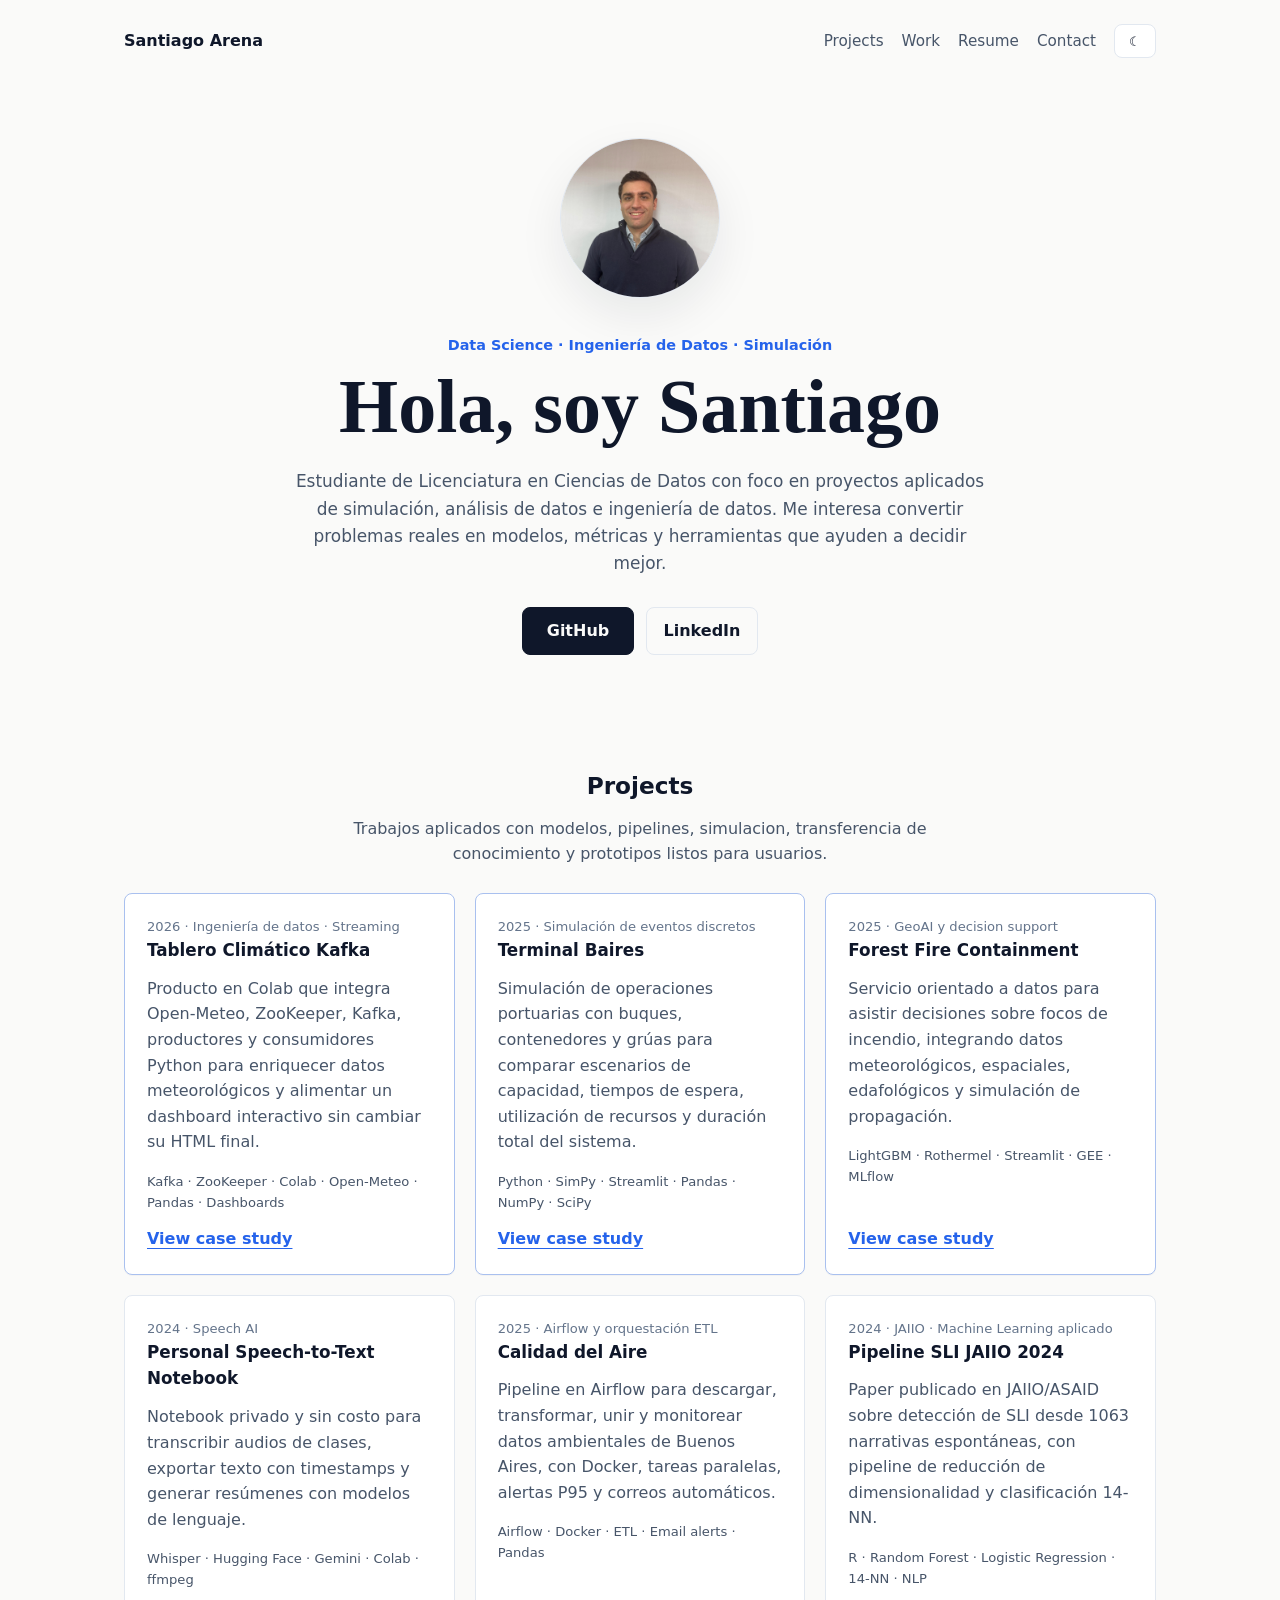
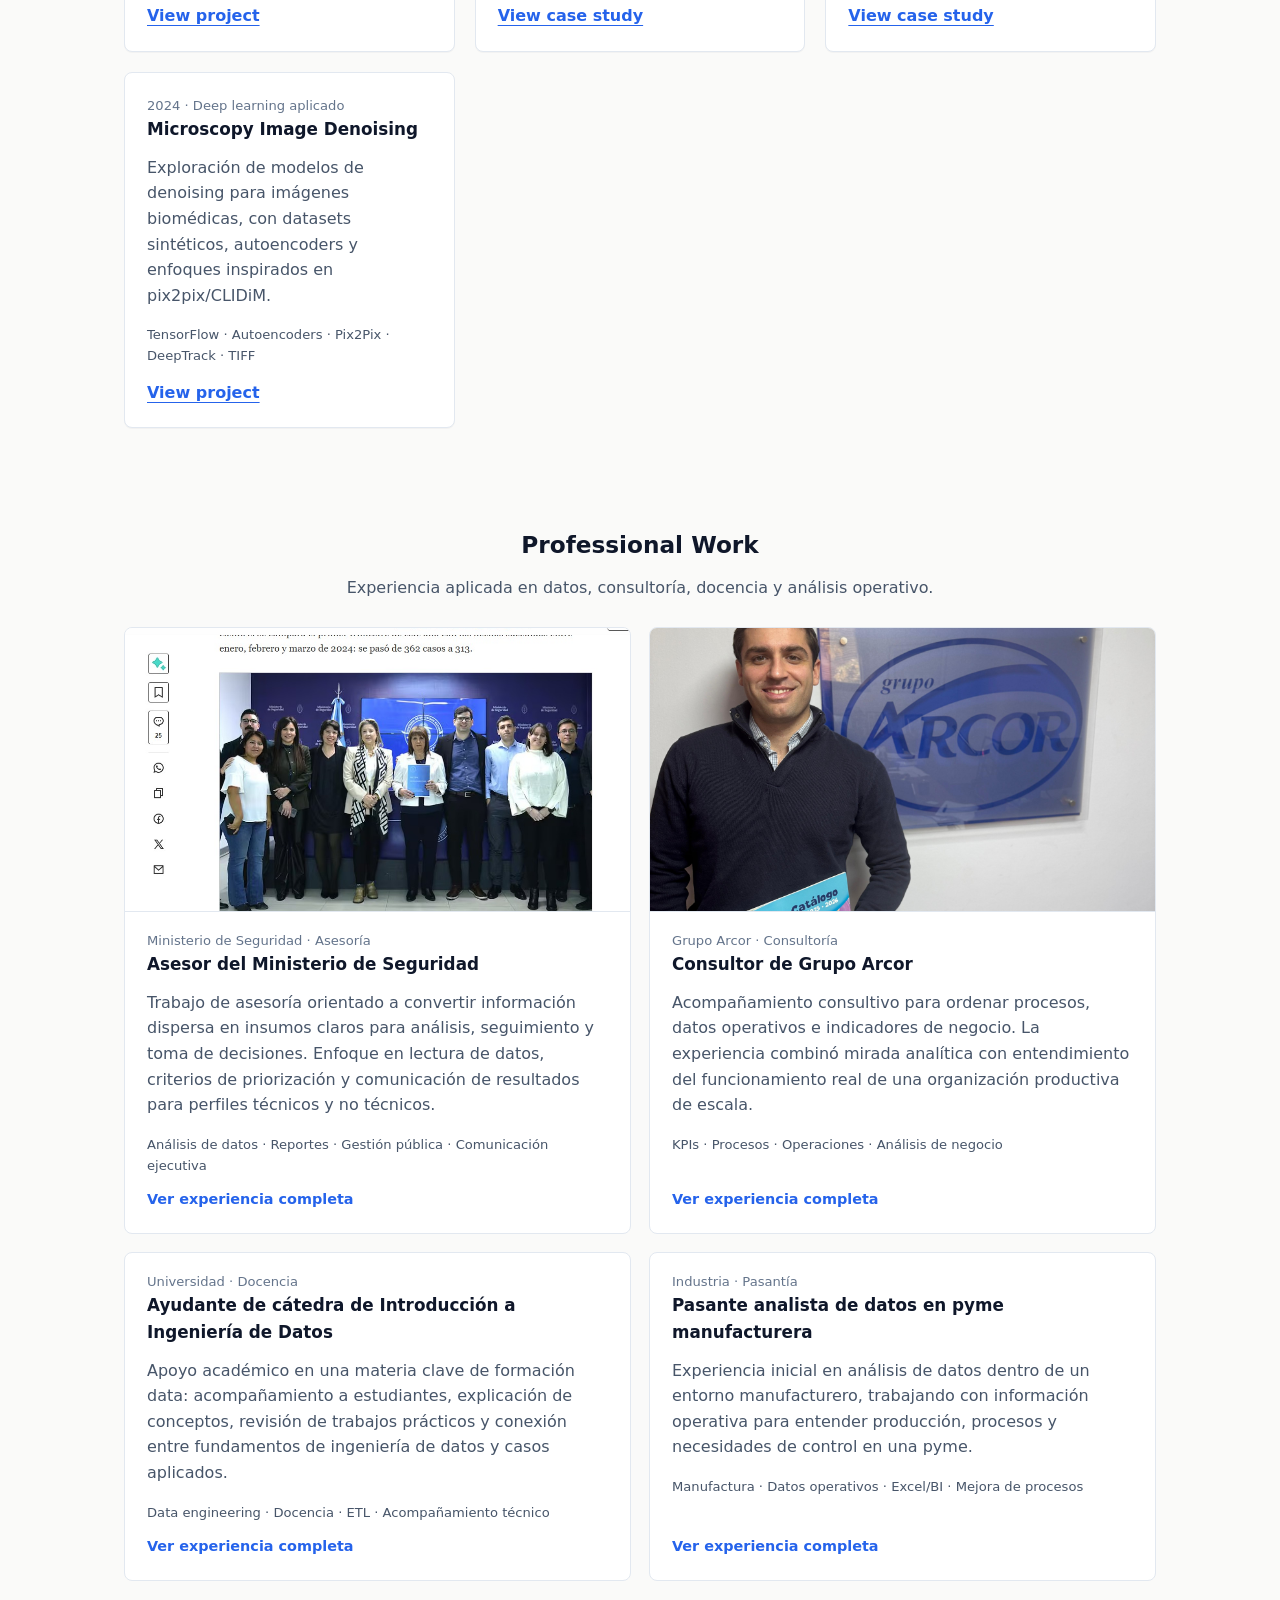
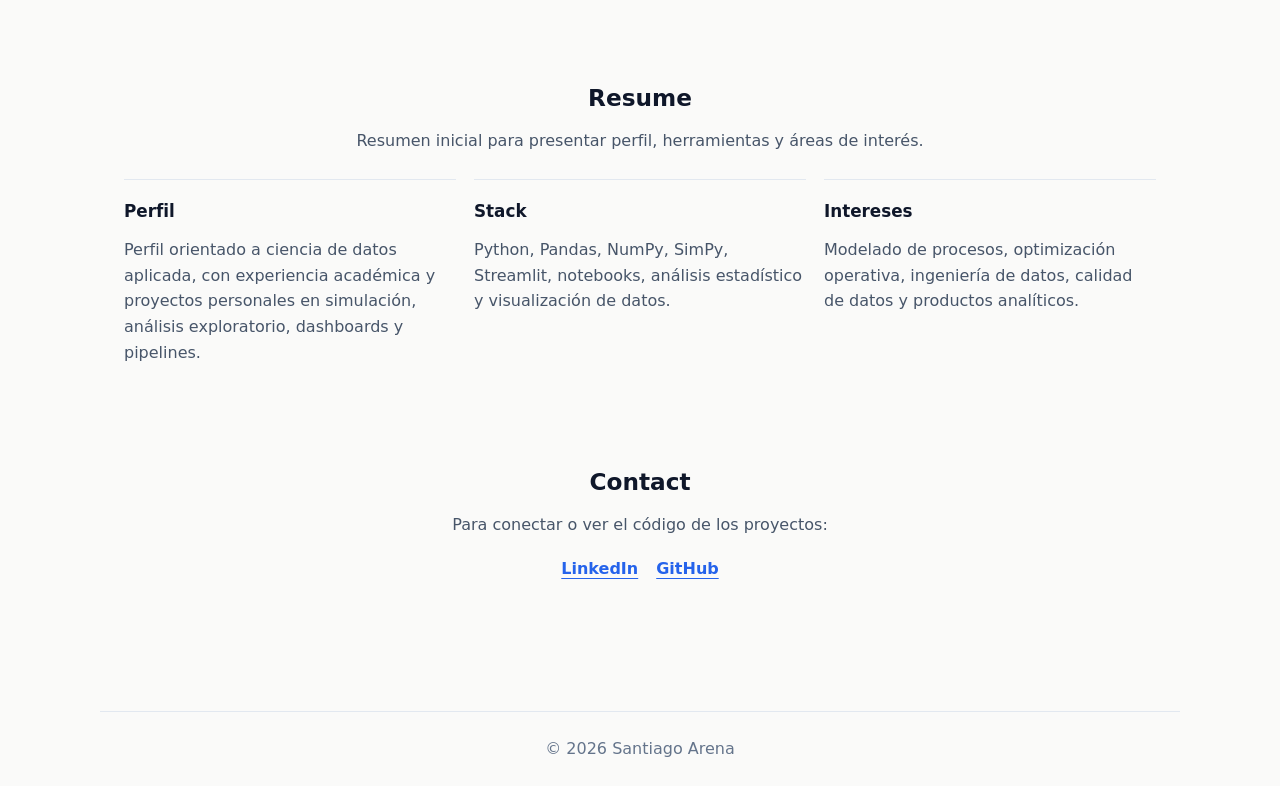
<file: index.html>
<!doctype html>
<html lang="es">
  <head>
    <meta charset="utf-8">
    <meta name="viewport" content="width=device-width, initial-scale=1">
    <title>Santiago Arena — Portfolio</title>
    <meta
      name="description"
      content="Portfolio online de Santiago Arena: proyectos de data science, simulacion, ingenieria de datos y analitica aplicada."
    >
    <script>
      (function () {
        const stored = localStorage.getItem("theme");
        const prefersDark = window.matchMedia("(prefers-color-scheme: dark)").matches;
        document.documentElement.classList.toggle("dark", stored ? stored === "dark" : prefersDark);
      })();
    </script>
    <link rel="stylesheet" href="styles.css">
  </head>
  <body>
    <header class="site-header">
      <a class="brand" href="#inicio">Santiago Arena</a>
      <nav class="nav" aria-label="Principal">
        <a href="#proyectos">Projects</a>
        <a href="#trabajo">Work</a>
        <a href="#resume">Resume</a>
        <a href="#contacto">Contact</a>
        <button class="theme-toggle" id="theme-toggle" type="button" aria-label="Cambiar tema" title="Cambiar tema">
          <span class="theme-icon theme-icon-light">☀</span>
          <span class="theme-icon theme-icon-dark">☾</span>
        </button>
      </nav>
    </header>

    <main>
      <section class="hero" id="inicio">
        <img
          class="portrait"
          src="assets/profile/portada_landing.jpeg"
          alt="Foto de perfil de Santiago Arena"
          width="160"
          height="160"
        >
        <p class="eyebrow">Data Science · Ingeniería de Datos · Simulación</p>
        <h1>Hola, soy Santiago</h1>
        <p class="intro">
          Estudiante de Licenciatura en Ciencias de Datos con foco en proyectos aplicados de simulación,
          análisis de datos e ingeniería de datos. Me interesa convertir problemas reales en modelos,
          métricas y herramientas que ayuden a decidir mejor.
        </p>
        <div class="hero-actions" aria-label="Enlaces principales">
          <a class="button button-primary" href="https://github.com/SantiagoarenaDS?tab=repositories" target="_blank" rel="noreferrer">GitHub</a>
          <a class="button" href="https://www.linkedin.com/in/santiago-arena-92a8191a2" target="_blank" rel="noreferrer">LinkedIn</a>
        </div>
      </section>

      <section class="section" id="proyectos">
        <div class="section-heading">
          <h2>Projects</h2>
          <p>Trabajos aplicados con modelos, pipelines, simulacion, transferencia de conocimiento y prototipos listos para usuarios.</p>
        </div>

        <div class="project-grid">
          <article class="project-card feature-card">
            <div class="project-meta">2026 · Ingeniería de datos · Streaming</div>
            <h3>Tablero Climático Kafka</h3>
            <p>
              Producto en Colab que integra Open-Meteo, ZooKeeper, Kafka, productores y consumidores Python
              para enriquecer datos meteorológicos y alimentar un dashboard interactivo sin cambiar su HTML final.
            </p>
            <p class="tags">Kafka · ZooKeeper · Colab · Open-Meteo · Pandas · Dashboards</p>
            <a href="projects/weather-streaming/">View case study</a>
          </article>

          <article class="project-card feature-card">
            <div class="project-meta">2025 · Simulación de eventos discretos</div>
            <h3>Terminal Baires</h3>
            <p>
              Simulación de operaciones portuarias con buques, contenedores y grúas para comparar escenarios
              de capacidad, tiempos de espera, utilización de recursos y duración total del sistema.
            </p>
            <p class="tags">Python · SimPy · Streamlit · Pandas · NumPy · SciPy</p>
            <a href="projects/terminal-baires/">View case study</a>
          </article>

          <article class="project-card feature-card">
            <div class="project-meta">2025 · GeoAI y decision support</div>
            <h3>Forest Fire Containment</h3>
            <p>
              Servicio orientado a datos para asistir decisiones sobre focos de incendio, integrando datos
              meteorológicos, espaciales, edafológicos y simulación de propagación.
            </p>
            <p class="tags">LightGBM · Rothermel · Streamlit · GEE · MLflow</p>
            <a href="projects/forest-fire/">View case study</a>
          </article>

          <article class="project-card">
            <div class="project-meta">2024 · Speech AI</div>
            <h3>Personal Speech-to-Text Notebook</h3>
            <p>
              Notebook privado y sin costo para transcribir audios de clases, exportar texto con timestamps
              y generar resúmenes con modelos de lenguaje.
            </p>
            <p class="tags">Whisper · Hugging Face · Gemini · Colab · ffmpeg</p>
            <a href="projects/speech-to-text/">View project</a>
          </article>

          <article class="project-card">
            <div class="project-meta">2025 · Airflow y orquestación ETL</div>
            <h3>Calidad del Aire</h3>
            <p>
              Pipeline en Airflow para descargar, transformar, unir y monitorear datos ambientales de Buenos Aires,
              con Docker, tareas paralelas, alertas P95 y correos automáticos.
            </p>
            <p class="tags">Airflow · Docker · ETL · Email alerts · Pandas</p>
            <a href="projects/calidad-del-aire/">View case study</a>
          </article>

          <article class="project-card">
            <div class="project-meta">2024 · JAIIO · Machine Learning aplicado</div>
            <h3>Pipeline SLI JAIIO 2024</h3>
            <p>
              Paper publicado en JAIIO/ASAID sobre detección de SLI desde 1063 narrativas espontáneas,
              con pipeline de reducción de dimensionalidad y clasificación 14-NN.
            </p>
            <p class="tags">R · Random Forest · Logistic Regression · 14-NN · NLP</p>
            <a href="projects/sli-jaiio/">View case study</a>
          </article>

          <article class="project-card">
            <div class="project-meta">2024 · Deep learning aplicado</div>
            <h3>Microscopy Image Denoising</h3>
            <p>
              Exploración de modelos de denoising para imágenes biomédicas, con datasets sintéticos,
              autoencoders y enfoques inspirados en pix2pix/CLIDiM.
            </p>
            <p class="tags">TensorFlow · Autoencoders · Pix2Pix · DeepTrack · TIFF</p>
            <a href="projects/denoising/">View project</a>
          </article>
        </div>
      </section>

      <section class="section work-section" id="trabajo">
        <div class="section-heading">
          <h2>Professional Work</h2>
          <p>Experiencia aplicada en datos, consultoría, docencia y análisis operativo.</p>
        </div>

        <div class="work-grid">
          <a class="work-card" href="work/ministerio-seguridad/" aria-label="Ver experiencia del Ministerio de Seguridad">
            <img
              class="work-image"
              src="assets/work/ministerio-seguridad.jpeg"
              alt="Equipo del Ministerio de Seguridad en una nota periodística de La Nación"
            >
            <div class="project-meta">Ministerio de Seguridad · Asesoría</div>
            <h3>Asesor del Ministerio de Seguridad</h3>
            <p>
              Trabajo de asesoría orientado a convertir información dispersa en insumos claros para análisis,
              seguimiento y toma de decisiones. Enfoque en lectura de datos, criterios de priorización y comunicación
              de resultados para perfiles técnicos y no técnicos.
            </p>
            <p class="tags">Análisis de datos · Reportes · Gestión pública · Comunicación ejecutiva</p>
            <span class="work-link">Ver experiencia completa</span>
          </a>

          <a class="work-card" href="work/grupo-arcor/" aria-label="Ver experiencia de Grupo Arcor">
            <img
              class="work-image work-image-arcor"
              src="assets/work/grupo-arcor.jpeg"
              alt="Santiago Arena en Grupo Arcor"
            >
            <div class="project-meta">Grupo Arcor · Consultoría</div>
            <h3>Consultor de Grupo Arcor</h3>
            <p>
              Acompañamiento consultivo para ordenar procesos, datos operativos e indicadores de negocio. La experiencia
              combinó mirada analítica con entendimiento del funcionamiento real de una organización productiva de escala.
            </p>
            <p class="tags">KPIs · Procesos · Operaciones · Análisis de negocio</p>
            <span class="work-link">Ver experiencia completa</span>
          </a>

          <a class="work-card" href="work/docencia-ingenieria-datos/" aria-label="Ver experiencia docente en Ingeniería de Datos">
            <div class="project-meta">Universidad · Docencia</div>
            <h3>Ayudante de cátedra de Introducción a Ingeniería de Datos</h3>
            <p>
              Apoyo académico en una materia clave de formación data: acompañamiento a estudiantes, explicación de
              conceptos, revisión de trabajos prácticos y conexión entre fundamentos de ingeniería de datos y casos
              aplicados.
            </p>
            <p class="tags">Data engineering · Docencia · ETL · Acompañamiento técnico</p>
            <span class="work-link">Ver experiencia completa</span>
          </a>

          <a class="work-card" href="work/pasantia-manufacturera/" aria-label="Ver experiencia como pasante analista de datos">
            <div class="project-meta">Industria · Pasantía</div>
            <h3>Pasante analista de datos en pyme manufacturera</h3>
            <p>
              Experiencia inicial en análisis de datos dentro de un entorno manufacturero, trabajando con información
              operativa para entender producción, procesos y necesidades de control en una pyme.
            </p>
            <p class="tags">Manufactura · Datos operativos · Excel/BI · Mejora de procesos</p>
            <span class="work-link">Ver experiencia completa</span>
          </a>
        </div>
      </section>

      <section class="section resume-section" id="resume">
        <div class="section-heading">
          <h2>Resume</h2>
          <p>Resumen inicial para presentar perfil, herramientas y áreas de interés.</p>
        </div>

        <div class="resume-layout">
          <div class="resume-block">
            <h3>Perfil</h3>
            <p>
              Perfil orientado a ciencia de datos aplicada, con experiencia académica y proyectos personales
              en simulación, análisis exploratorio, dashboards y pipelines.
            </p>
          </div>
          <div class="resume-block">
            <h3>Stack</h3>
            <p>Python, Pandas, NumPy, SimPy, Streamlit, notebooks, análisis estadístico y visualización de datos.</p>
          </div>
          <div class="resume-block">
            <h3>Intereses</h3>
            <p>Modelado de procesos, optimización operativa, ingeniería de datos, calidad de datos y productos analíticos.</p>
          </div>
        </div>
      </section>

      <section class="section contact-section" id="contacto">
        <h2>Contact</h2>
        <p>Para conectar o ver el código de los proyectos:</p>
        <div class="contact-links">
          <a href="https://www.linkedin.com/in/santiago-arena-92a8191a2" target="_blank" rel="noreferrer">LinkedIn</a>
          <a href="https://github.com/SantiagoarenaDS" target="_blank" rel="noreferrer">GitHub</a>
        </div>
      </section>
    </main>

    <footer>
      <p>© 2026 Santiago Arena</p>
    </footer>

    <script src="script.js"></script>
  </body>
</html>
</file>
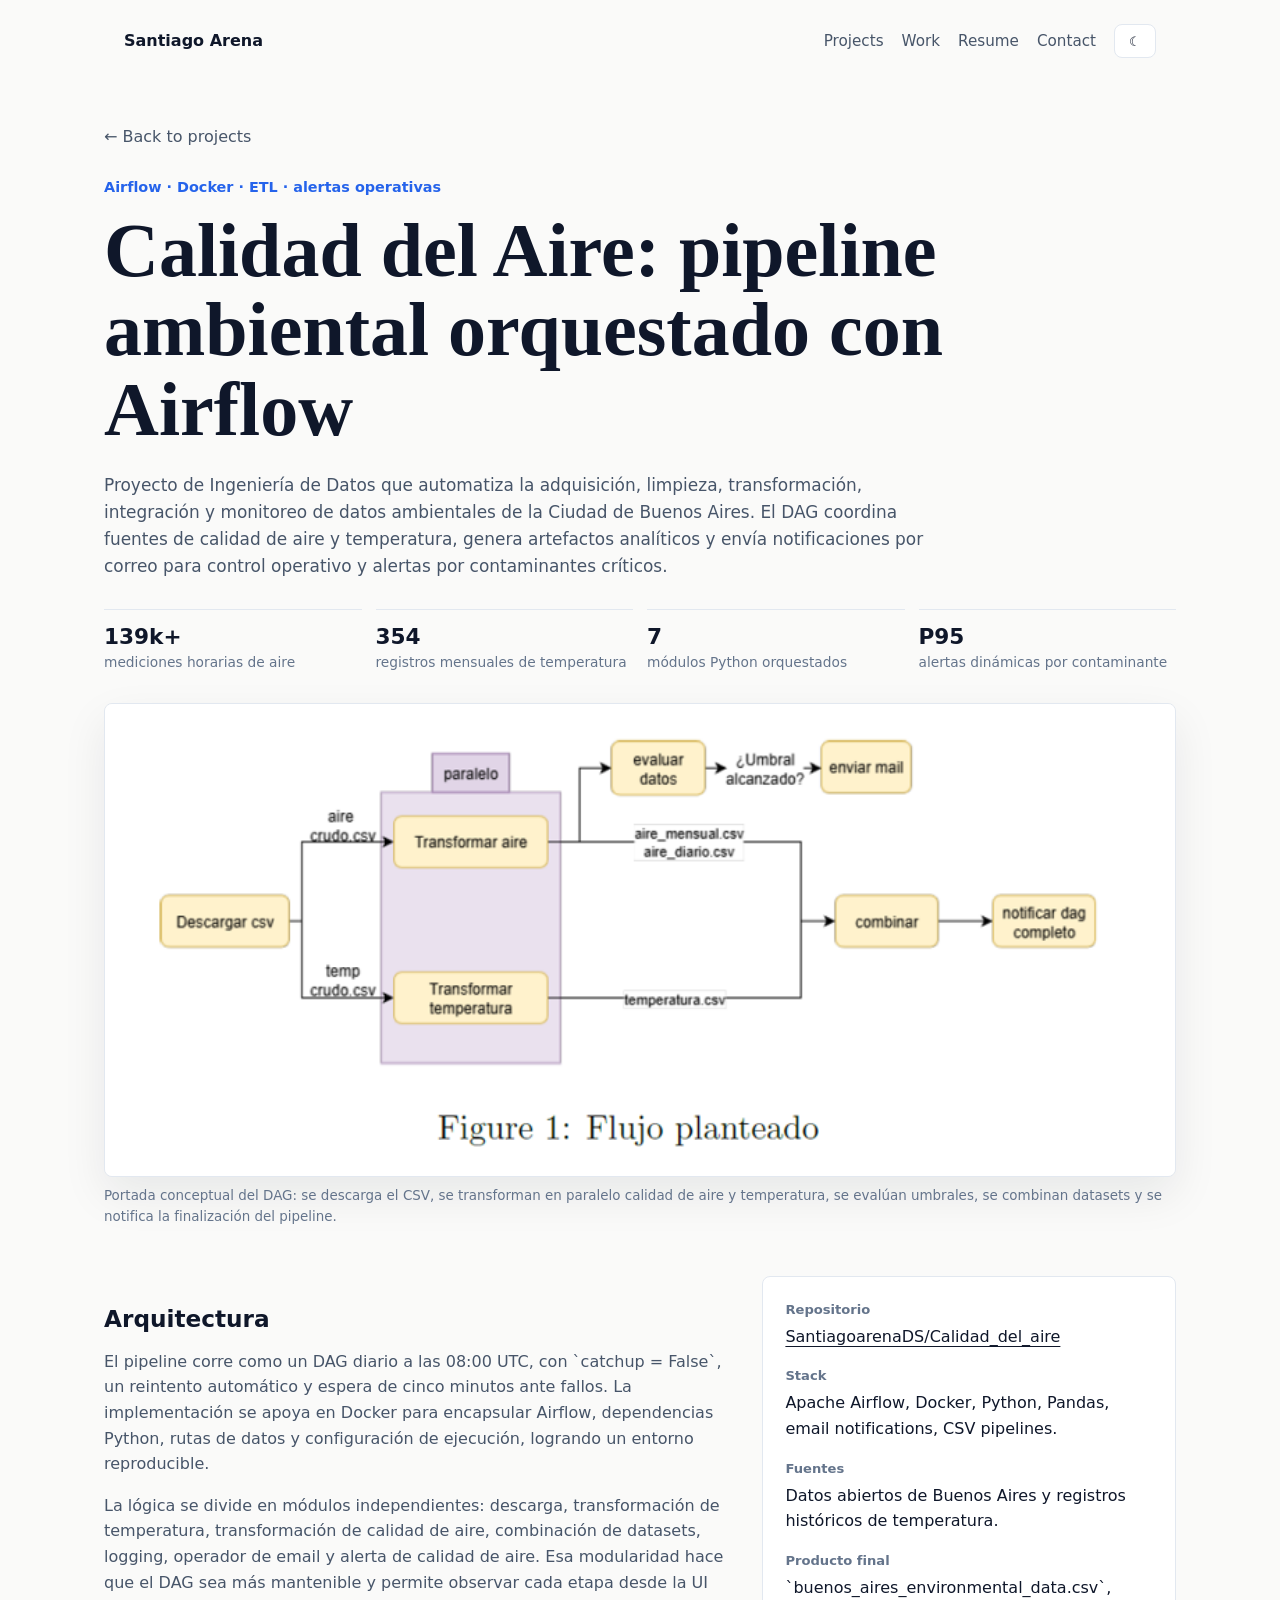
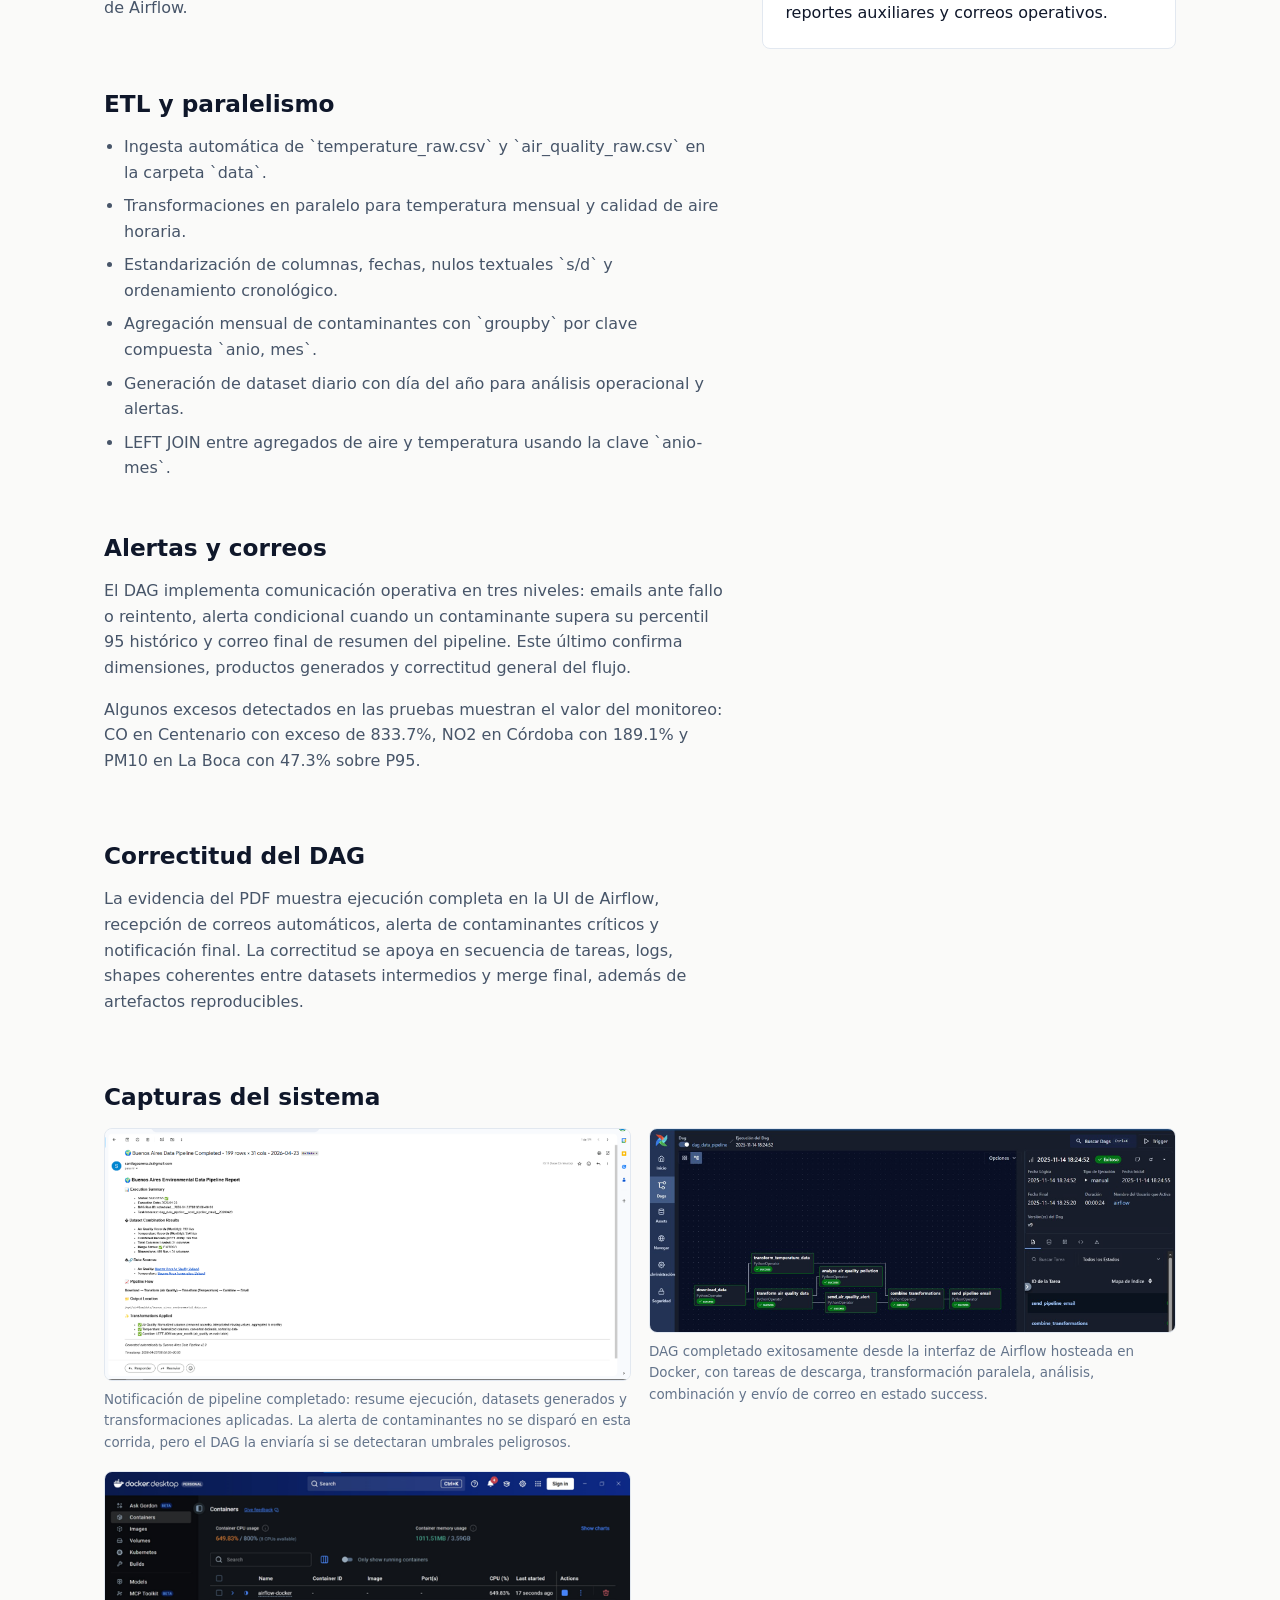
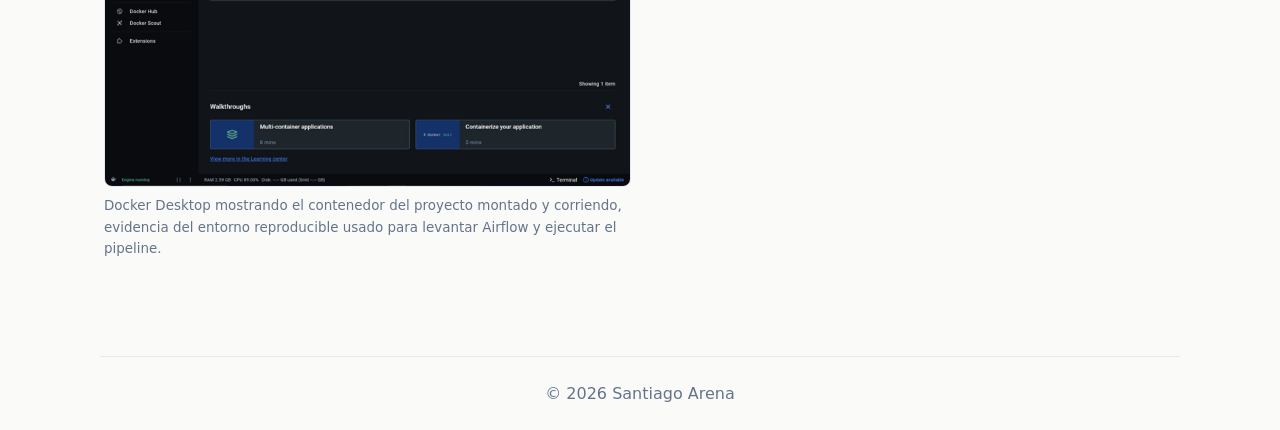
<file: projects/calidad-del-aire/index.html>
<!doctype html>
<html lang="es">
  <head>
    <meta charset="utf-8">
    <meta name="viewport" content="width=device-width, initial-scale=1">
    <title>Calidad del Aire — Santiago Arena</title>
    <meta name="description" content="Pipeline Airflow para datos de calidad de aire y temperatura de Buenos Aires.">
    <script>
      (function () {
        const stored = localStorage.getItem("theme");
        const prefersDark = window.matchMedia("(prefers-color-scheme: dark)").matches;
        document.documentElement.classList.toggle("dark", stored ? stored === "dark" : prefersDark);
      })();
    </script>
    <link rel="stylesheet" href="../../styles.css">
  </head>
  <body>
    <header class="site-header">
      <a class="brand" href="../../">Santiago Arena</a>
      <nav class="nav" aria-label="Principal">
        <a href="../../#proyectos">Projects</a>
        <a href="../../#trabajo">Work</a>
        <a href="../../#resume">Resume</a>
        <a href="../../#contacto">Contact</a>
        <button class="theme-toggle" id="theme-toggle" type="button" aria-label="Cambiar tema" title="Cambiar tema">
          <span class="theme-icon theme-icon-light">☀</span>
          <span class="theme-icon theme-icon-dark">☾</span>
        </button>
      </nav>
    </header>

    <main class="project-page">
      <section class="project-hero">
        <a class="back-link" href="../../#proyectos">← Back to projects</a>
        <p class="project-kicker">Airflow · Docker · ETL · alertas operativas</p>
        <h1>Calidad del Aire: pipeline ambiental orquestado con Airflow</h1>
        <p class="intro">
          Proyecto de Ingeniería de Datos que automatiza la adquisición, limpieza, transformación, integración
          y monitoreo de datos ambientales de la Ciudad de Buenos Aires. El DAG coordina fuentes de calidad
          de aire y temperatura, genera artefactos analíticos y envía notificaciones por correo para control
          operativo y alertas por contaminantes críticos.
        </p>
        <div class="metric-row">
          <div class="metric"><strong>139k+</strong><span>mediciones horarias de aire</span></div>
          <div class="metric"><strong>354</strong><span>registros mensuales de temperatura</span></div>
          <div class="metric"><strong>7</strong><span>módulos Python orquestados</span></div>
          <div class="metric"><strong>P95</strong><span>alertas dinámicas por contaminante</span></div>
        </div>
        <figure class="wide-figure">
          <img class="hero-visual" src="../../assets/projects/calidad-del-aire/flow-overview.png" alt="Flujo planteado del DAG de Calidad del Aire">
          <figcaption>
            Portada conceptual del DAG: se descarga el CSV, se transforman en paralelo calidad de aire y temperatura,
            se evalúan umbrales, se combinan datasets y se notifica la finalización del pipeline.
          </figcaption>
        </figure>
      </section>

      <div class="case-layout">
        <article>
          <section class="case-section">
            <h2>Arquitectura</h2>
            <p>
              El pipeline corre como un DAG diario a las 08:00 UTC, con `catchup = False`, un reintento automático
              y espera de cinco minutos ante fallos. La implementación se apoya en Docker para encapsular Airflow,
              dependencias Python, rutas de datos y configuración de ejecución, logrando un entorno reproducible.
            </p>
            <p>
              La lógica se divide en módulos independientes: descarga, transformación de temperatura, transformación
              de calidad de aire, combinación de datasets, logging, operador de email y alerta de calidad de aire.
              Esa modularidad hace que el DAG sea más mantenible y permite observar cada etapa desde la UI de Airflow.
            </p>
          </section>

          <section class="case-section">
            <h2>ETL y paralelismo</h2>
            <ul>
              <li>Ingesta automática de `temperature_raw.csv` y `air_quality_raw.csv` en la carpeta `data`.</li>
              <li>Transformaciones en paralelo para temperatura mensual y calidad de aire horaria.</li>
              <li>Estandarización de columnas, fechas, nulos textuales `s/d` y ordenamiento cronológico.</li>
              <li>Agregación mensual de contaminantes con `groupby` por clave compuesta `anio, mes`.</li>
              <li>Generación de dataset diario con día del año para análisis operacional y alertas.</li>
              <li>LEFT JOIN entre agregados de aire y temperatura usando la clave `anio-mes`.</li>
            </ul>
          </section>

          <section class="case-section">
            <h2>Alertas y correos</h2>
            <p>
              El DAG implementa comunicación operativa en tres niveles: emails ante fallo o reintento, alerta
              condicional cuando un contaminante supera su percentil 95 histórico y correo final de resumen
              del pipeline. Este último confirma dimensiones, productos generados y correctitud general del flujo.
            </p>
            <p>
              Algunos excesos detectados en las pruebas muestran el valor del monitoreo: CO en Centenario con
              exceso de 833.7%, NO2 en Córdoba con 189.1% y PM10 en La Boca con 47.3% sobre P95.
            </p>
          </section>

          <section class="case-section">
            <h2>Correctitud del DAG</h2>
            <p>
              La evidencia del PDF muestra ejecución completa en la UI de Airflow, recepción de correos automáticos,
              alerta de contaminantes críticos y notificación final. La correctitud se apoya en secuencia de tareas,
              logs, shapes coherentes entre datasets intermedios y merge final, además de artefactos reproducibles.
            </p>
          </section>
        </article>

        <aside class="side-panel">
          <dl>
            <dt>Repositorio</dt>
            <dd><a href="https://github.com/SantiagoarenaDS/Calidad_del_aire" target="_blank" rel="noreferrer">SantiagoarenaDS/Calidad_del_aire</a></dd>
            <dt>Stack</dt>
            <dd>Apache Airflow, Docker, Python, Pandas, email notifications, CSV pipelines.</dd>
            <dt>Fuentes</dt>
            <dd>Datos abiertos de Buenos Aires y registros históricos de temperatura.</dd>
            <dt>Producto final</dt>
            <dd>`buenos_aires_environmental_data.csv`, reportes auxiliares y correos operativos.</dd>
          </dl>
        </aside>
      </div>

      <section class="case-section">
        <h2>Capturas del sistema</h2>
        <div class="image-grid">
          <figure>
            <img src="../../assets/projects/calidad-del-aire/email-summary.png" alt="Correo de pipeline completado de Airflow">
            <figcaption>
              Notificación de pipeline completado: resume ejecución, datasets generados y transformaciones aplicadas.
              La alerta de contaminantes no se disparó en esta corrida, pero el DAG la enviaría si se detectaran
              umbrales peligrosos.
            </figcaption>
          </figure>
          <figure>
            <img src="../../assets/projects/calidad-del-aire/airflow-success.png" alt="DAG completado exitosamente en Airflow">
            <figcaption>
              DAG completado exitosamente desde la interfaz de Airflow hosteada en Docker, con tareas de descarga,
              transformación paralela, análisis, combinación y envío de correo en estado success.
            </figcaption>
          </figure>
          <figure>
            <img src="../../assets/projects/calidad-del-aire/docker-running.png" alt="Docker Desktop con contenedor de Airflow corriendo">
            <figcaption>
              Docker Desktop mostrando el contenedor del proyecto montado y corriendo, evidencia del entorno reproducible
              usado para levantar Airflow y ejecutar el pipeline.
            </figcaption>
          </figure>
        </div>
      </section>
    </main>

    <footer>
      <p>© 2026 Santiago Arena</p>
    </footer>
    <script src="../../script.js"></script>
  </body>
</html>
</file>
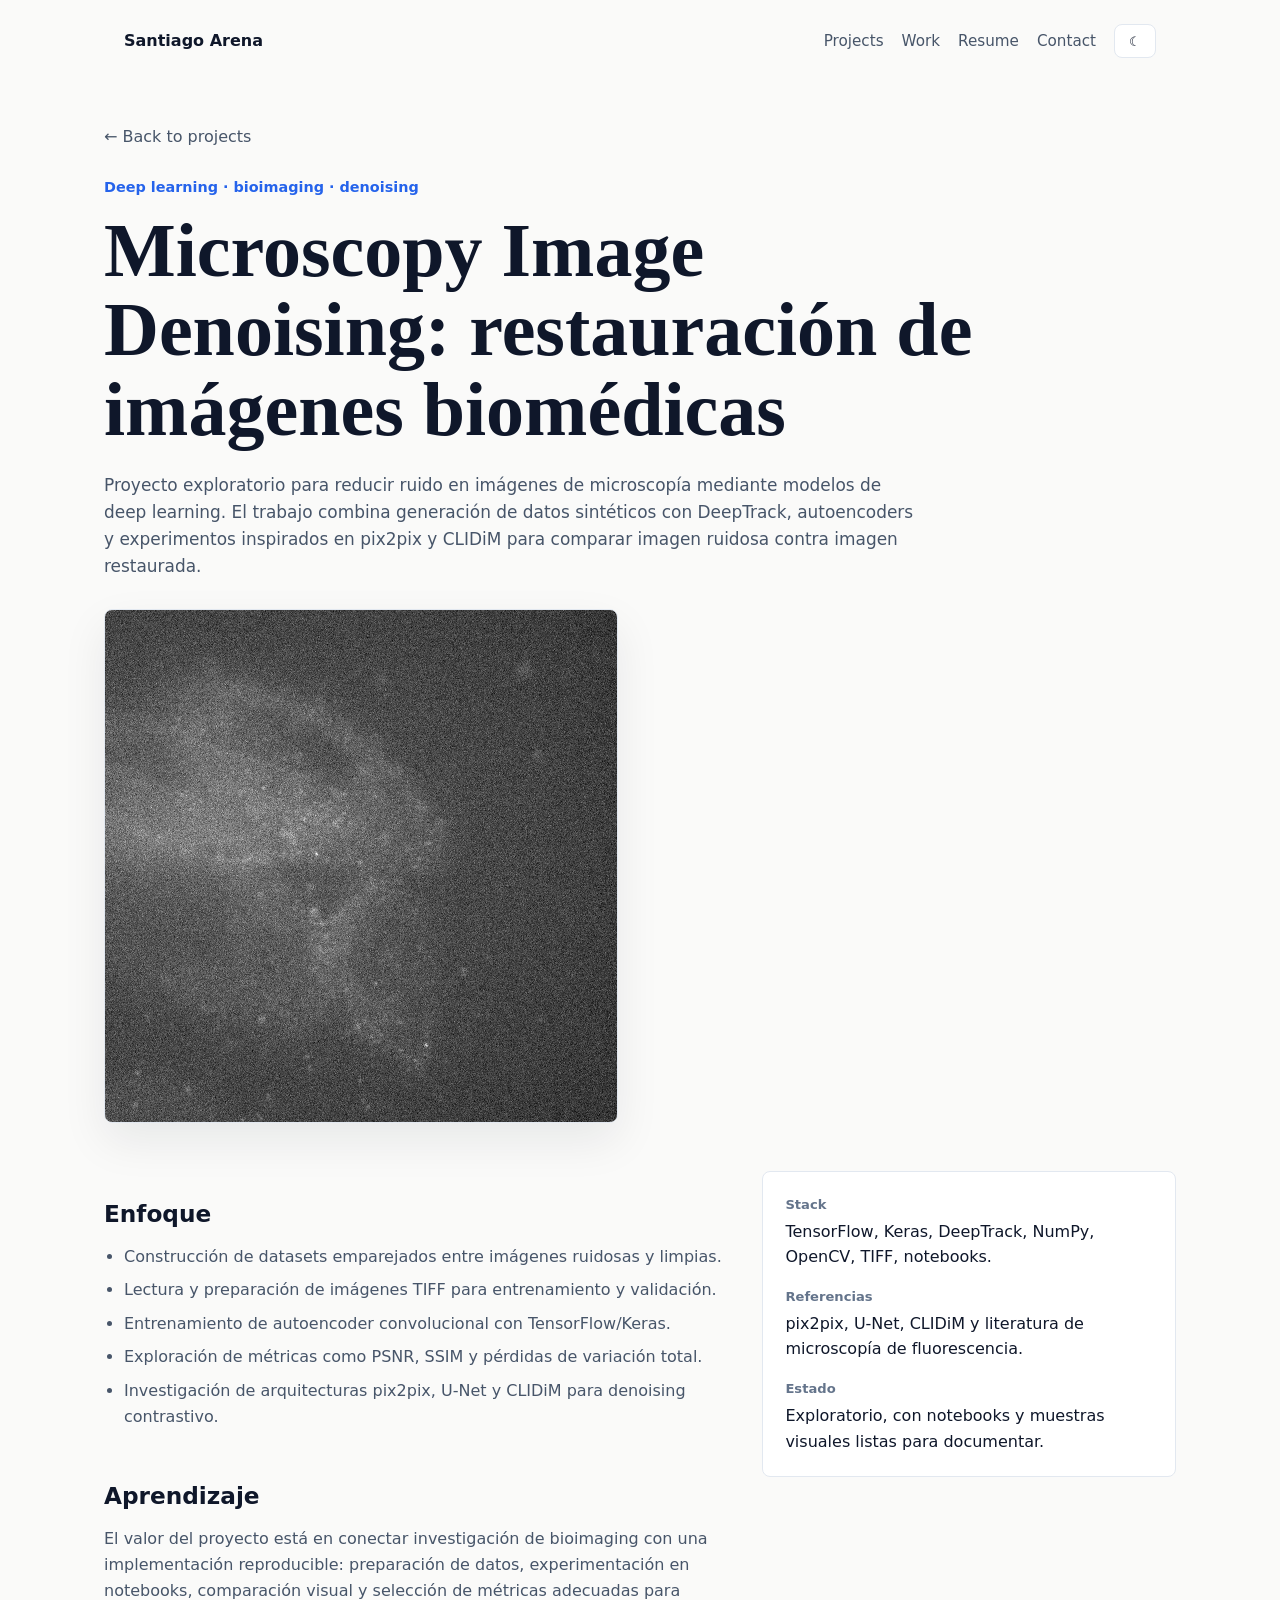
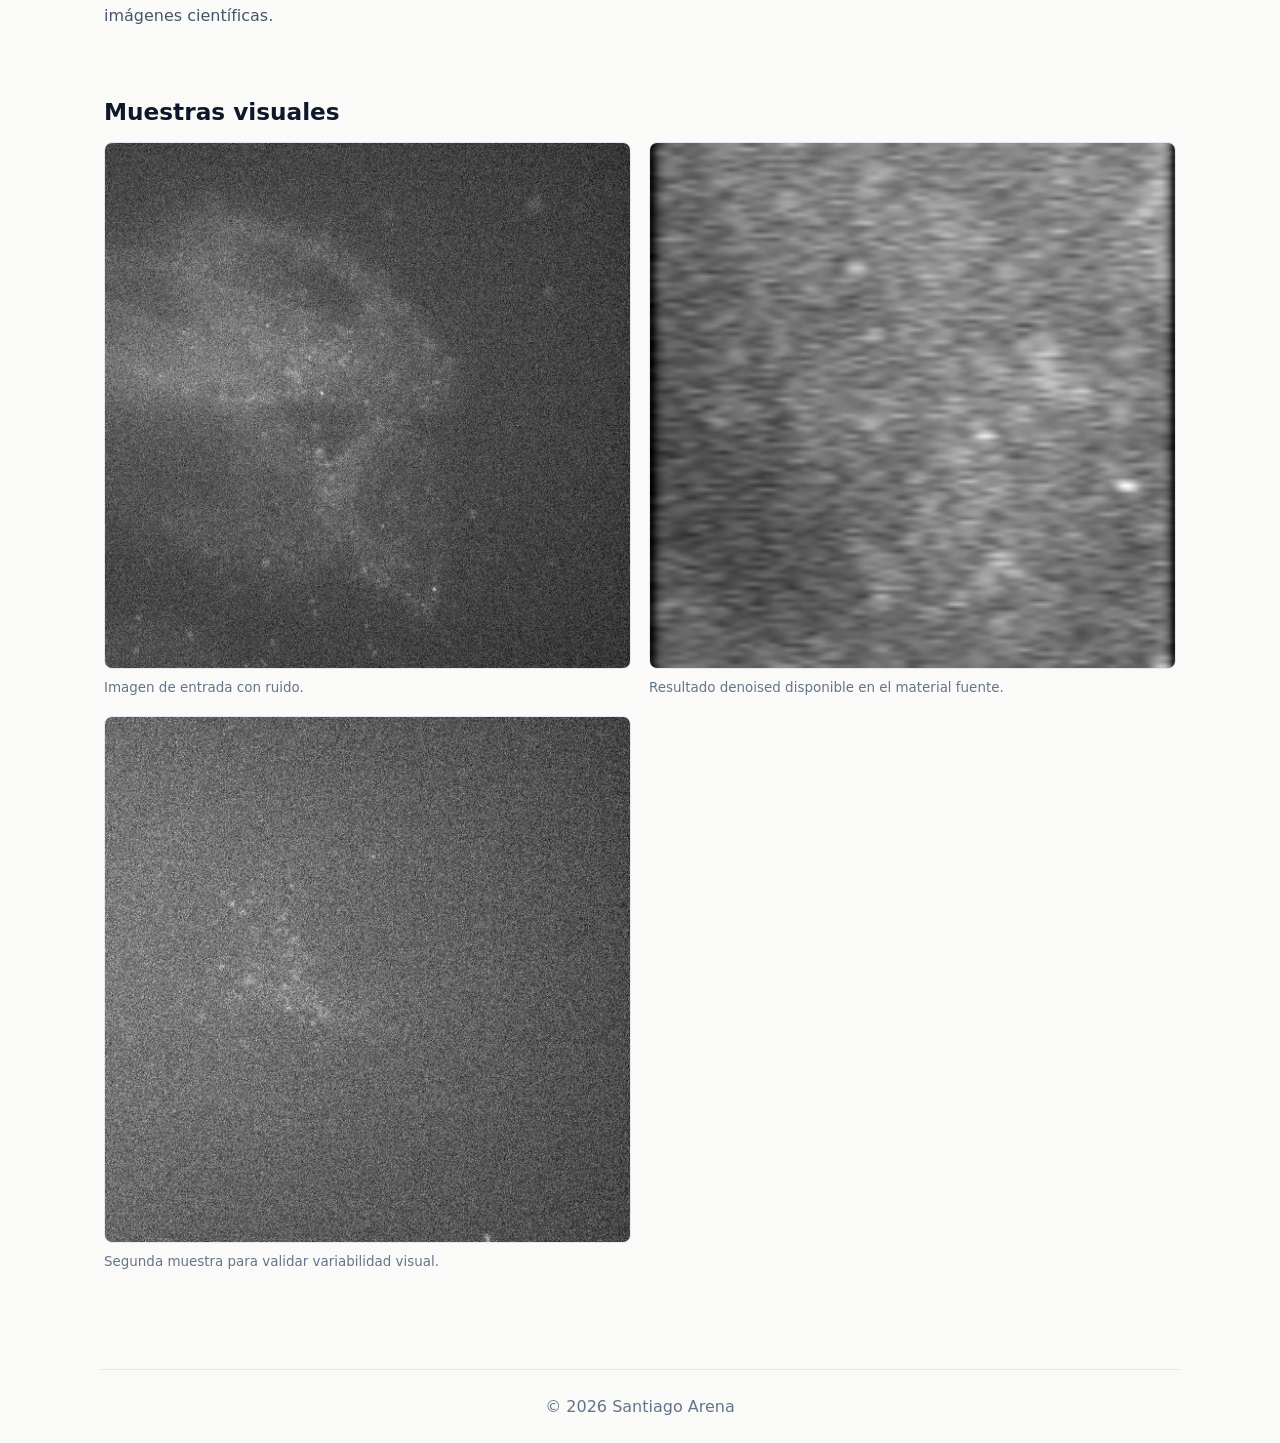
<file: projects/denoising/index.html>
<!doctype html>
<html lang="es">
  <head>
    <meta charset="utf-8">
    <meta name="viewport" content="width=device-width, initial-scale=1">
    <title>Microscopy Image Denoising — Santiago Arena</title>
    <meta name="description" content="Proyecto exploratorio de denoising de imagenes biomédicas con deep learning.">
    <script>
      (function () {
        const stored = localStorage.getItem("theme");
        const prefersDark = window.matchMedia("(prefers-color-scheme: dark)").matches;
        document.documentElement.classList.toggle("dark", stored ? stored === "dark" : prefersDark);
      })();
    </script>
    <link rel="stylesheet" href="../../styles.css">
  </head>
  <body>
    <header class="site-header">
      <a class="brand" href="../../">Santiago Arena</a>
      <nav class="nav" aria-label="Principal">
        <a href="../../#proyectos">Projects</a>
        <a href="../../#trabajo">Work</a>
        <a href="../../#resume">Resume</a>
        <a href="../../#contacto">Contact</a>
        <button class="theme-toggle" id="theme-toggle" type="button" aria-label="Cambiar tema" title="Cambiar tema">
          <span class="theme-icon theme-icon-light">☀</span>
          <span class="theme-icon theme-icon-dark">☾</span>
        </button>
      </nav>
    </header>

    <main class="project-page">
      <section class="project-hero">
        <a class="back-link" href="../../#proyectos">← Back to projects</a>
        <p class="project-kicker">Deep learning · bioimaging · denoising</p>
        <h1>Microscopy Image Denoising: restauración de imágenes biomédicas</h1>
        <p class="intro">
          Proyecto exploratorio para reducir ruido en imágenes de microscopía mediante modelos de deep learning.
          El trabajo combina generación de datos sintéticos con DeepTrack, autoencoders y experimentos inspirados
          en pix2pix y CLIDiM para comparar imagen ruidosa contra imagen restaurada.
        </p>
        <img class="hero-visual" src="../../assets/projects/denoising/microscopy-noisy-a.png" alt="Imagen de microscopía con ruido">
      </section>

      <div class="case-layout">
        <article>
          <section class="case-section">
            <h2>Enfoque</h2>
            <ul>
              <li>Construcción de datasets emparejados entre imágenes ruidosas y limpias.</li>
              <li>Lectura y preparación de imágenes TIFF para entrenamiento y validación.</li>
              <li>Entrenamiento de autoencoder convolucional con TensorFlow/Keras.</li>
              <li>Exploración de métricas como PSNR, SSIM y pérdidas de variación total.</li>
              <li>Investigación de arquitecturas pix2pix, U-Net y CLIDiM para denoising contrastivo.</li>
            </ul>
          </section>

          <section class="case-section">
            <h2>Aprendizaje</h2>
            <p>
              El valor del proyecto está en conectar investigación de bioimaging con una implementación
              reproducible: preparación de datos, experimentación en notebooks, comparación visual y selección
              de métricas adecuadas para imágenes científicas.
            </p>
          </section>
        </article>

        <aside class="side-panel">
          <dl>
            <dt>Stack</dt>
            <dd>TensorFlow, Keras, DeepTrack, NumPy, OpenCV, TIFF, notebooks.</dd>
            <dt>Referencias</dt>
            <dd>pix2pix, U-Net, CLIDiM y literatura de microscopía de fluorescencia.</dd>
            <dt>Estado</dt>
            <dd>Exploratorio, con notebooks y muestras visuales listas para documentar.</dd>
          </dl>
        </aside>
      </div>

      <section class="case-section">
        <h2>Muestras visuales</h2>
        <div class="image-grid">
          <figure>
            <img src="../../assets/projects/denoising/microscopy-noisy-a.png" alt="Muestra ruidosa A">
            <figcaption>Imagen de entrada con ruido.</figcaption>
          </figure>
          <figure>
            <img src="../../assets/projects/denoising/microscopy-denoised-a.png" alt="Muestra denoised A">
            <figcaption>Resultado denoised disponible en el material fuente.</figcaption>
          </figure>
          <figure>
            <img src="../../assets/projects/denoising/microscopy-noisy-b.png" alt="Muestra ruidosa B">
            <figcaption>Segunda muestra para validar variabilidad visual.</figcaption>
          </figure>
        </div>
      </section>
    </main>

    <footer>
      <p>© 2026 Santiago Arena</p>
    </footer>
    <script src="../../script.js"></script>
  </body>
</html>
</file>
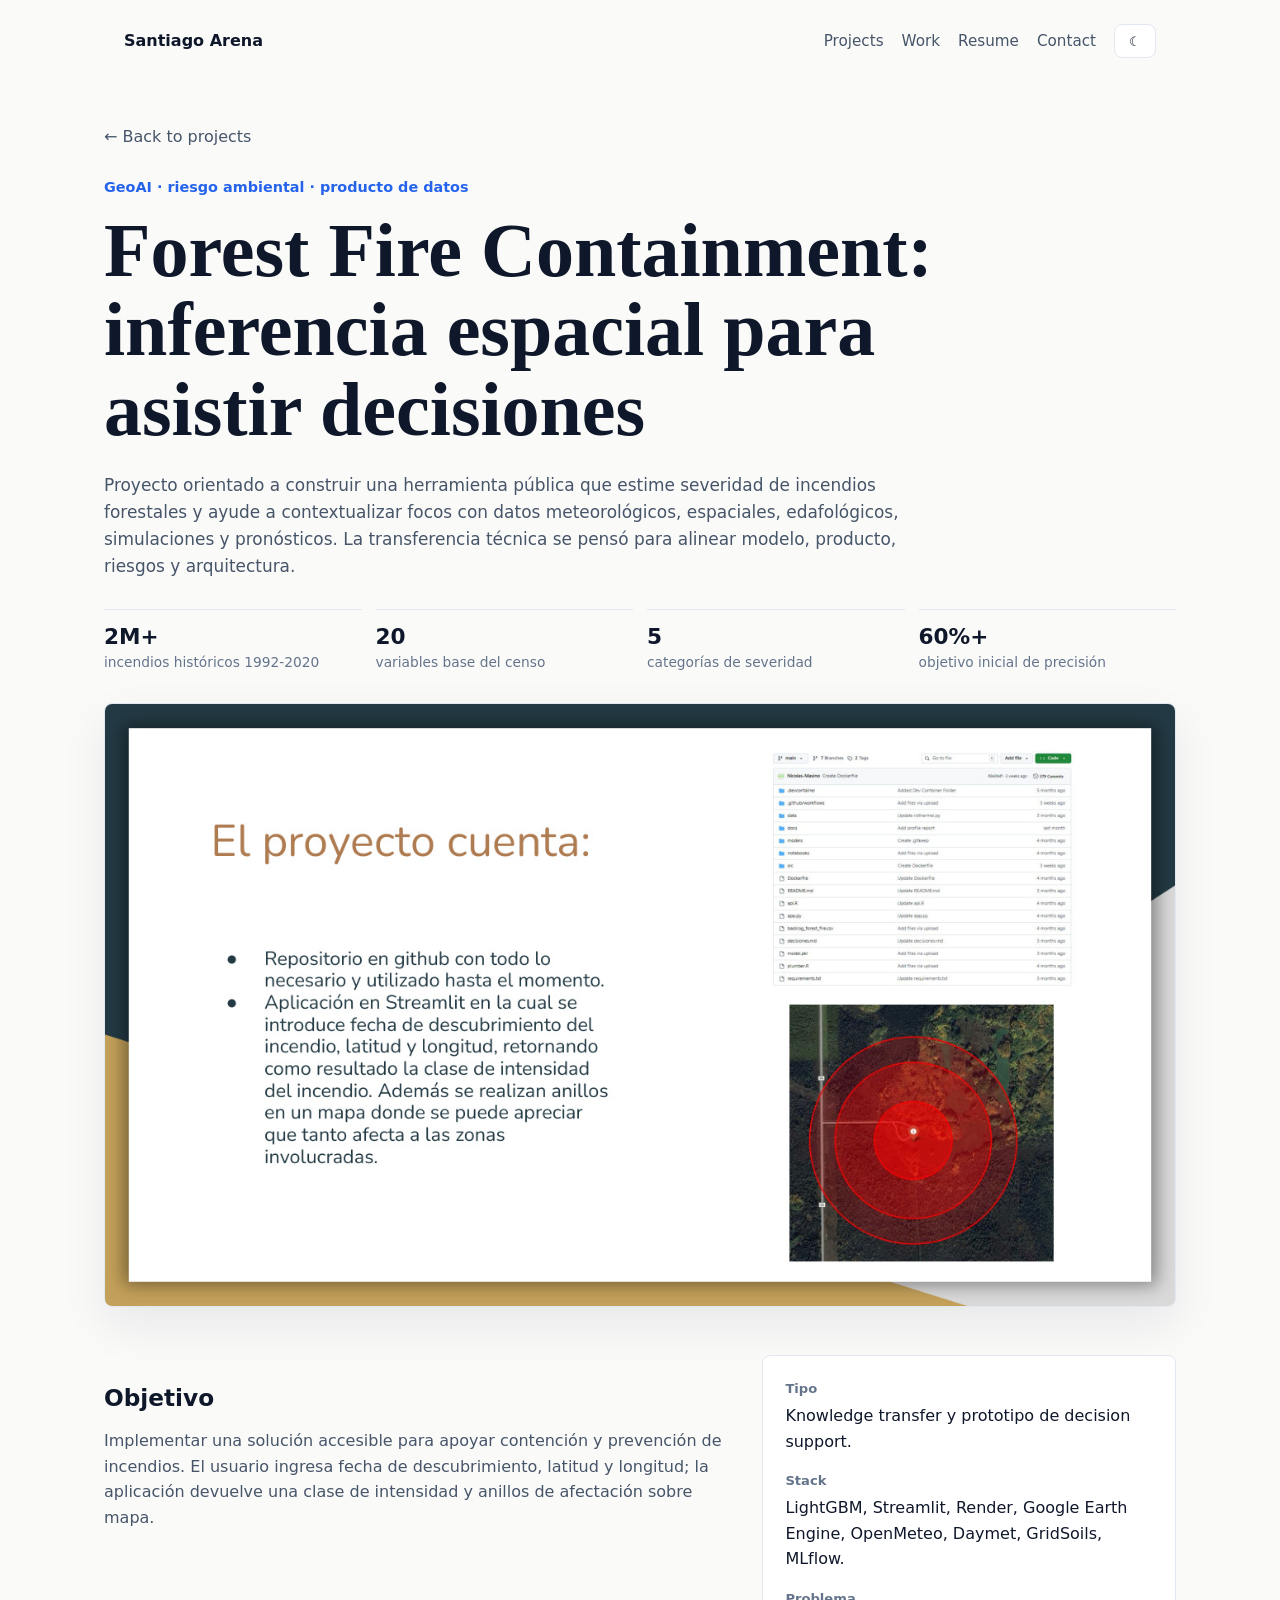
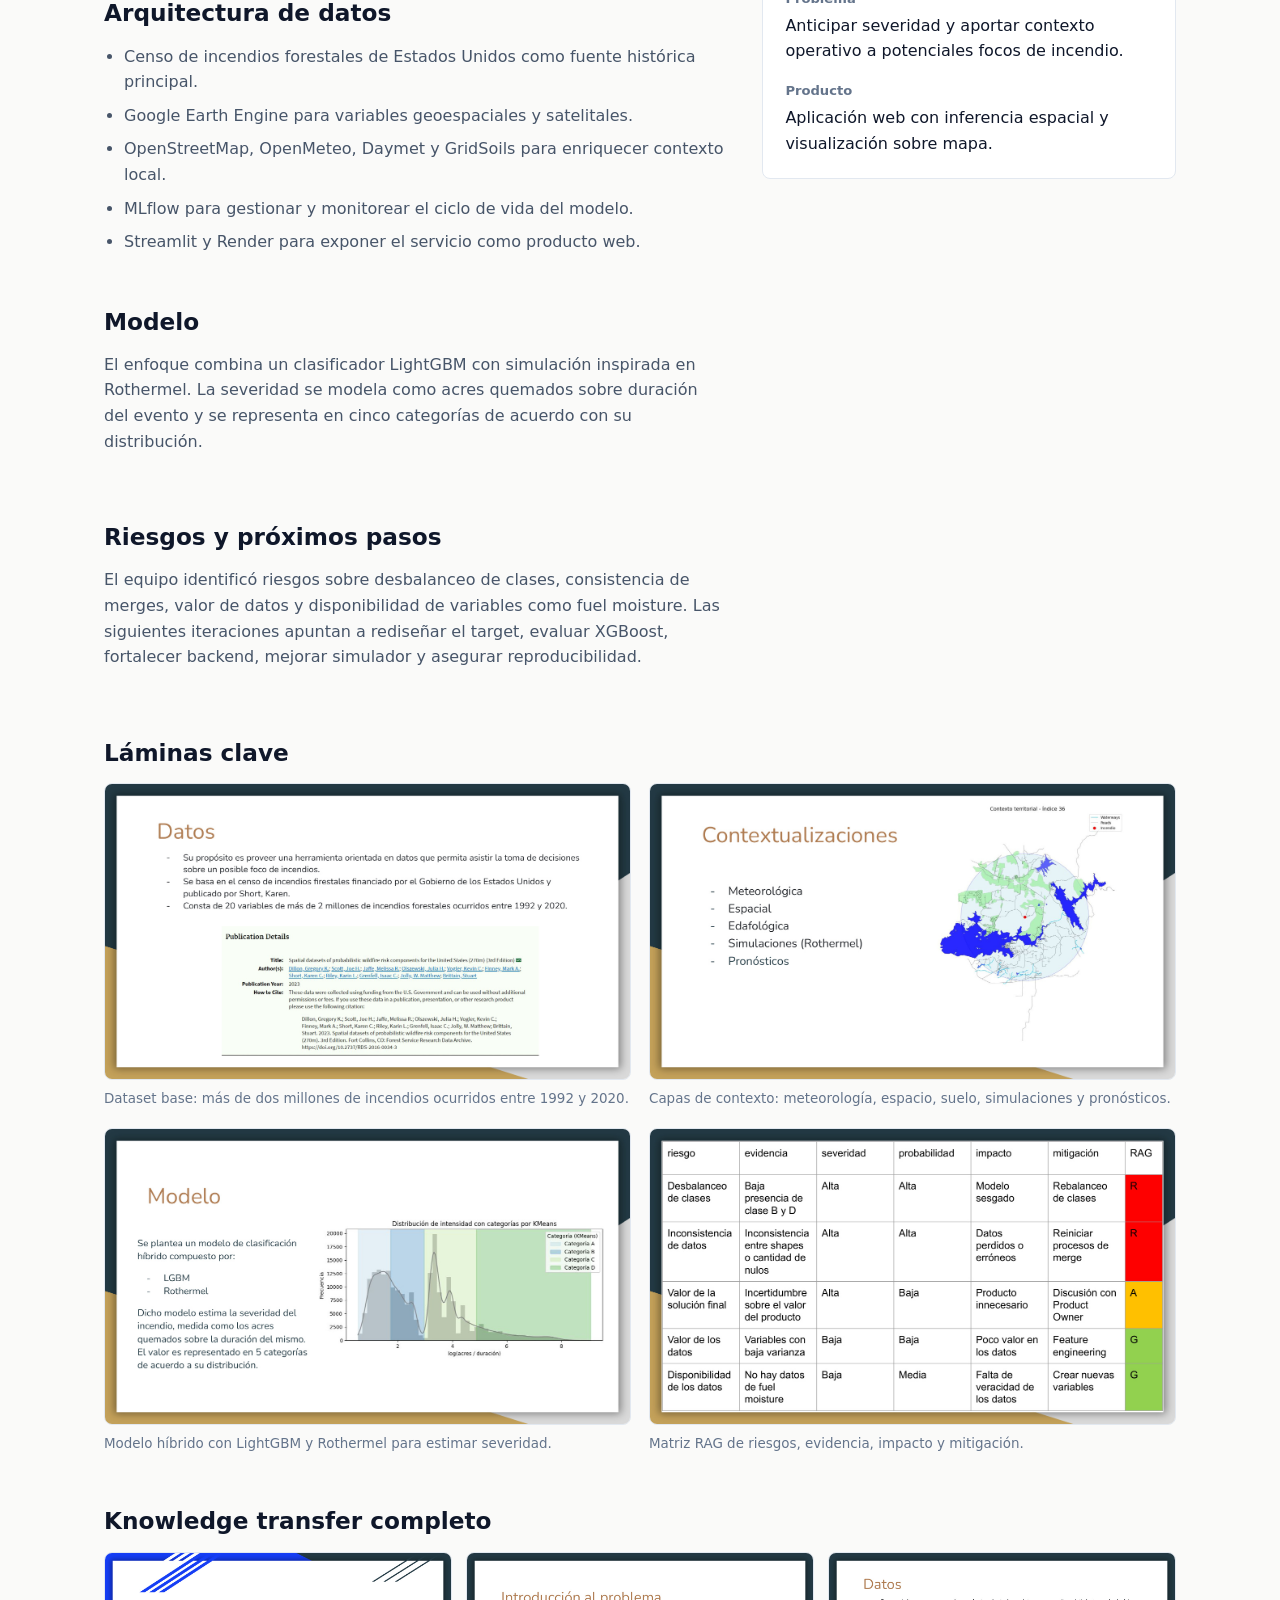
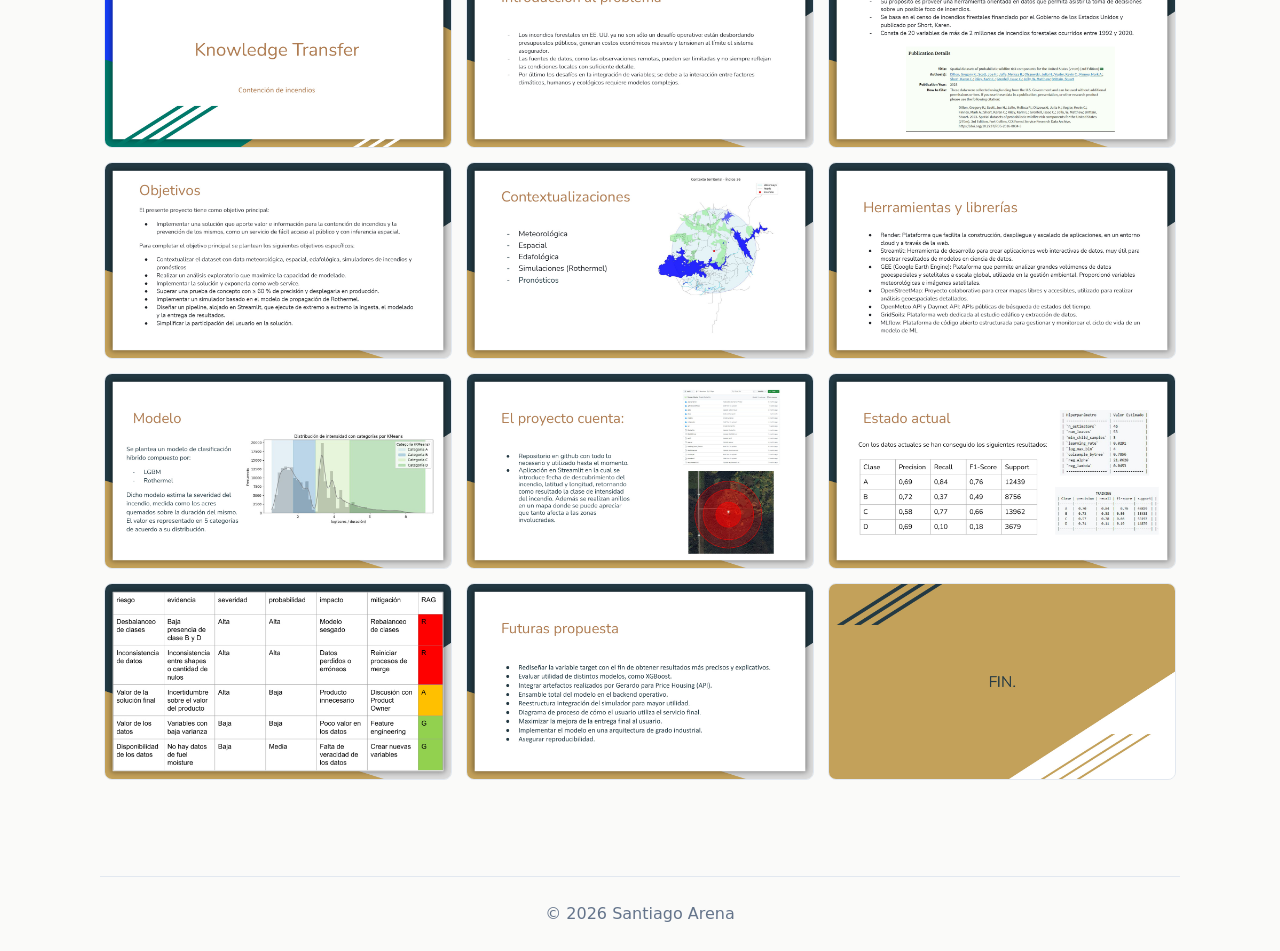
<file: projects/forest-fire/index.html>
<!doctype html>
<html lang="es">
  <head>
    <meta charset="utf-8">
    <meta name="viewport" content="width=device-width, initial-scale=1">
    <title>Forest Fire Containment — Santiago Arena</title>
    <meta name="description" content="Caso de estudio de decision support para contencion y prevencion de incendios forestales.">
    <script>
      (function () {
        const stored = localStorage.getItem("theme");
        const prefersDark = window.matchMedia("(prefers-color-scheme: dark)").matches;
        document.documentElement.classList.toggle("dark", stored ? stored === "dark" : prefersDark);
      })();
    </script>
    <link rel="stylesheet" href="../../styles.css">
  </head>
  <body>
    <header class="site-header">
      <a class="brand" href="../../">Santiago Arena</a>
      <nav class="nav" aria-label="Principal">
        <a href="../../#proyectos">Projects</a>
        <a href="../../#trabajo">Work</a>
        <a href="../../#resume">Resume</a>
        <a href="../../#contacto">Contact</a>
        <button class="theme-toggle" id="theme-toggle" type="button" aria-label="Cambiar tema" title="Cambiar tema">
          <span class="theme-icon theme-icon-light">☀</span>
          <span class="theme-icon theme-icon-dark">☾</span>
        </button>
      </nav>
    </header>

    <main class="project-page">
      <section class="project-hero">
        <a class="back-link" href="../../#proyectos">← Back to projects</a>
        <p class="project-kicker">GeoAI · riesgo ambiental · producto de datos</p>
        <h1>Forest Fire Containment: inferencia espacial para asistir decisiones</h1>
        <p class="intro">
          Proyecto orientado a construir una herramienta pública que estime severidad de incendios forestales
          y ayude a contextualizar focos con datos meteorológicos, espaciales, edafológicos, simulaciones y
          pronósticos. La transferencia técnica se pensó para alinear modelo, producto, riesgos y arquitectura.
        </p>
        <div class="metric-row">
          <div class="metric"><strong>2M+</strong><span>incendios históricos 1992-2020</span></div>
          <div class="metric"><strong>20</strong><span>variables base del censo</span></div>
          <div class="metric"><strong>5</strong><span>categorías de severidad</span></div>
          <div class="metric"><strong>60%+</strong><span>objetivo inicial de precisión</span></div>
        </div>
        <img class="hero-visual" src="../../assets/projects/forest-fire/knowledge-transfer-08.jpg" alt="Aplicacion Streamlit de Forest Fire">
      </section>

      <div class="case-layout">
        <article>
          <section class="case-section">
            <h2>Objetivo</h2>
            <p>
              Implementar una solución accesible para apoyar contención y prevención de incendios. El usuario
              ingresa fecha de descubrimiento, latitud y longitud; la aplicación devuelve una clase de intensidad
              y anillos de afectación sobre mapa.
            </p>
          </section>

          <section class="case-section">
            <h2>Arquitectura de datos</h2>
            <ul>
              <li>Censo de incendios forestales de Estados Unidos como fuente histórica principal.</li>
              <li>Google Earth Engine para variables geoespaciales y satelitales.</li>
              <li>OpenStreetMap, OpenMeteo, Daymet y GridSoils para enriquecer contexto local.</li>
              <li>MLflow para gestionar y monitorear el ciclo de vida del modelo.</li>
              <li>Streamlit y Render para exponer el servicio como producto web.</li>
            </ul>
          </section>

          <section class="case-section">
            <h2>Modelo</h2>
            <p>
              El enfoque combina un clasificador LightGBM con simulación inspirada en Rothermel. La severidad
              se modela como acres quemados sobre duración del evento y se representa en cinco categorías de
              acuerdo con su distribución.
            </p>
          </section>

          <section class="case-section">
            <h2>Riesgos y próximos pasos</h2>
            <p>
              El equipo identificó riesgos sobre desbalanceo de clases, consistencia de merges, valor de datos
              y disponibilidad de variables como fuel moisture. Las siguientes iteraciones apuntan a rediseñar
              el target, evaluar XGBoost, fortalecer backend, mejorar simulador y asegurar reproducibilidad.
            </p>
          </section>
        </article>

        <aside class="side-panel">
          <dl>
            <dt>Tipo</dt>
            <dd>Knowledge transfer y prototipo de decision support.</dd>
            <dt>Stack</dt>
            <dd>LightGBM, Streamlit, Render, Google Earth Engine, OpenMeteo, Daymet, GridSoils, MLflow.</dd>
            <dt>Problema</dt>
            <dd>Anticipar severidad y aportar contexto operativo a potenciales focos de incendio.</dd>
            <dt>Producto</dt>
            <dd>Aplicación web con inferencia espacial y visualización sobre mapa.</dd>
          </dl>
        </aside>
      </div>

      <section class="case-section">
        <h2>Láminas clave</h2>
        <div class="image-grid">
          <figure>
            <img src="../../assets/projects/forest-fire/knowledge-transfer-03.jpg" alt="Datos del proyecto Forest Fire">
            <figcaption>Dataset base: más de dos millones de incendios ocurridos entre 1992 y 2020.</figcaption>
          </figure>
          <figure>
            <img src="../../assets/projects/forest-fire/knowledge-transfer-05.jpg" alt="Contextualizaciones del proyecto Forest Fire">
            <figcaption>Capas de contexto: meteorología, espacio, suelo, simulaciones y pronósticos.</figcaption>
          </figure>
          <figure>
            <img src="../../assets/projects/forest-fire/knowledge-transfer-07.jpg" alt="Modelo Forest Fire">
            <figcaption>Modelo híbrido con LightGBM y Rothermel para estimar severidad.</figcaption>
          </figure>
          <figure>
            <img src="../../assets/projects/forest-fire/knowledge-transfer-10.jpg" alt="Riesgos del proyecto Forest Fire">
            <figcaption>Matriz RAG de riesgos, evidencia, impacto y mitigación.</figcaption>
          </figure>
        </div>
      </section>

      <section class="case-section">
        <h2>Knowledge transfer completo</h2>
        <div class="slide-gallery">
          <img src="../../assets/projects/forest-fire/knowledge-transfer-01.jpg" alt="Forest Fire knowledge transfer 1">
          <img src="../../assets/projects/forest-fire/knowledge-transfer-02.jpg" alt="Forest Fire knowledge transfer 2">
          <img src="../../assets/projects/forest-fire/knowledge-transfer-03.jpg" alt="Forest Fire knowledge transfer 3">
          <img src="../../assets/projects/forest-fire/knowledge-transfer-04.jpg" alt="Forest Fire knowledge transfer 4">
          <img src="../../assets/projects/forest-fire/knowledge-transfer-05.jpg" alt="Forest Fire knowledge transfer 5">
          <img src="../../assets/projects/forest-fire/knowledge-transfer-06.jpg" alt="Forest Fire knowledge transfer 6">
          <img src="../../assets/projects/forest-fire/knowledge-transfer-07.jpg" alt="Forest Fire knowledge transfer 7">
          <img src="../../assets/projects/forest-fire/knowledge-transfer-08.jpg" alt="Forest Fire knowledge transfer 8">
          <img src="../../assets/projects/forest-fire/knowledge-transfer-09.jpg" alt="Forest Fire knowledge transfer 9">
          <img src="../../assets/projects/forest-fire/knowledge-transfer-10.jpg" alt="Forest Fire knowledge transfer 10">
          <img src="../../assets/projects/forest-fire/knowledge-transfer-11.jpg" alt="Forest Fire knowledge transfer 11">
          <img src="../../assets/projects/forest-fire/knowledge-transfer-12.jpg" alt="Forest Fire knowledge transfer 12">
        </div>
      </section>
    </main>

    <footer>
      <p>© 2026 Santiago Arena</p>
    </footer>
    <script src="../../script.js"></script>
  </body>
</html>
</file>
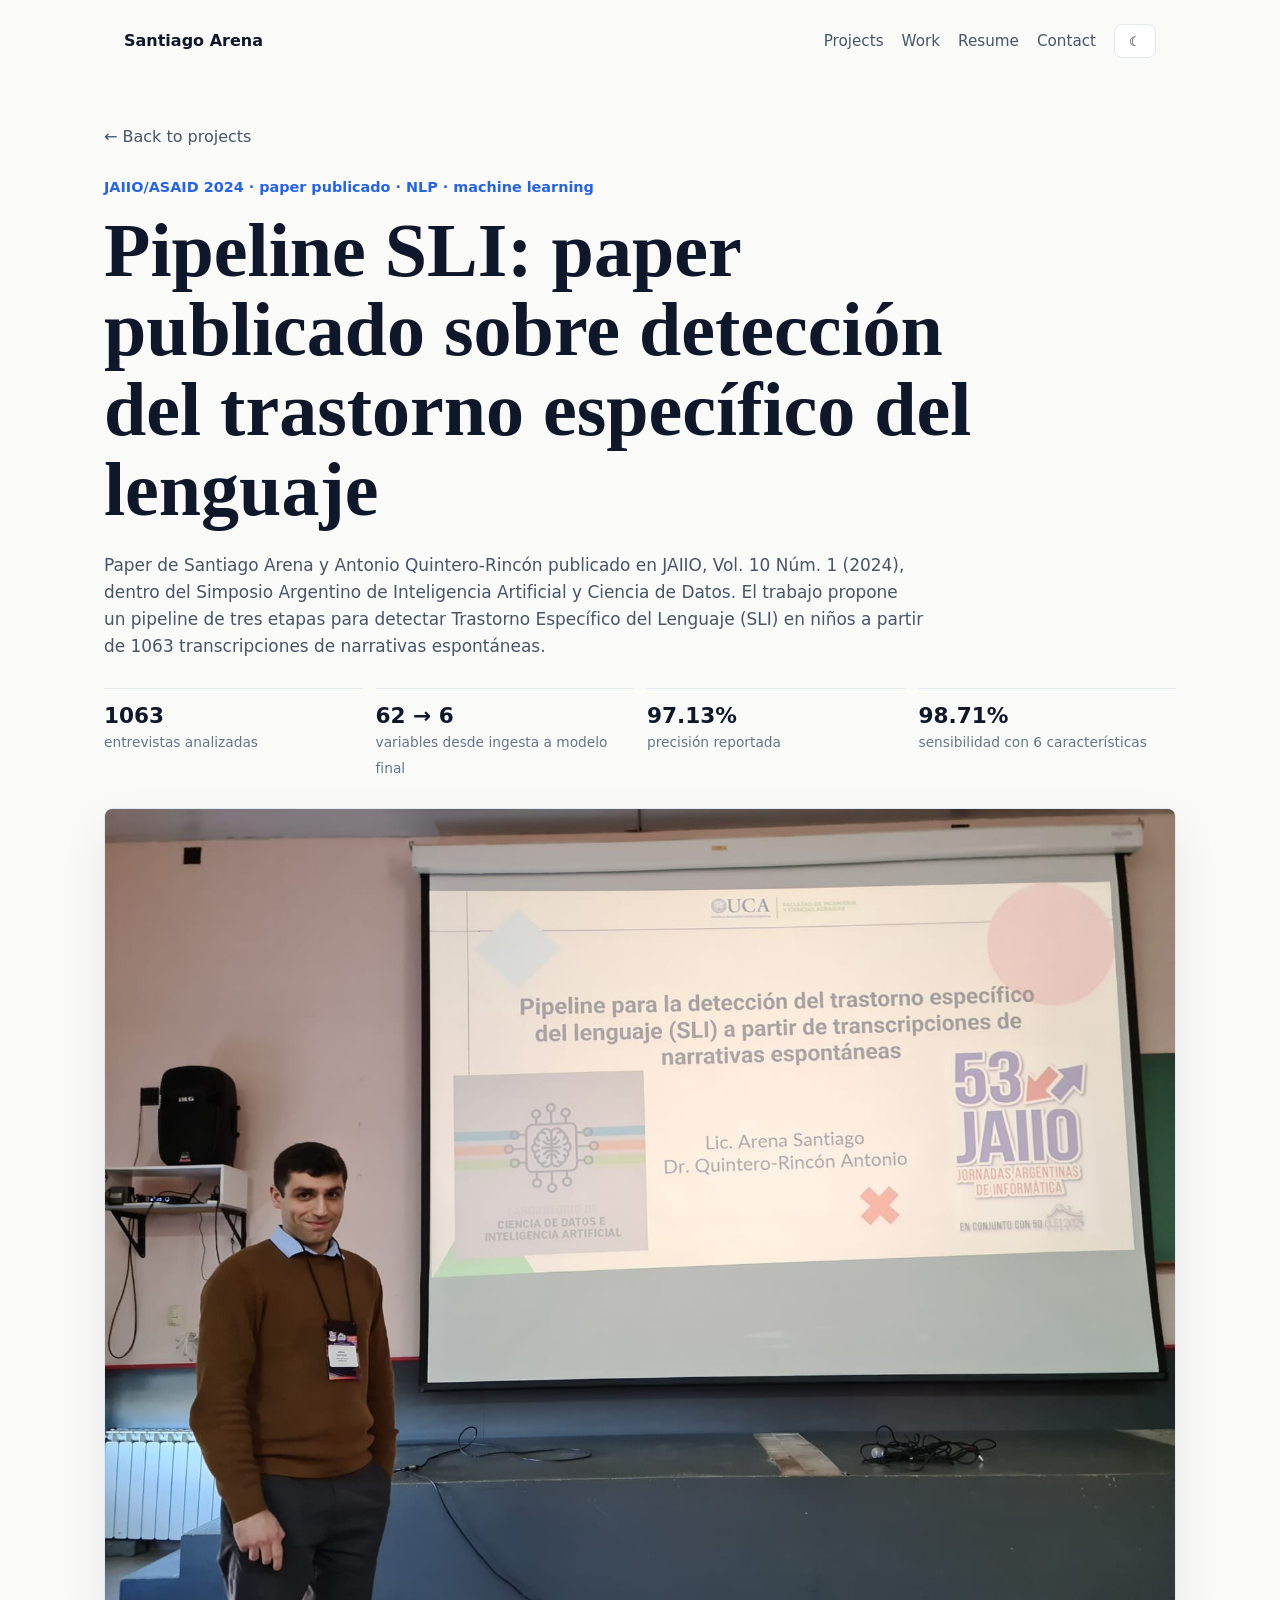
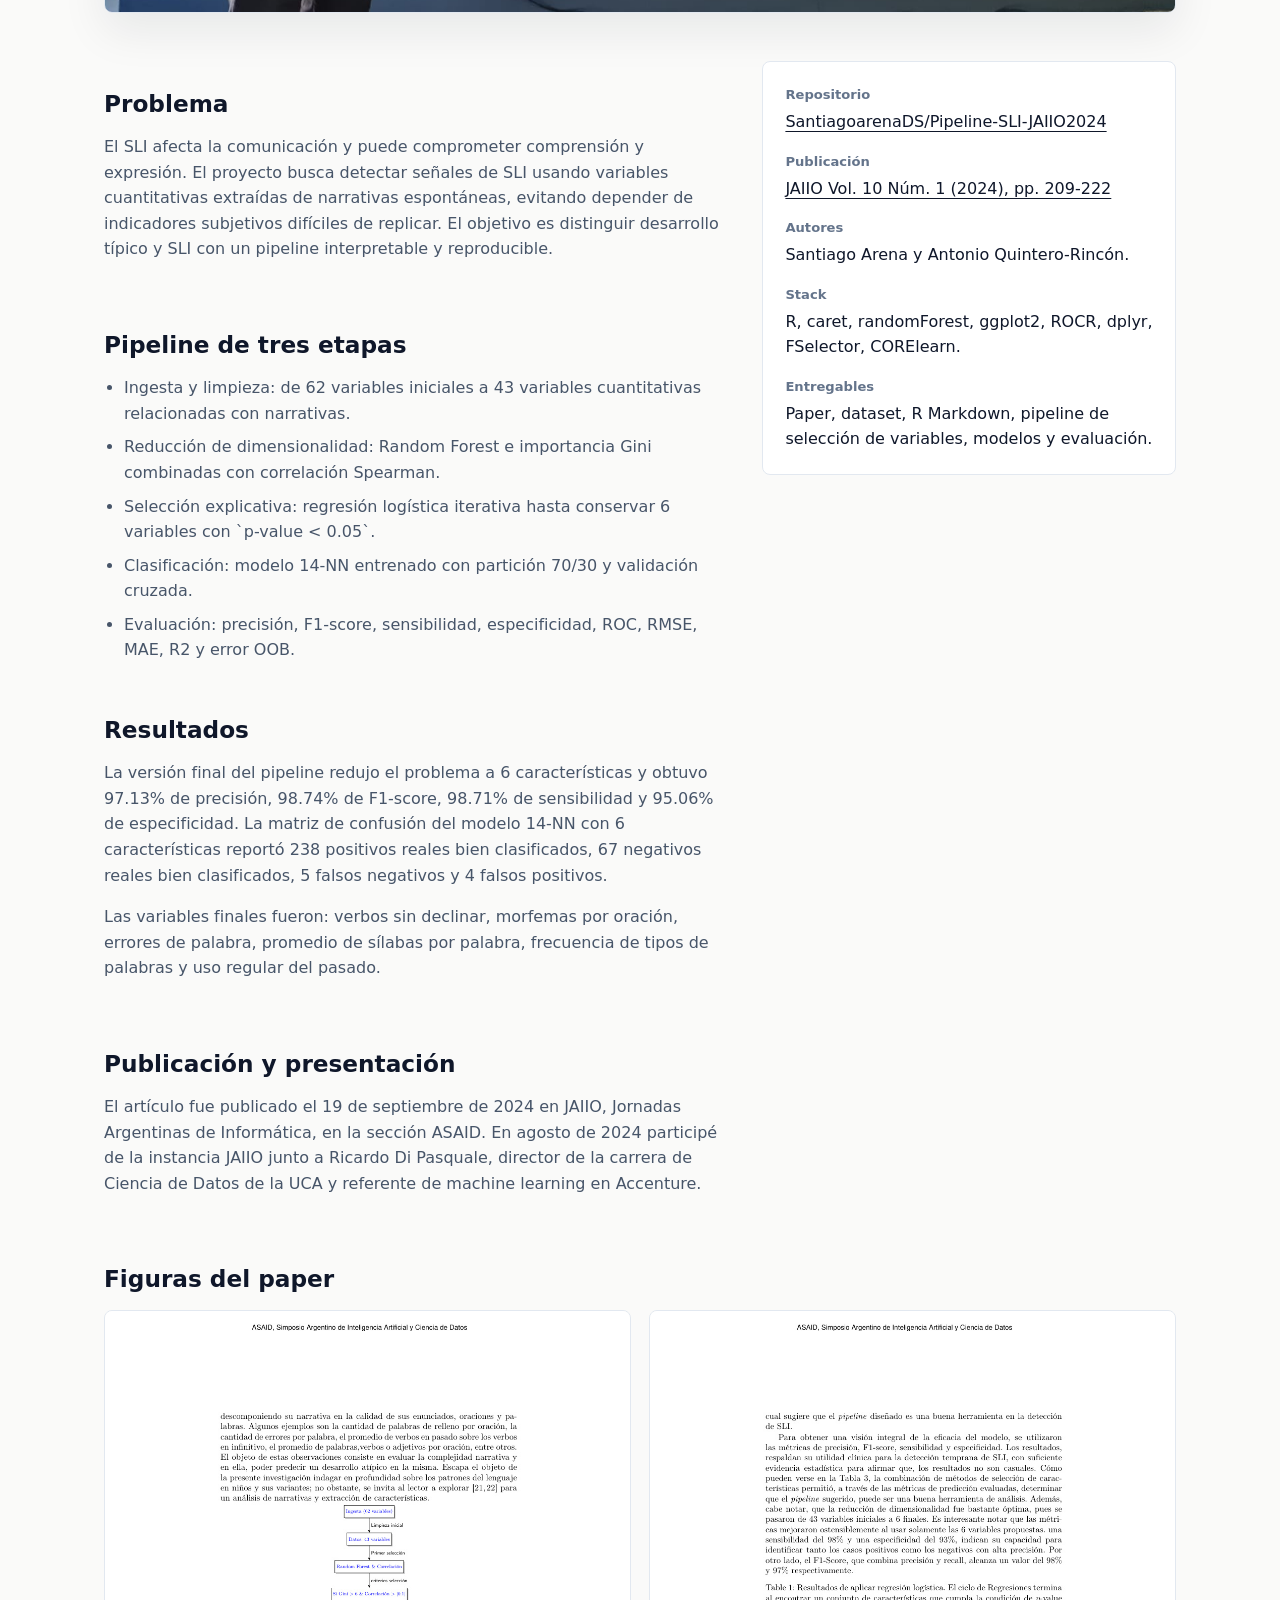
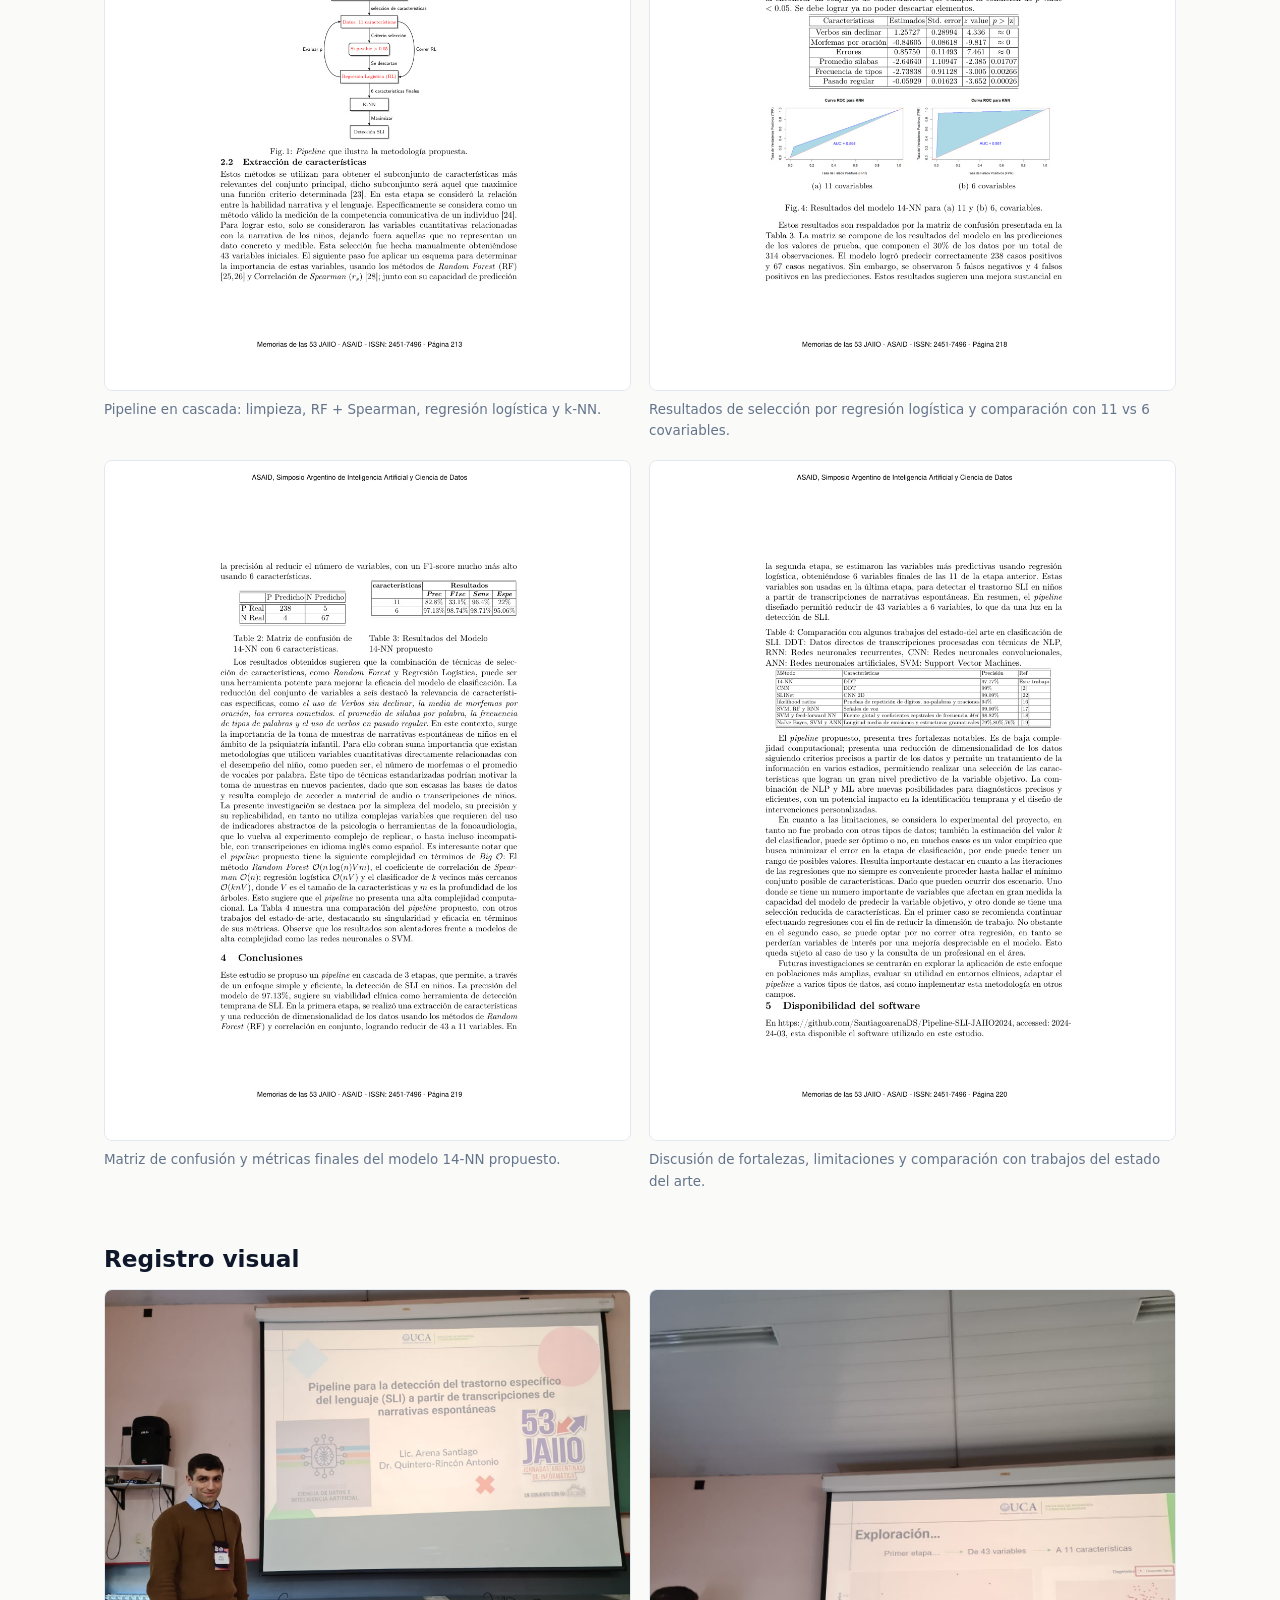
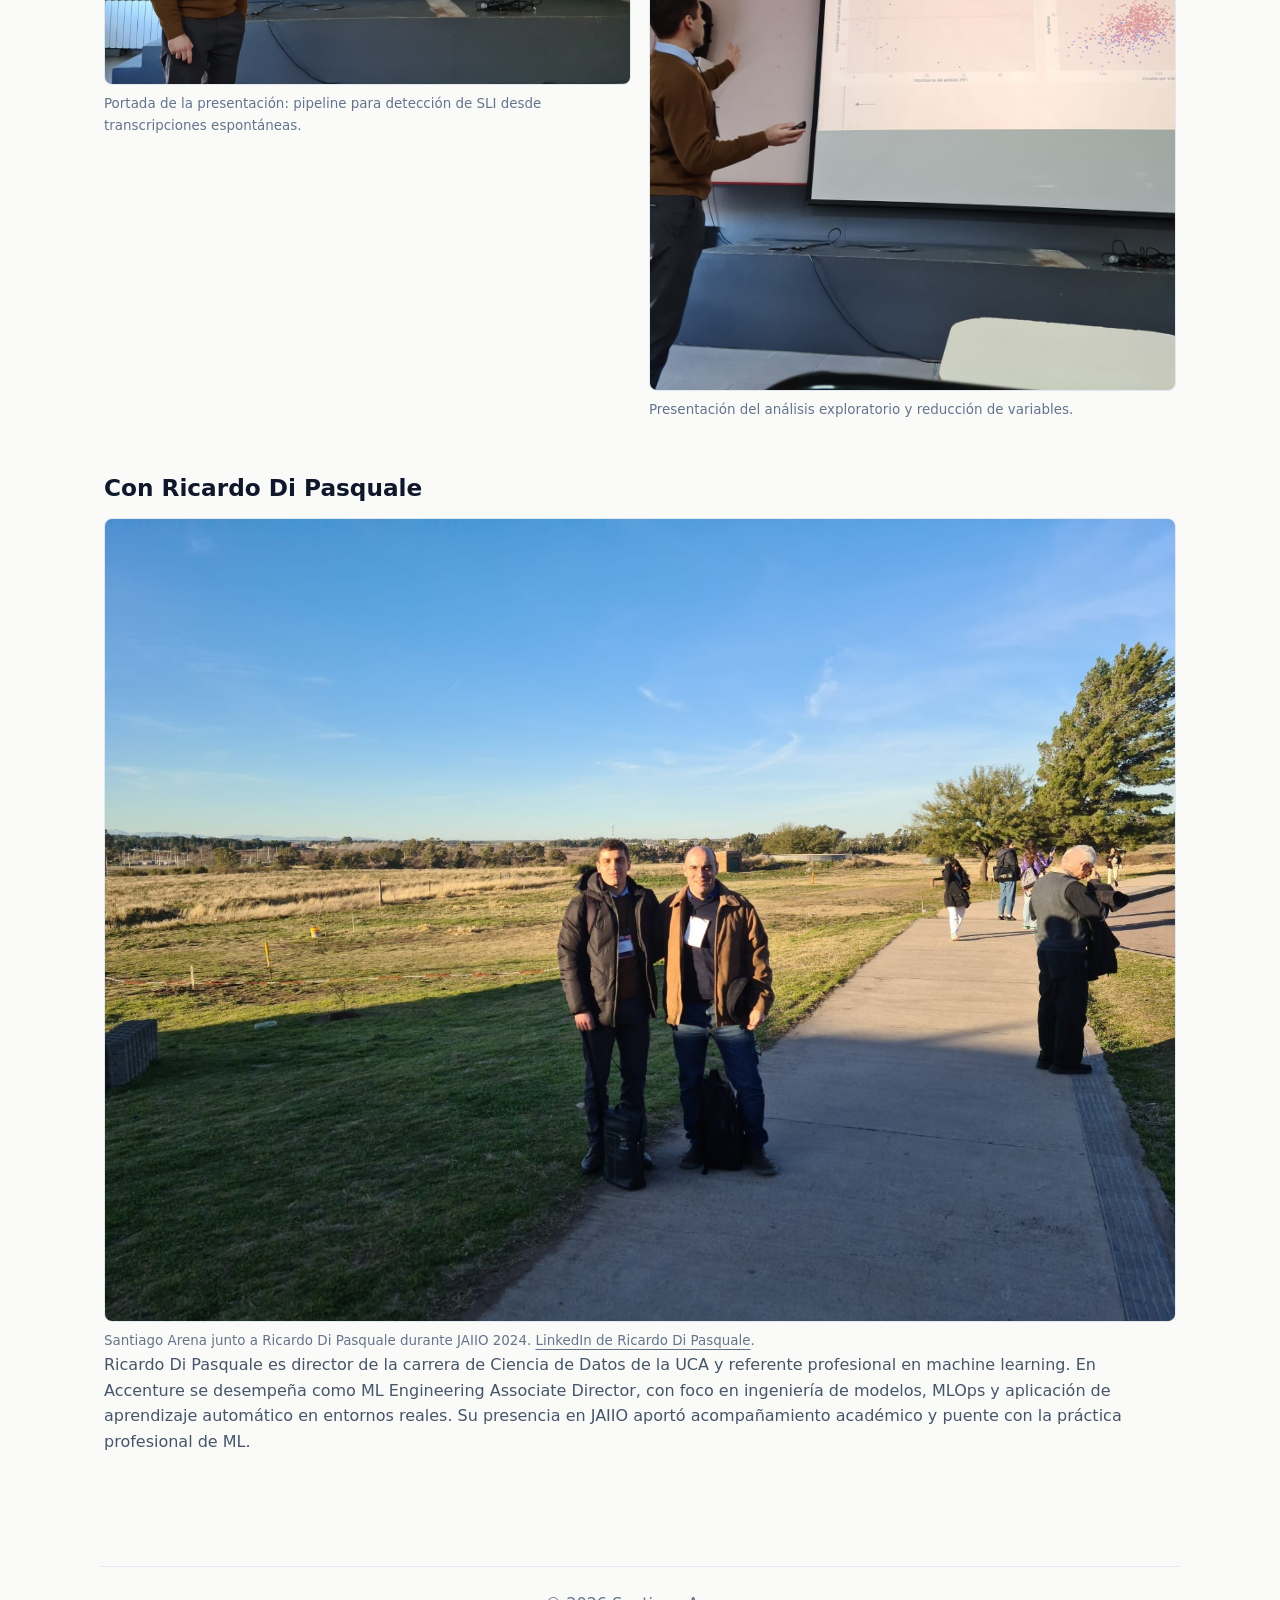
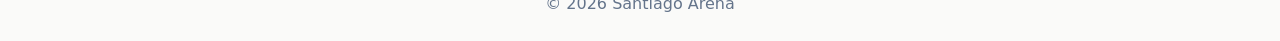
<file: projects/sli-jaiio/index.html>
<!doctype html>
<html lang="es">
  <head>
    <meta charset="utf-8">
    <meta name="viewport" content="width=device-width, initial-scale=1">
    <title>SLI JAIIO 2024 — Santiago Arena</title>
    <meta name="description" content="Pipeline de machine learning para deteccion de SLI presentado en JAIIO 2024.">
    <script>
      (function () {
        const stored = localStorage.getItem("theme");
        const prefersDark = window.matchMedia("(prefers-color-scheme: dark)").matches;
        document.documentElement.classList.toggle("dark", stored ? stored === "dark" : prefersDark);
      })();
    </script>
    <link rel="stylesheet" href="../../styles.css">
  </head>
  <body>
    <header class="site-header">
      <a class="brand" href="../../">Santiago Arena</a>
      <nav class="nav" aria-label="Principal">
        <a href="../../#proyectos">Projects</a>
        <a href="../../#trabajo">Work</a>
        <a href="../../#resume">Resume</a>
        <a href="../../#contacto">Contact</a>
        <button class="theme-toggle" id="theme-toggle" type="button" aria-label="Cambiar tema" title="Cambiar tema">
          <span class="theme-icon theme-icon-light">☀</span>
          <span class="theme-icon theme-icon-dark">☾</span>
        </button>
      </nav>
    </header>

    <main class="project-page">
      <section class="project-hero">
        <a class="back-link" href="../../#proyectos">← Back to projects</a>
        <p class="project-kicker">JAIIO/ASAID 2024 · paper publicado · NLP · machine learning</p>
        <h1>Pipeline SLI: paper publicado sobre detección del trastorno específico del lenguaje</h1>
        <p class="intro">
          Paper de Santiago Arena y Antonio Quintero-Rincón publicado en JAIIO, Vol. 10 Núm. 1 (2024),
          dentro del Simposio Argentino de Inteligencia Artificial y Ciencia de Datos. El trabajo propone
          un pipeline de tres etapas para detectar Trastorno Específico del Lenguaje (SLI) en niños a partir
          de 1063 transcripciones de narrativas espontáneas.
        </p>
        <div class="metric-row">
          <div class="metric"><strong>1063</strong><span>entrevistas analizadas</span></div>
          <div class="metric"><strong>62 → 6</strong><span>variables desde ingesta a modelo final</span></div>
          <div class="metric"><strong>97.13%</strong><span>precisión reportada</span></div>
          <div class="metric"><strong>98.71%</strong><span>sensibilidad con 6 características</span></div>
        </div>
        <img class="hero-visual" src="../../assets/projects/sli-jaiio/01-portada.jpg" alt="Portada de la presentación Pipeline SLI en JAIIO 2024">
      </section>

      <div class="case-layout">
        <article>
          <section class="case-section">
            <h2>Problema</h2>
            <p>
              El SLI afecta la comunicación y puede comprometer comprensión y expresión. El proyecto busca
              detectar señales de SLI usando variables cuantitativas extraídas de narrativas espontáneas, evitando
              depender de indicadores subjetivos difíciles de replicar. El objetivo es distinguir desarrollo típico
              y SLI con un pipeline interpretable y reproducible.
            </p>
          </section>

          <section class="case-section">
            <h2>Pipeline de tres etapas</h2>
            <ul>
              <li>Ingesta y limpieza: de 62 variables iniciales a 43 variables cuantitativas relacionadas con narrativas.</li>
              <li>Reducción de dimensionalidad: Random Forest e importancia Gini combinadas con correlación Spearman.</li>
              <li>Selección explicativa: regresión logística iterativa hasta conservar 6 variables con `p-value < 0.05`.</li>
              <li>Clasificación: modelo 14-NN entrenado con partición 70/30 y validación cruzada.</li>
              <li>Evaluación: precisión, F1-score, sensibilidad, especificidad, ROC, RMSE, MAE, R2 y error OOB.</li>
            </ul>
          </section>

          <section class="case-section">
            <h2>Resultados</h2>
            <p>
              La versión final del pipeline redujo el problema a 6 características y obtuvo 97.13% de precisión,
              98.74% de F1-score, 98.71% de sensibilidad y 95.06% de especificidad. La matriz de confusión
              del modelo 14-NN con 6 características reportó 238 positivos reales bien clasificados, 67 negativos
              reales bien clasificados, 5 falsos negativos y 4 falsos positivos.
            </p>
            <p>
              Las variables finales fueron: verbos sin declinar, morfemas por oración, errores de palabra,
              promedio de sílabas por palabra, frecuencia de tipos de palabras y uso regular del pasado.
            </p>
          </section>

          <section class="case-section">
            <h2>Publicación y presentación</h2>
            <p>
              El artículo fue publicado el 19 de septiembre de 2024 en JAIIO, Jornadas Argentinas de Informática,
              en la sección ASAID. En agosto de 2024 participé de la instancia JAIIO junto a Ricardo Di Pasquale,
              director de la carrera de Ciencia de Datos de la UCA y referente de machine learning en Accenture.
            </p>
          </section>
        </article>

        <aside class="side-panel">
          <dl>
            <dt>Repositorio</dt>
            <dd><a href="https://github.com/SantiagoarenaDS/Pipeline-SLI-JAIIO2024" target="_blank" rel="noreferrer">SantiagoarenaDS/Pipeline-SLI-JAIIO2024</a></dd>
            <dt>Publicación</dt>
            <dd><a href="https://revistas.unlp.edu.ar/JAIIO/article/view/17908" target="_blank" rel="noreferrer">JAIIO Vol. 10 Núm. 1 (2024), pp. 209-222</a></dd>
            <dt>Autores</dt>
            <dd>Santiago Arena y Antonio Quintero-Rincón.</dd>
            <dt>Stack</dt>
            <dd>R, caret, randomForest, ggplot2, ROCR, dplyr, FSelector, CORElearn.</dd>
            <dt>Entregables</dt>
            <dd>Paper, dataset, R Markdown, pipeline de selección de variables, modelos y evaluación.</dd>
          </dl>
        </aside>
      </div>

      <section class="case-section">
        <h2>Figuras del paper</h2>
        <div class="image-grid">
          <figure>
            <img src="../../assets/projects/sli-jaiio/paper/paper-05.jpg" alt="Pipeline metodológico del paper SLI">
            <figcaption>Pipeline en cascada: limpieza, RF + Spearman, regresión logística y k-NN.</figcaption>
          </figure>
          <figure>
            <img src="../../assets/projects/sli-jaiio/paper/paper-10.jpg" alt="Resultados y tabla de regresión logística">
            <figcaption>Resultados de selección por regresión logística y comparación con 11 vs 6 covariables.</figcaption>
          </figure>
          <figure>
            <img src="../../assets/projects/sli-jaiio/paper/paper-11.jpg" alt="Matriz de confusión y métricas del modelo 14-NN">
            <figcaption>Matriz de confusión y métricas finales del modelo 14-NN propuesto.</figcaption>
          </figure>
          <figure>
            <img src="../../assets/projects/sli-jaiio/paper/paper-12.jpg" alt="Comparación con trabajos del estado del arte">
            <figcaption>Discusión de fortalezas, limitaciones y comparación con trabajos del estado del arte.</figcaption>
          </figure>
        </div>
      </section>

      <section class="case-section">
        <h2>Registro visual</h2>
        <div class="image-grid">
          <figure>
            <img src="../../assets/projects/sli-jaiio/01-portada.jpg" alt="Portada de la presentación en JAIIO">
            <figcaption>Portada de la presentación: pipeline para detección de SLI desde transcripciones espontáneas.</figcaption>
          </figure>
          <figure>
            <img src="../../assets/projects/sli-jaiio/02-presentacion.jpg" alt="Santiago Arena presentando exploración de variables">
            <figcaption>Presentación del análisis exploratorio y reducción de variables.</figcaption>
          </figure>
        </div>
      </section>

      <section class="case-section">
        <h2>Con Ricardo Di Pasquale</h2>
        <figure class="wide-figure">
          <img src="../../assets/projects/sli-jaiio/03-ricardo.jpg" alt="Santiago Arena con Ricardo Di Pasquale en JAIIO 2024">
          <figcaption>
            Santiago Arena junto a Ricardo Di Pasquale durante JAIIO 2024.
            <a href="https://www.linkedin.com/in/ricardodipasquale/" target="_blank" rel="noreferrer">LinkedIn de Ricardo Di Pasquale</a>.
          </figcaption>
        </figure>
        <p>
          Ricardo Di Pasquale es director de la carrera de Ciencia de Datos de la UCA y referente profesional
          en machine learning. En Accenture se desempeña como ML Engineering Associate Director, con foco en
          ingeniería de modelos, MLOps y aplicación de aprendizaje automático en entornos reales. Su presencia
          en JAIIO aportó acompañamiento académico y puente con la práctica profesional de ML.
        </p>
      </section>
    </main>

    <footer>
      <p>© 2026 Santiago Arena</p>
    </footer>
    <script src="../../script.js"></script>
  </body>
</html>
</file>
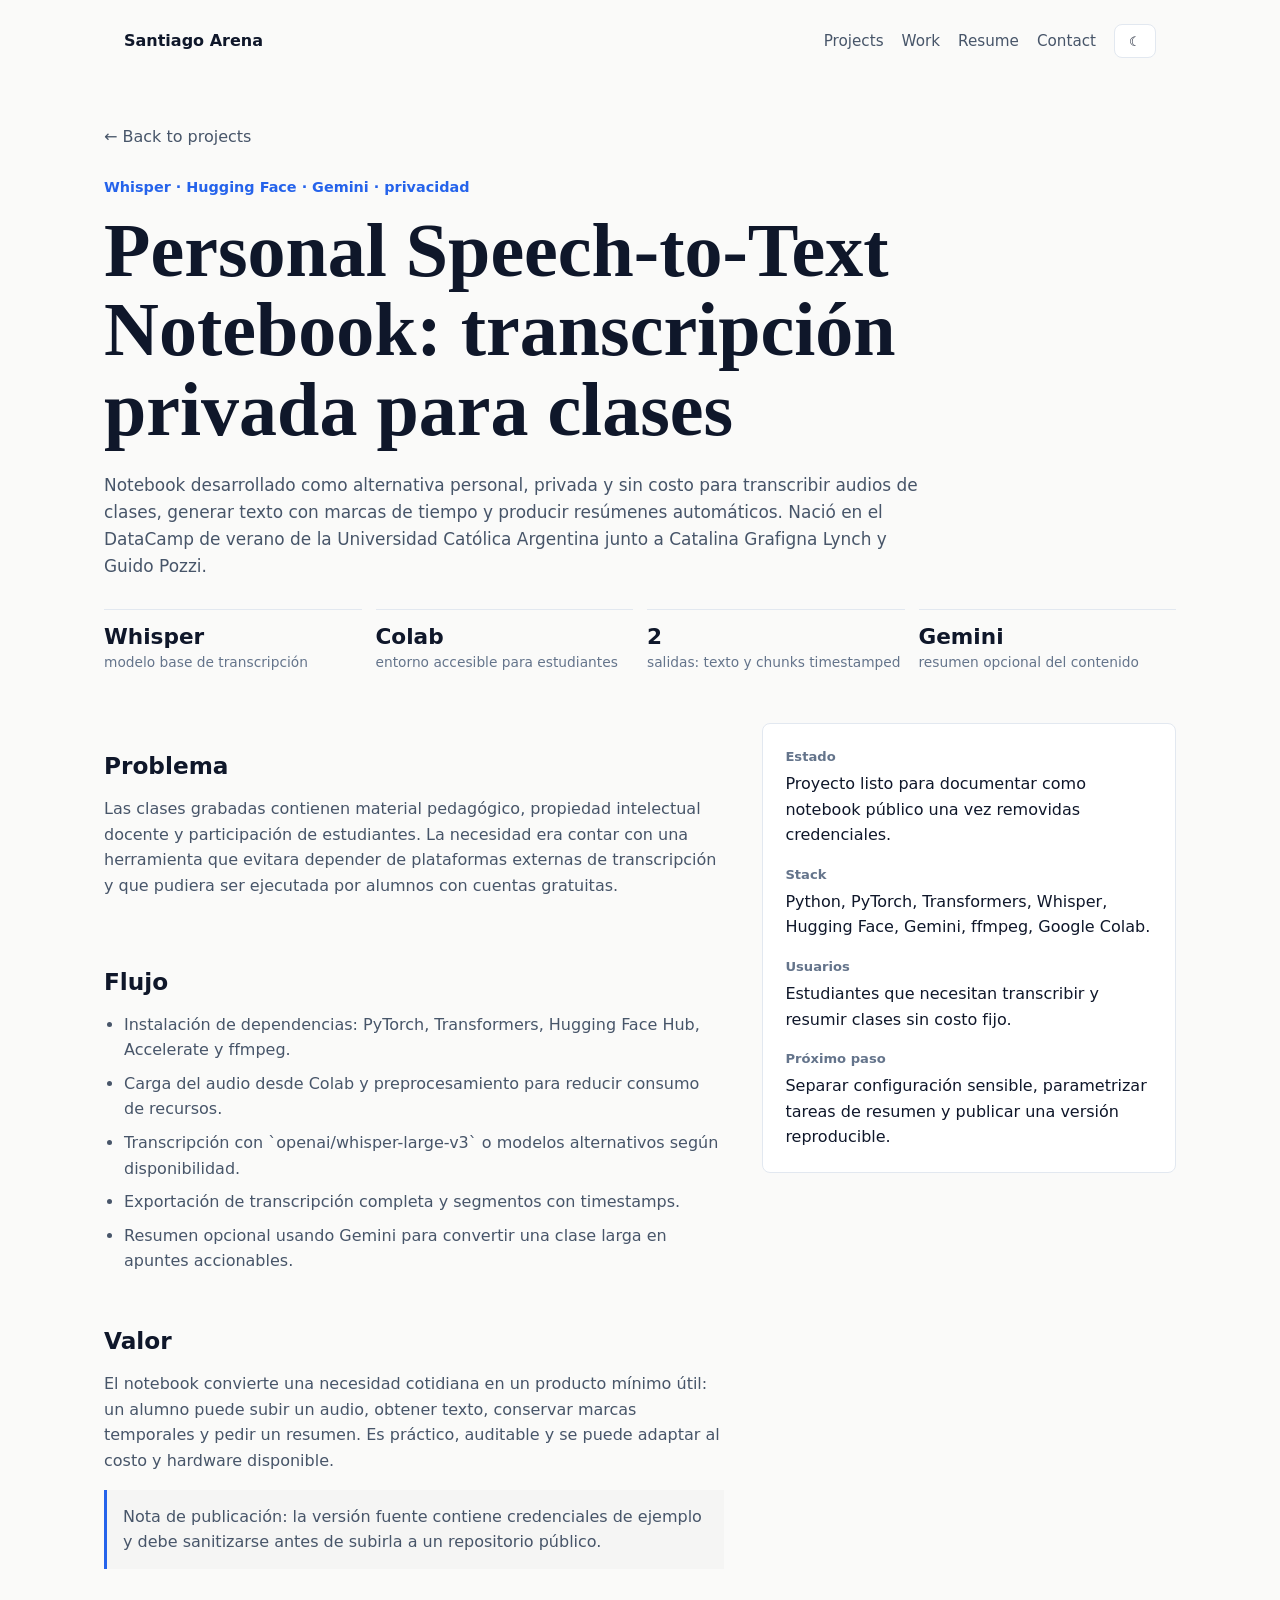
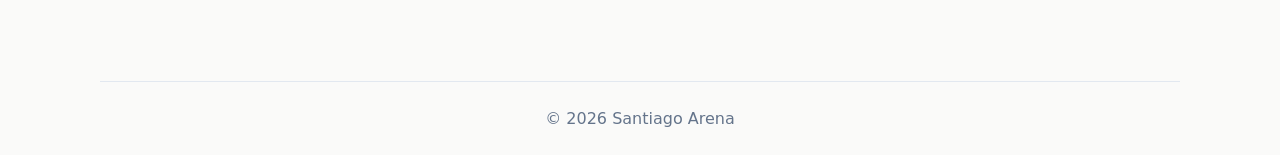
<file: projects/speech-to-text/index.html>
<!doctype html>
<html lang="es">
  <head>
    <meta charset="utf-8">
    <meta name="viewport" content="width=device-width, initial-scale=1">
    <title>Speech-to-Text Notebook — Santiago Arena</title>
    <meta name="description" content="Notebook personal para transcripcion privada de audios de clases.">
    <script>
      (function () {
        const stored = localStorage.getItem("theme");
        const prefersDark = window.matchMedia("(prefers-color-scheme: dark)").matches;
        document.documentElement.classList.toggle("dark", stored ? stored === "dark" : prefersDark);
      })();
    </script>
    <link rel="stylesheet" href="../../styles.css">
  </head>
  <body>
    <header class="site-header">
      <a class="brand" href="../../">Santiago Arena</a>
      <nav class="nav" aria-label="Principal">
        <a href="../../#proyectos">Projects</a>
        <a href="../../#trabajo">Work</a>
        <a href="../../#resume">Resume</a>
        <a href="../../#contacto">Contact</a>
        <button class="theme-toggle" id="theme-toggle" type="button" aria-label="Cambiar tema" title="Cambiar tema">
          <span class="theme-icon theme-icon-light">☀</span>
          <span class="theme-icon theme-icon-dark">☾</span>
        </button>
      </nav>
    </header>

    <main class="project-page">
      <section class="project-hero">
        <a class="back-link" href="../../#proyectos">← Back to projects</a>
        <p class="project-kicker">Whisper · Hugging Face · Gemini · privacidad</p>
        <h1>Personal Speech-to-Text Notebook: transcripción privada para clases</h1>
        <p class="intro">
          Notebook desarrollado como alternativa personal, privada y sin costo para transcribir audios de clases,
          generar texto con marcas de tiempo y producir resúmenes automáticos. Nació en el DataCamp de verano
          de la Universidad Católica Argentina junto a Catalina Grafigna Lynch y Guido Pozzi.
        </p>
        <div class="metric-row">
          <div class="metric"><strong>Whisper</strong><span>modelo base de transcripción</span></div>
          <div class="metric"><strong>Colab</strong><span>entorno accesible para estudiantes</span></div>
          <div class="metric"><strong>2</strong><span>salidas: texto y chunks timestamped</span></div>
          <div class="metric"><strong>Gemini</strong><span>resumen opcional del contenido</span></div>
        </div>
      </section>

      <div class="case-layout">
        <article>
          <section class="case-section">
            <h2>Problema</h2>
            <p>
              Las clases grabadas contienen material pedagógico, propiedad intelectual docente y participación
              de estudiantes. La necesidad era contar con una herramienta que evitara depender de plataformas
              externas de transcripción y que pudiera ser ejecutada por alumnos con cuentas gratuitas.
            </p>
          </section>

          <section class="case-section">
            <h2>Flujo</h2>
            <ul>
              <li>Instalación de dependencias: PyTorch, Transformers, Hugging Face Hub, Accelerate y ffmpeg.</li>
              <li>Carga del audio desde Colab y preprocesamiento para reducir consumo de recursos.</li>
              <li>Transcripción con `openai/whisper-large-v3` o modelos alternativos según disponibilidad.</li>
              <li>Exportación de transcripción completa y segmentos con timestamps.</li>
              <li>Resumen opcional usando Gemini para convertir una clase larga en apuntes accionables.</li>
            </ul>
          </section>

          <section class="case-section">
            <h2>Valor</h2>
            <p>
              El notebook convierte una necesidad cotidiana en un producto mínimo útil: un alumno puede subir
              un audio, obtener texto, conservar marcas temporales y pedir un resumen. Es práctico, auditable
              y se puede adaptar al costo y hardware disponible.
            </p>
            <p class="code-note">
              Nota de publicación: la versión fuente contiene credenciales de ejemplo y debe sanitizarse antes
              de subirla a un repositorio público.
            </p>
          </section>
        </article>

        <aside class="side-panel">
          <dl>
            <dt>Estado</dt>
            <dd>Proyecto listo para documentar como notebook público una vez removidas credenciales.</dd>
            <dt>Stack</dt>
            <dd>Python, PyTorch, Transformers, Whisper, Hugging Face, Gemini, ffmpeg, Google Colab.</dd>
            <dt>Usuarios</dt>
            <dd>Estudiantes que necesitan transcribir y resumir clases sin costo fijo.</dd>
            <dt>Próximo paso</dt>
            <dd>Separar configuración sensible, parametrizar tareas de resumen y publicar una versión reproducible.</dd>
          </dl>
        </aside>
      </div>
    </main>

    <footer>
      <p>© 2026 Santiago Arena</p>
    </footer>
    <script src="../../script.js"></script>
  </body>
</html>
</file>
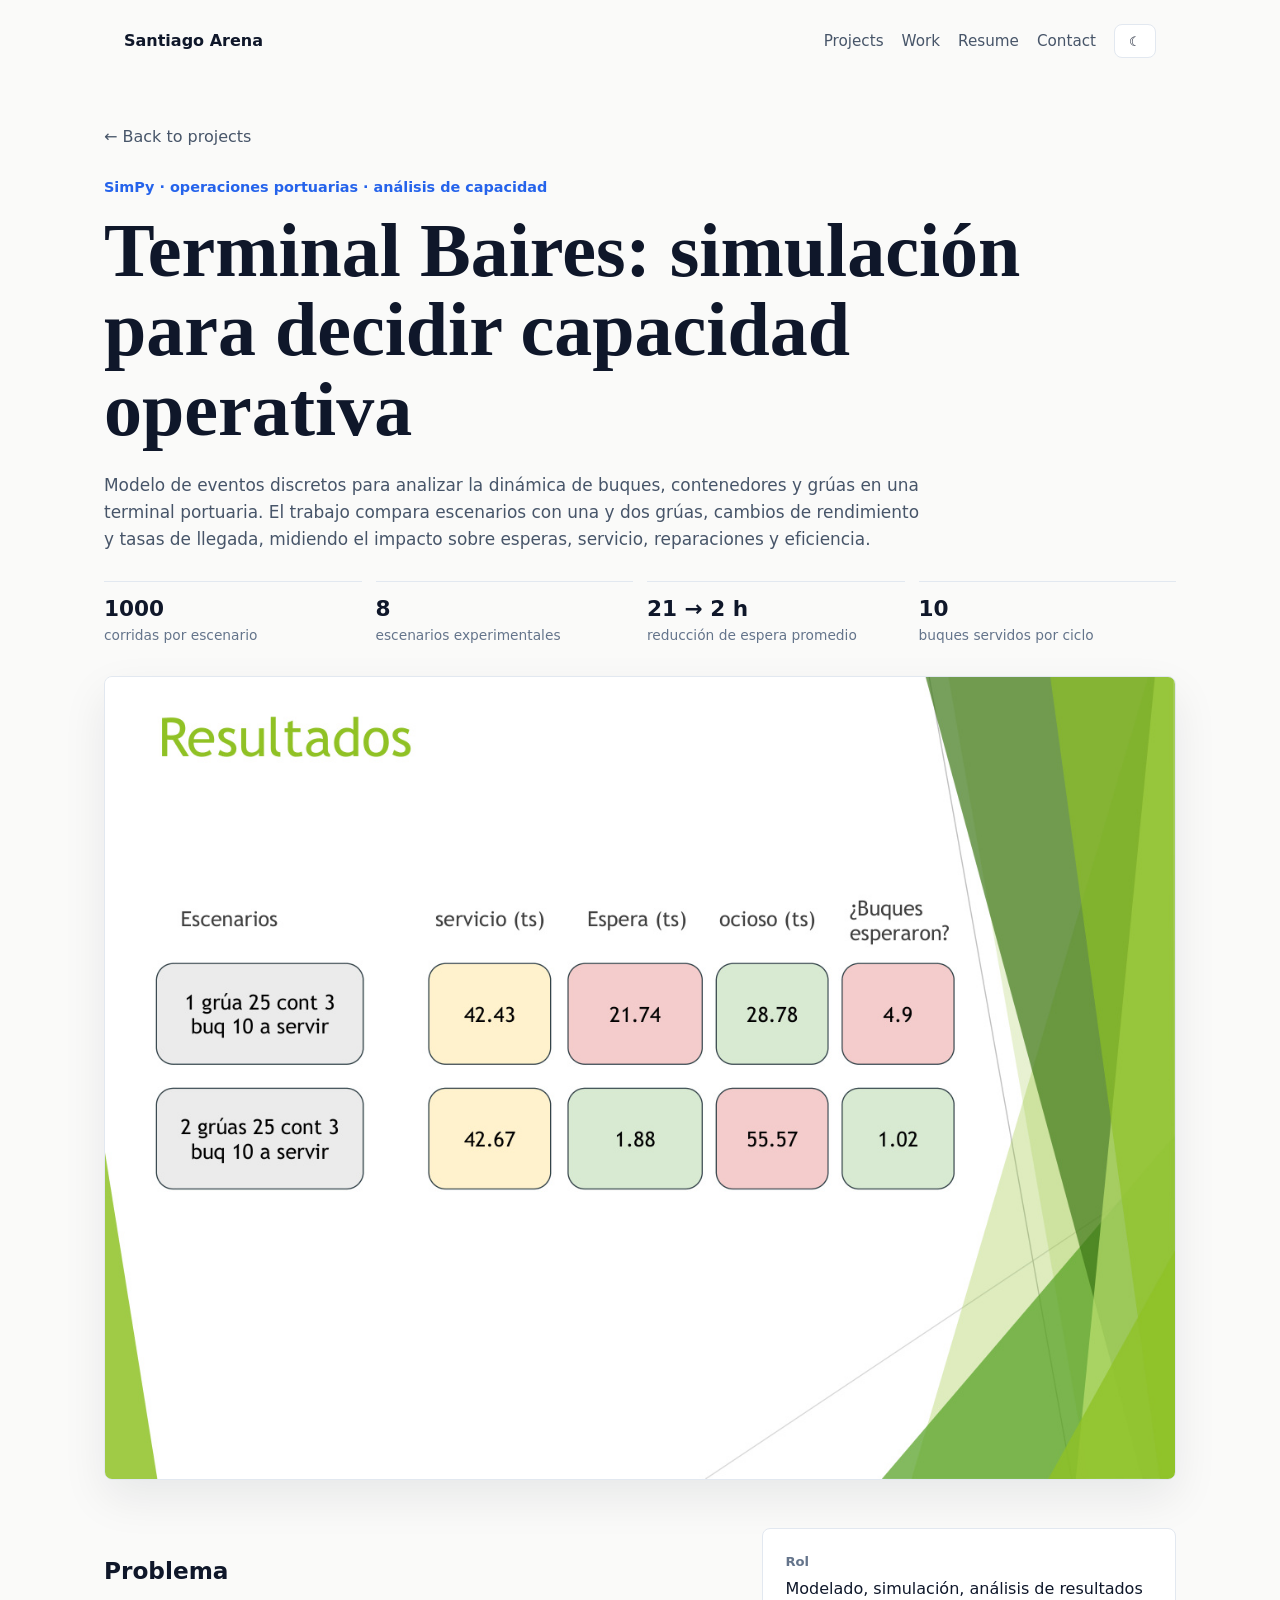
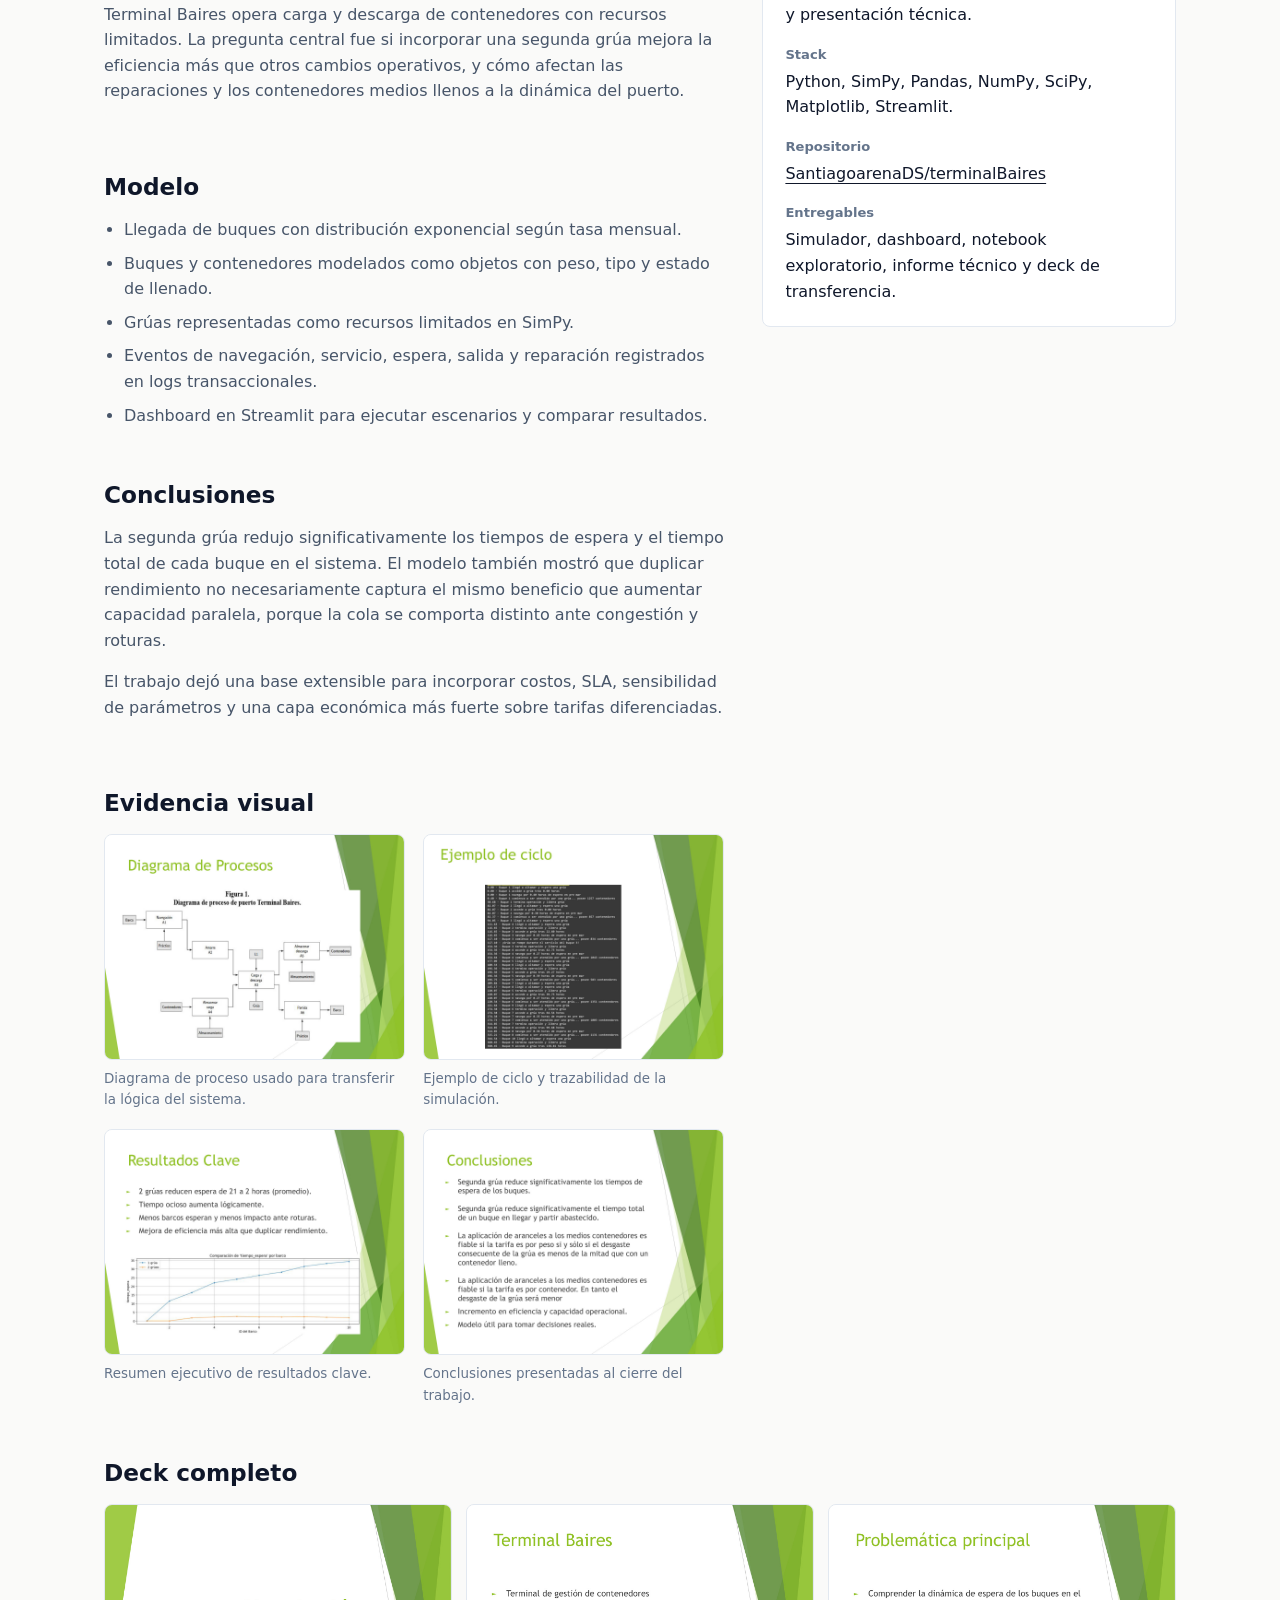
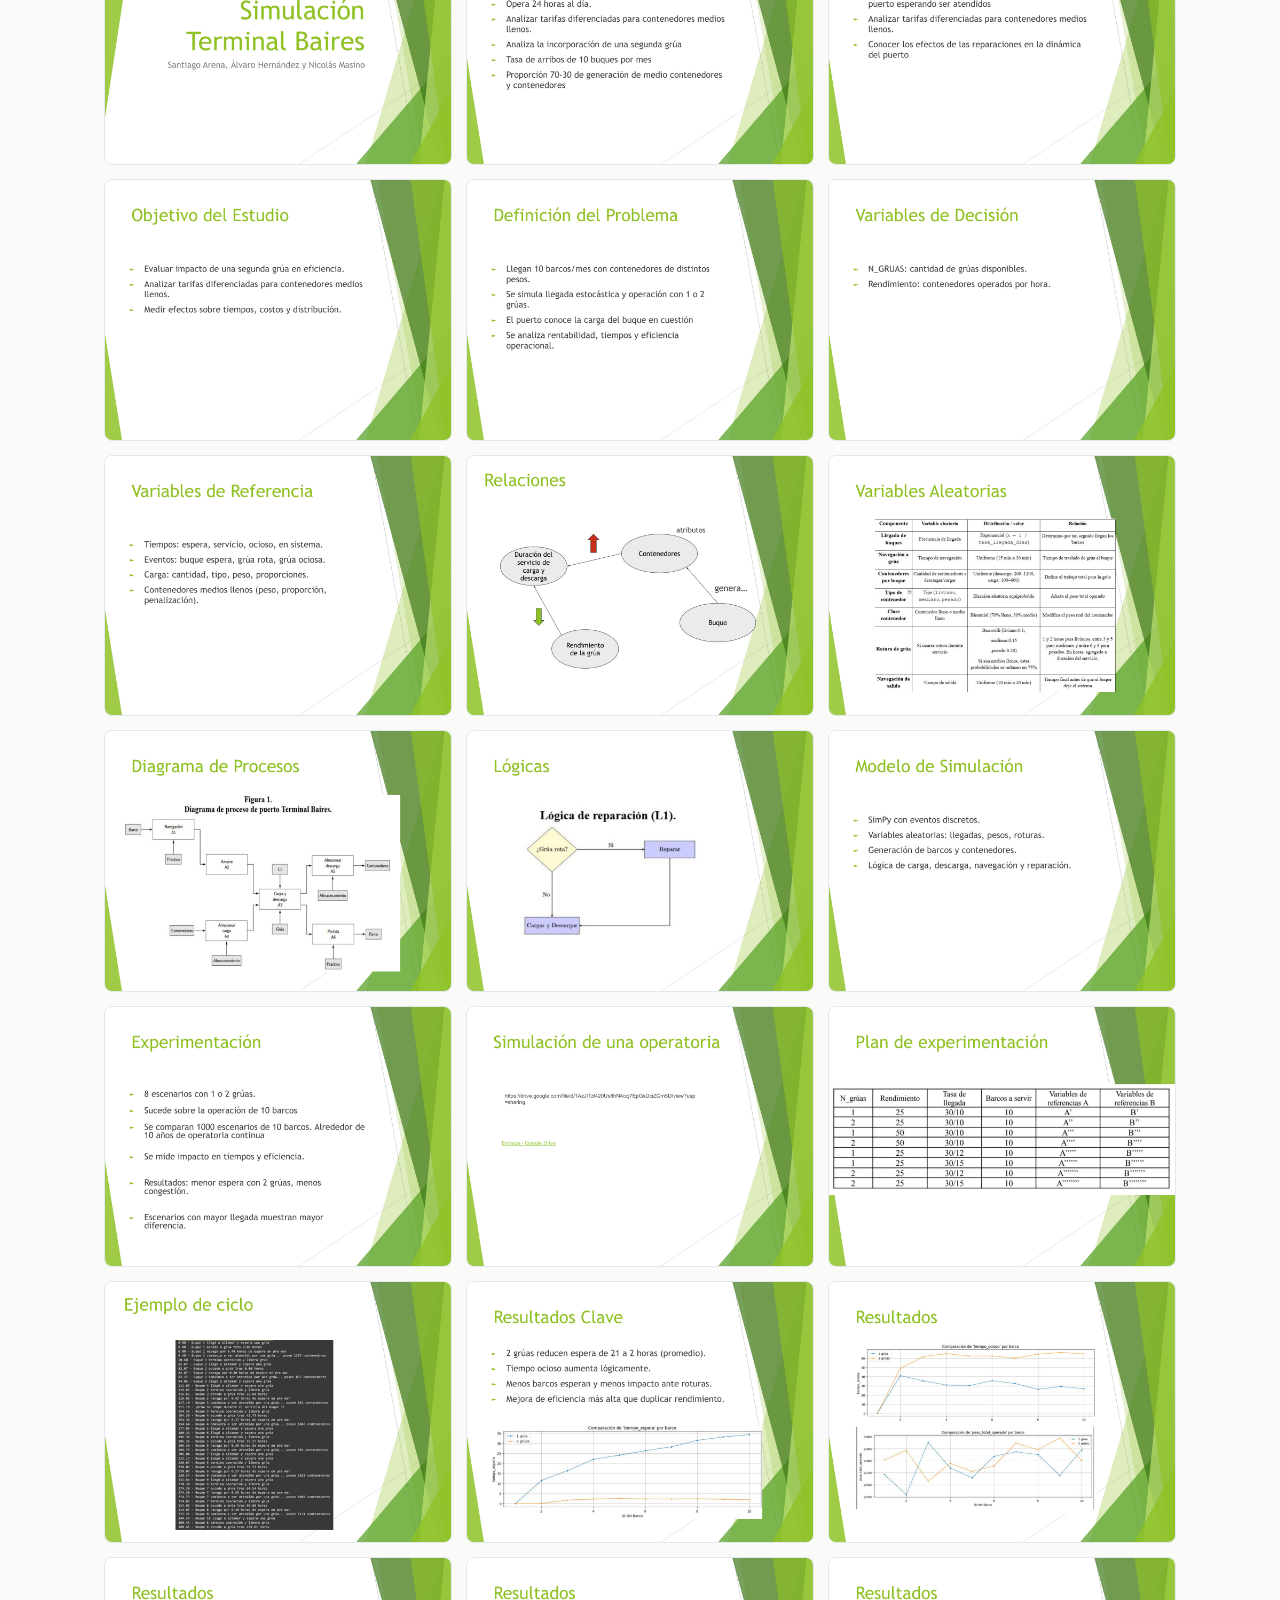
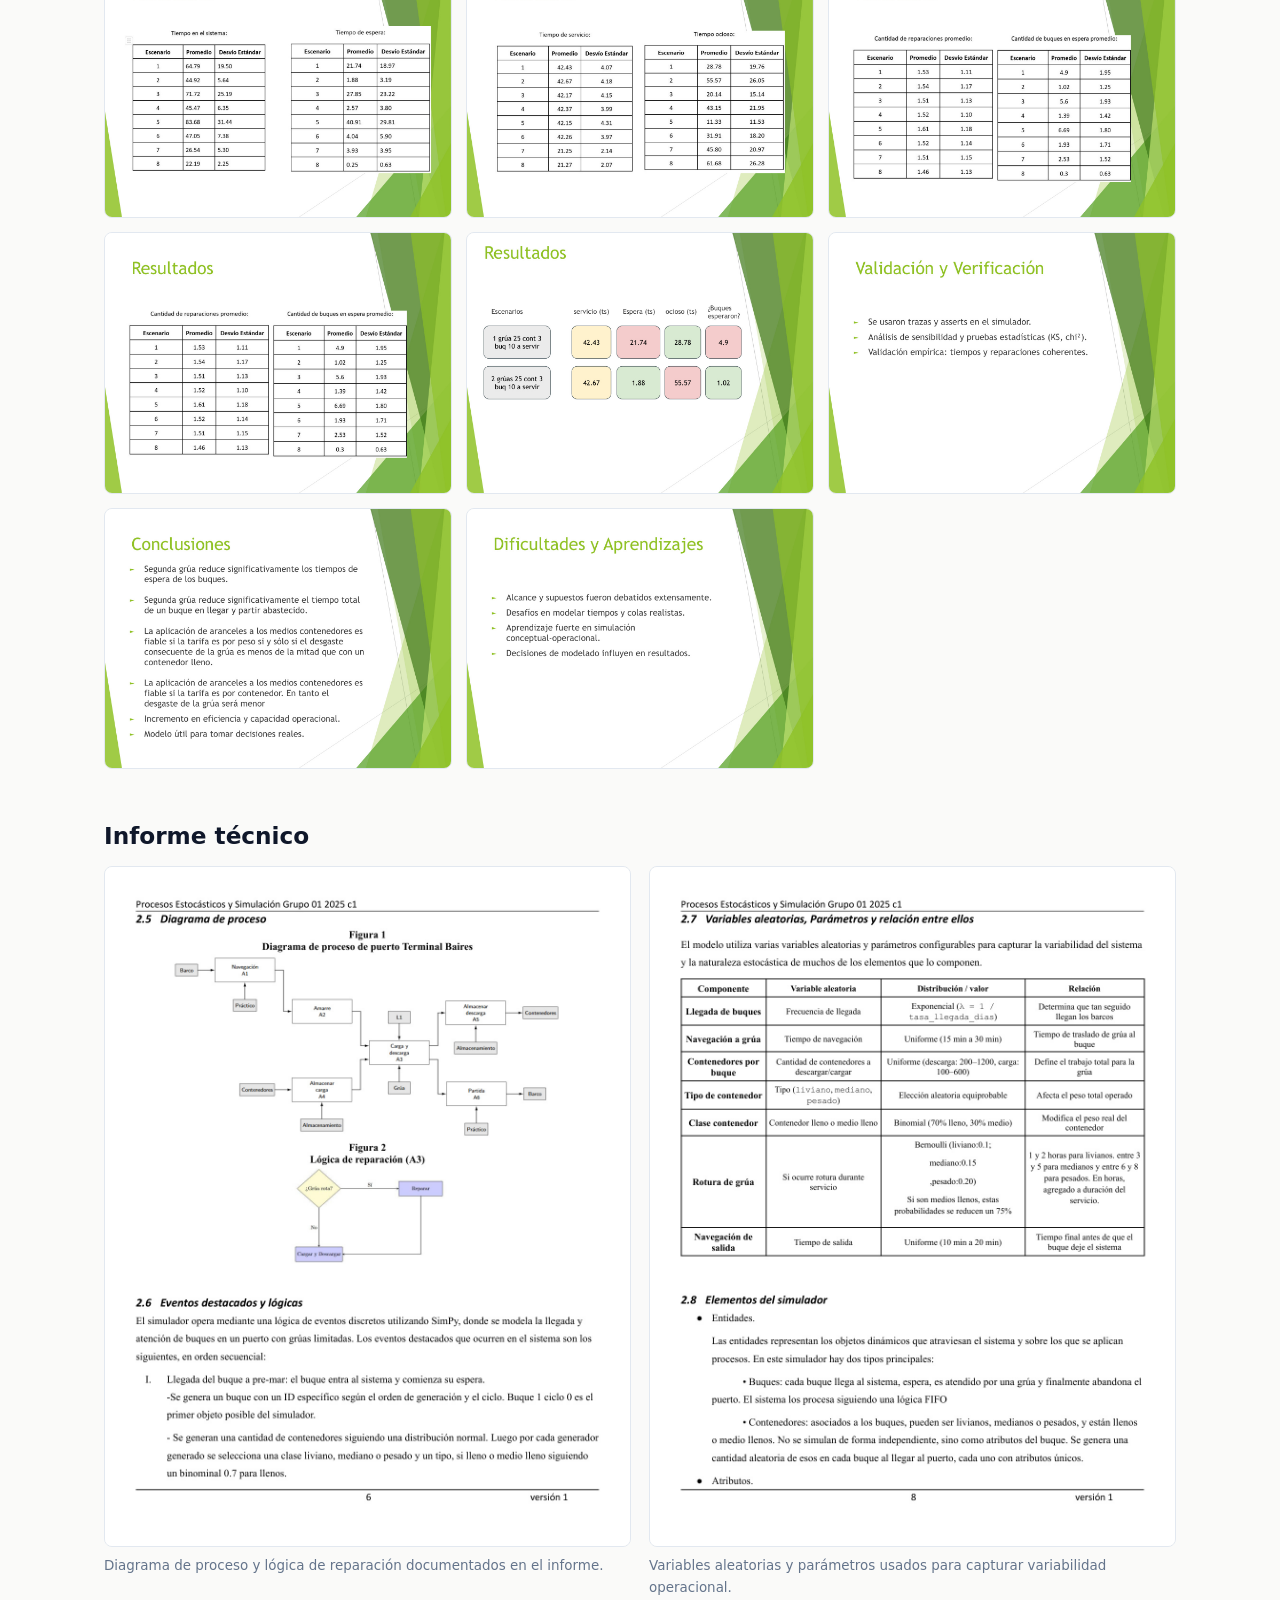
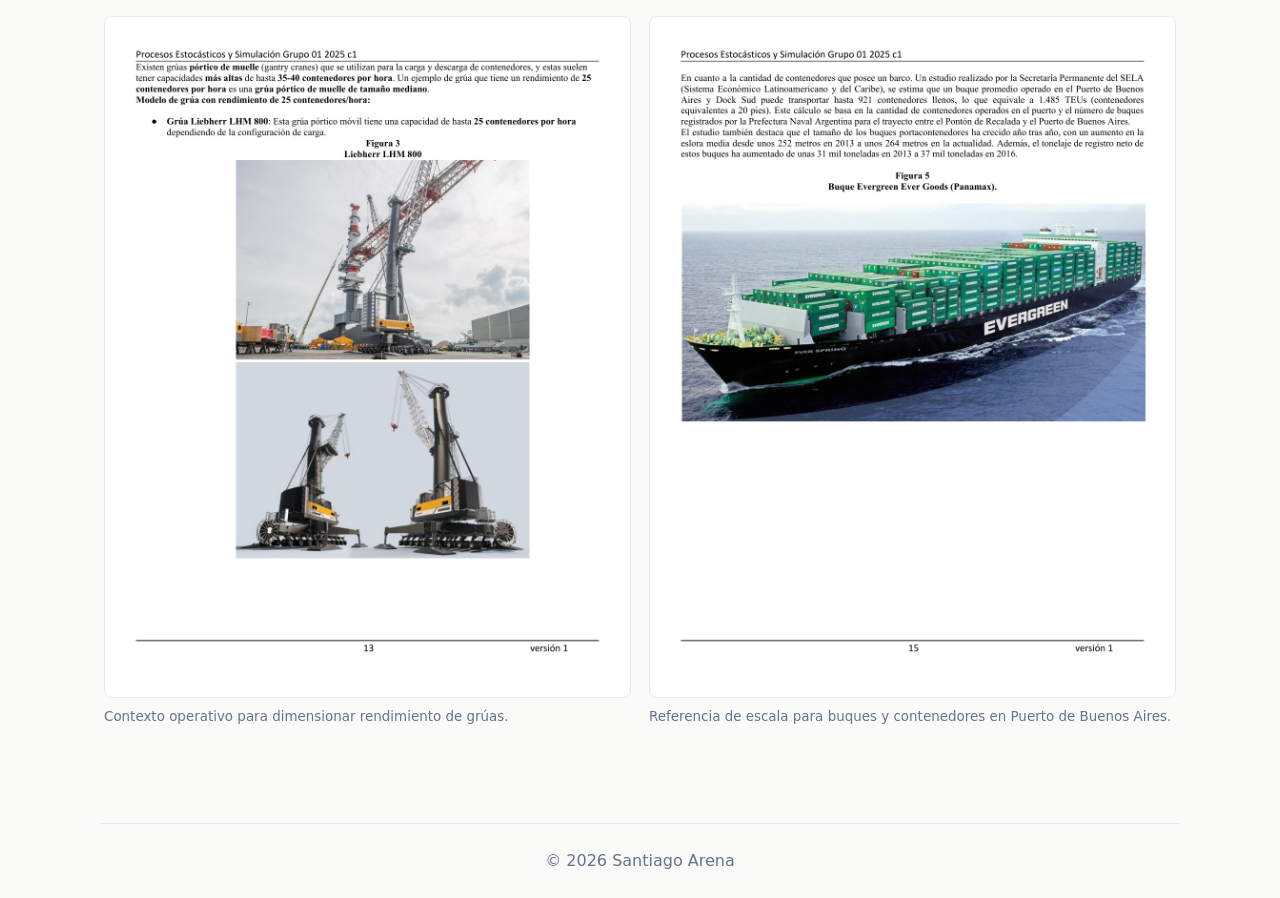
<file: projects/terminal-baires/index.html>
<!doctype html>
<html lang="es">
  <head>
    <meta charset="utf-8">
    <meta name="viewport" content="width=device-width, initial-scale=1">
    <title>Terminal Baires — Santiago Arena</title>
    <meta name="description" content="Caso de estudio de simulacion de eventos discretos para Terminal Baires.">
    <script>
      (function () {
        const stored = localStorage.getItem("theme");
        const prefersDark = window.matchMedia("(prefers-color-scheme: dark)").matches;
        document.documentElement.classList.toggle("dark", stored ? stored === "dark" : prefersDark);
      })();
    </script>
    <link rel="stylesheet" href="../../styles.css">
  </head>
  <body>
    <header class="site-header">
      <a class="brand" href="../../">Santiago Arena</a>
      <nav class="nav" aria-label="Principal">
        <a href="../../#proyectos">Projects</a>
        <a href="../../#trabajo">Work</a>
        <a href="../../#resume">Resume</a>
        <a href="../../#contacto">Contact</a>
        <button class="theme-toggle" id="theme-toggle" type="button" aria-label="Cambiar tema" title="Cambiar tema">
          <span class="theme-icon theme-icon-light">☀</span>
          <span class="theme-icon theme-icon-dark">☾</span>
        </button>
      </nav>
    </header>

    <main class="project-page">
      <section class="project-hero">
        <a class="back-link" href="../../#proyectos">← Back to projects</a>
        <p class="project-kicker">SimPy · operaciones portuarias · análisis de capacidad</p>
        <h1>Terminal Baires: simulación para decidir capacidad operativa</h1>
        <p class="intro">
          Modelo de eventos discretos para analizar la dinámica de buques, contenedores y grúas en una terminal
          portuaria. El trabajo compara escenarios con una y dos grúas, cambios de rendimiento y tasas de llegada,
          midiendo el impacto sobre esperas, servicio, reparaciones y eficiencia.
        </p>
        <div class="metric-row">
          <div class="metric"><strong>1000</strong><span>corridas por escenario</span></div>
          <div class="metric"><strong>8</strong><span>escenarios experimentales</span></div>
          <div class="metric"><strong>21 → 2 h</strong><span>reducción de espera promedio</span></div>
          <div class="metric"><strong>10</strong><span>buques servidos por ciclo</span></div>
        </div>
        <img class="hero-visual" src="../../assets/projects/terminal-baires/slides-23.jpg" alt="Resultados comparativos de Terminal Baires">
      </section>

      <div class="case-layout">
        <article>
          <section class="case-section">
            <h2>Problema</h2>
            <p>
              Terminal Baires opera carga y descarga de contenedores con recursos limitados. La pregunta central
              fue si incorporar una segunda grúa mejora la eficiencia más que otros cambios operativos, y cómo
              afectan las reparaciones y los contenedores medios llenos a la dinámica del puerto.
            </p>
          </section>

          <section class="case-section">
            <h2>Modelo</h2>
            <ul>
              <li>Llegada de buques con distribución exponencial según tasa mensual.</li>
              <li>Buques y contenedores modelados como objetos con peso, tipo y estado de llenado.</li>
              <li>Grúas representadas como recursos limitados en SimPy.</li>
              <li>Eventos de navegación, servicio, espera, salida y reparación registrados en logs transaccionales.</li>
              <li>Dashboard en Streamlit para ejecutar escenarios y comparar resultados.</li>
            </ul>
          </section>

          <section class="case-section">
            <h2>Conclusiones</h2>
            <p>
              La segunda grúa redujo significativamente los tiempos de espera y el tiempo total de cada buque en el
              sistema. El modelo también mostró que duplicar rendimiento no necesariamente captura el mismo beneficio
              que aumentar capacidad paralela, porque la cola se comporta distinto ante congestión y roturas.
            </p>
            <p>
              El trabajo dejó una base extensible para incorporar costos, SLA, sensibilidad de parámetros y una capa
              económica más fuerte sobre tarifas diferenciadas.
            </p>
          </section>

          <section class="case-section">
            <h2>Evidencia visual</h2>
            <div class="image-grid">
              <figure>
                <img src="../../assets/projects/terminal-baires/slides-10.jpg" alt="Diagrama de procesos de Terminal Baires">
                <figcaption>Diagrama de proceso usado para transferir la lógica del sistema.</figcaption>
              </figure>
              <figure>
                <img src="../../assets/projects/terminal-baires/slides-16.jpg" alt="Ejemplo de ciclo de simulación">
                <figcaption>Ejemplo de ciclo y trazabilidad de la simulación.</figcaption>
              </figure>
              <figure>
                <img src="../../assets/projects/terminal-baires/slides-17.jpg" alt="Resultados clave de Terminal Baires">
                <figcaption>Resumen ejecutivo de resultados clave.</figcaption>
              </figure>
              <figure>
                <img src="../../assets/projects/terminal-baires/slides-25.jpg" alt="Conclusiones de Terminal Baires">
                <figcaption>Conclusiones presentadas al cierre del trabajo.</figcaption>
              </figure>
            </div>
          </section>
        </article>

        <aside class="side-panel">
          <dl>
            <dt>Rol</dt>
            <dd>Modelado, simulación, análisis de resultados y presentación técnica.</dd>
            <dt>Stack</dt>
            <dd>Python, SimPy, Pandas, NumPy, SciPy, Matplotlib, Streamlit.</dd>
            <dt>Repositorio</dt>
            <dd><a href="https://github.com/SantiagoarenaDS/terminalBaires" target="_blank" rel="noreferrer">SantiagoarenaDS/terminalBaires</a></dd>
            <dt>Entregables</dt>
            <dd>Simulador, dashboard, notebook exploratorio, informe técnico y deck de transferencia.</dd>
          </dl>
        </aside>
      </div>

      <section class="case-section">
        <h2>Deck completo</h2>
        <div class="slide-gallery">
          <img src="../../assets/projects/terminal-baires/slides-01.jpg" alt="Terminal Baires slide 1">
          <img src="../../assets/projects/terminal-baires/slides-02.jpg" alt="Terminal Baires slide 2">
          <img src="../../assets/projects/terminal-baires/slides-03.jpg" alt="Terminal Baires slide 3">
          <img src="../../assets/projects/terminal-baires/slides-04.jpg" alt="Terminal Baires slide 4">
          <img src="../../assets/projects/terminal-baires/slides-05.jpg" alt="Terminal Baires slide 5">
          <img src="../../assets/projects/terminal-baires/slides-06.jpg" alt="Terminal Baires slide 6">
          <img src="../../assets/projects/terminal-baires/slides-07.jpg" alt="Terminal Baires slide 7">
          <img src="../../assets/projects/terminal-baires/slides-08.jpg" alt="Terminal Baires slide 8">
          <img src="../../assets/projects/terminal-baires/slides-09.jpg" alt="Terminal Baires slide 9">
          <img src="../../assets/projects/terminal-baires/slides-10.jpg" alt="Terminal Baires slide 10">
          <img src="../../assets/projects/terminal-baires/slides-11.jpg" alt="Terminal Baires slide 11">
          <img src="../../assets/projects/terminal-baires/slides-12.jpg" alt="Terminal Baires slide 12">
          <img src="../../assets/projects/terminal-baires/slides-13.jpg" alt="Terminal Baires slide 13">
          <img src="../../assets/projects/terminal-baires/slides-14.jpg" alt="Terminal Baires slide 14">
          <img src="../../assets/projects/terminal-baires/slides-15.jpg" alt="Terminal Baires slide 15">
          <img src="../../assets/projects/terminal-baires/slides-16.jpg" alt="Terminal Baires slide 16">
          <img src="../../assets/projects/terminal-baires/slides-17.jpg" alt="Terminal Baires slide 17">
          <img src="../../assets/projects/terminal-baires/slides-18.jpg" alt="Terminal Baires slide 18">
          <img src="../../assets/projects/terminal-baires/slides-19.jpg" alt="Terminal Baires slide 19">
          <img src="../../assets/projects/terminal-baires/slides-20.jpg" alt="Terminal Baires slide 20">
          <img src="../../assets/projects/terminal-baires/slides-21.jpg" alt="Terminal Baires slide 21">
          <img src="../../assets/projects/terminal-baires/slides-22.jpg" alt="Terminal Baires slide 22">
          <img src="../../assets/projects/terminal-baires/slides-23.jpg" alt="Terminal Baires slide 23">
          <img src="../../assets/projects/terminal-baires/slides-24.jpg" alt="Terminal Baires slide 24">
          <img src="../../assets/projects/terminal-baires/slides-25.jpg" alt="Terminal Baires slide 25">
          <img src="../../assets/projects/terminal-baires/slides-26.jpg" alt="Terminal Baires slide 26">
        </div>
      </section>

      <section class="case-section">
        <h2>Informe técnico</h2>
        <div class="image-grid">
          <figure>
            <img src="../../assets/projects/terminal-baires/report-06.jpg" alt="Informe Terminal Baires diagrama de proceso">
            <figcaption>Diagrama de proceso y lógica de reparación documentados en el informe.</figcaption>
          </figure>
          <figure>
            <img src="../../assets/projects/terminal-baires/report-08.jpg" alt="Variables aleatorias del modelo Terminal Baires">
            <figcaption>Variables aleatorias y parámetros usados para capturar variabilidad operacional.</figcaption>
          </figure>
          <figure>
            <img src="../../assets/projects/terminal-baires/report-13.jpg" alt="Referencia de grúa portuaria">
            <figcaption>Contexto operativo para dimensionar rendimiento de grúas.</figcaption>
          </figure>
          <figure>
            <img src="../../assets/projects/terminal-baires/report-15.jpg" alt="Referencia de buques y contenedores">
            <figcaption>Referencia de escala para buques y contenedores en Puerto de Buenos Aires.</figcaption>
          </figure>
        </div>
      </section>
    </main>

    <footer>
      <p>© 2026 Santiago Arena</p>
    </footer>
    <script src="../../script.js"></script>
  </body>
</html>
</file>
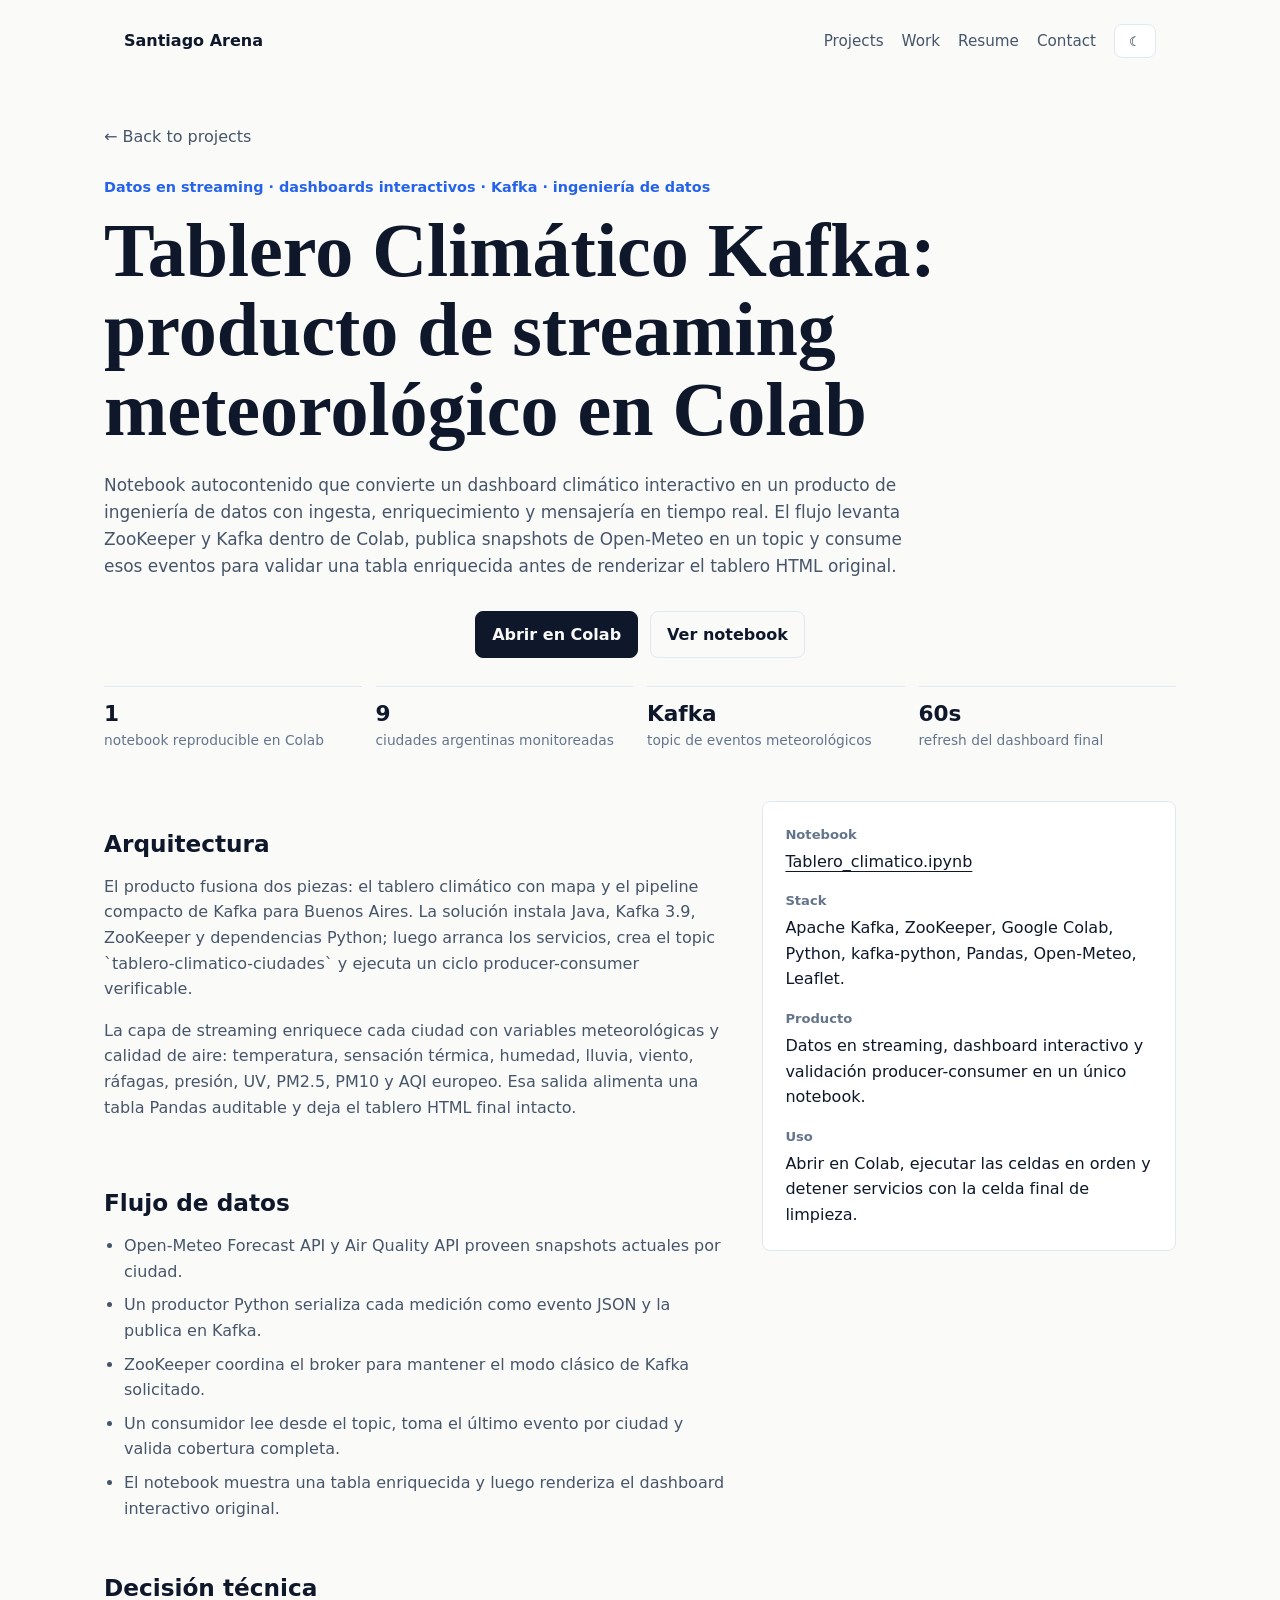
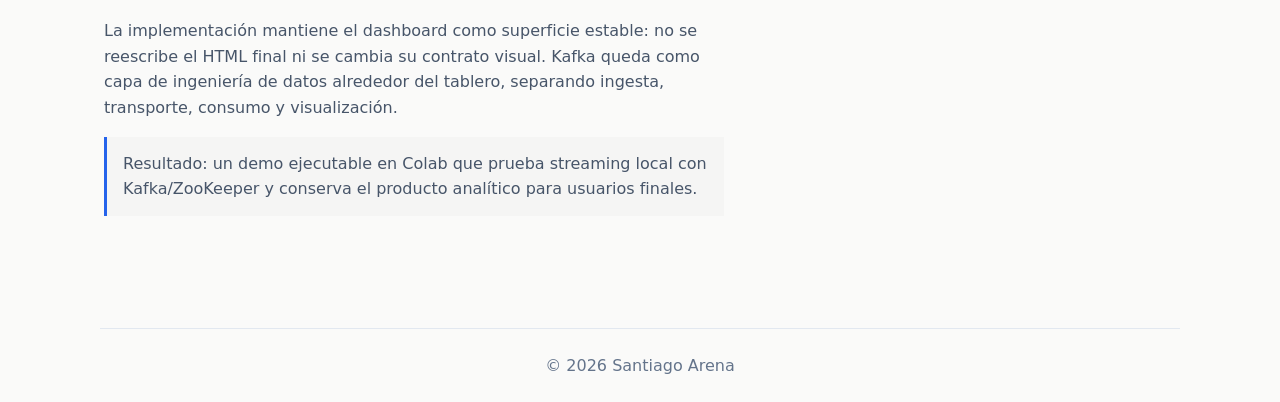
<file: projects/weather-streaming/index.html>
<!doctype html>
<html lang="es">
  <head>
    <meta charset="utf-8">
    <meta name="viewport" content="width=device-width, initial-scale=1">
    <title>Tablero Climático Kafka — Santiago Arena</title>
    <meta name="description" content="Producto de ingeniería de datos con Kafka, ZooKeeper, Open-Meteo y dashboard climático interactivo en Colab.">
    <script>
      (function () {
        const stored = localStorage.getItem("theme");
        const prefersDark = window.matchMedia("(prefers-color-scheme: dark)").matches;
        document.documentElement.classList.toggle("dark", stored ? stored === "dark" : prefersDark);
      })();
    </script>
    <link rel="stylesheet" href="../../styles.css">
  </head>
  <body>
    <header class="site-header">
      <a class="brand" href="../../">Santiago Arena</a>
      <nav class="nav" aria-label="Principal">
        <a href="../../#proyectos">Projects</a>
        <a href="../../#trabajo">Work</a>
        <a href="../../#resume">Resume</a>
        <a href="../../#contacto">Contact</a>
        <button class="theme-toggle" id="theme-toggle" type="button" aria-label="Cambiar tema" title="Cambiar tema">
          <span class="theme-icon theme-icon-light">☀</span>
          <span class="theme-icon theme-icon-dark">☾</span>
        </button>
      </nav>
    </header>

    <main class="project-page">
      <section class="project-hero">
        <a class="back-link" href="../../#proyectos">← Back to projects</a>
        <p class="project-kicker">Datos en streaming · dashboards interactivos · Kafka · ingeniería de datos</p>
        <h1>Tablero Climático Kafka: producto de streaming meteorológico en Colab</h1>
        <p class="intro">
          Notebook autocontenido que convierte un dashboard climático interactivo en un producto de ingeniería
          de datos con ingesta, enriquecimiento y mensajería en tiempo real. El flujo levanta ZooKeeper y Kafka
          dentro de Colab, publica snapshots de Open-Meteo en un topic y consume esos eventos para validar una
          tabla enriquecida antes de renderizar el tablero HTML original.
        </p>
        <div class="hero-actions" aria-label="Acciones del notebook">
          <a class="button button-primary" href="https://colab.research.google.com/github/SantiagoarenaDS/SantiagoarenaDS.github.io/blob/main/projects/weather-streaming/Tablero_climatico.ipynb" target="_blank" rel="noreferrer">Abrir en Colab</a>
          <a class="button" href="Tablero_climatico.ipynb">Ver notebook</a>
        </div>
        <div class="metric-row">
          <div class="metric"><strong>1</strong><span>notebook reproducible en Colab</span></div>
          <div class="metric"><strong>9</strong><span>ciudades argentinas monitoreadas</span></div>
          <div class="metric"><strong>Kafka</strong><span>topic de eventos meteorológicos</span></div>
          <div class="metric"><strong>60s</strong><span>refresh del dashboard final</span></div>
        </div>
      </section>

      <div class="case-layout">
        <article>
          <section class="case-section">
            <h2>Arquitectura</h2>
            <p>
              El producto fusiona dos piezas: el tablero climático con mapa y el pipeline compacto de Kafka para
              Buenos Aires. La solución instala Java, Kafka 3.9, ZooKeeper y dependencias Python; luego arranca los
              servicios, crea el topic `tablero-climatico-ciudades` y ejecuta un ciclo producer-consumer verificable.
            </p>
            <p>
              La capa de streaming enriquece cada ciudad con variables meteorológicas y calidad de aire: temperatura,
              sensación térmica, humedad, lluvia, viento, ráfagas, presión, UV, PM2.5, PM10 y AQI europeo. Esa salida
              alimenta una tabla Pandas auditable y deja el tablero HTML final intacto.
            </p>
          </section>

          <section class="case-section">
            <h2>Flujo de datos</h2>
            <ul>
              <li>Open-Meteo Forecast API y Air Quality API proveen snapshots actuales por ciudad.</li>
              <li>Un productor Python serializa cada medición como evento JSON y la publica en Kafka.</li>
              <li>ZooKeeper coordina el broker para mantener el modo clásico de Kafka solicitado.</li>
              <li>Un consumidor lee desde el topic, toma el último evento por ciudad y valida cobertura completa.</li>
              <li>El notebook muestra una tabla enriquecida y luego renderiza el dashboard interactivo original.</li>
            </ul>
          </section>

          <section class="case-section">
            <h2>Decisión técnica</h2>
            <p>
              La implementación mantiene el dashboard como superficie estable: no se reescribe el HTML final ni se
              cambia su contrato visual. Kafka queda como capa de ingeniería de datos alrededor del tablero, separando
              ingesta, transporte, consumo y visualización.
            </p>
            <p class="code-note">
              Resultado: un demo ejecutable en Colab que prueba streaming local con Kafka/ZooKeeper y conserva el
              producto analítico para usuarios finales.
            </p>
          </section>
        </article>

        <aside class="side-panel">
          <dl>
            <dt>Notebook</dt>
            <dd><a href="Tablero_climatico.ipynb">Tablero_climatico.ipynb</a></dd>
            <dt>Stack</dt>
            <dd>Apache Kafka, ZooKeeper, Google Colab, Python, kafka-python, Pandas, Open-Meteo, Leaflet.</dd>
            <dt>Producto</dt>
            <dd>Datos en streaming, dashboard interactivo y validación producer-consumer en un único notebook.</dd>
            <dt>Uso</dt>
            <dd>Abrir en Colab, ejecutar las celdas en orden y detener servicios con la celda final de limpieza.</dd>
          </dl>
        </aside>
      </div>
    </main>

    <footer>
      <p>© 2026 Santiago Arena</p>
    </footer>
    <script src="../../script.js"></script>
  </body>
</html>
</file>
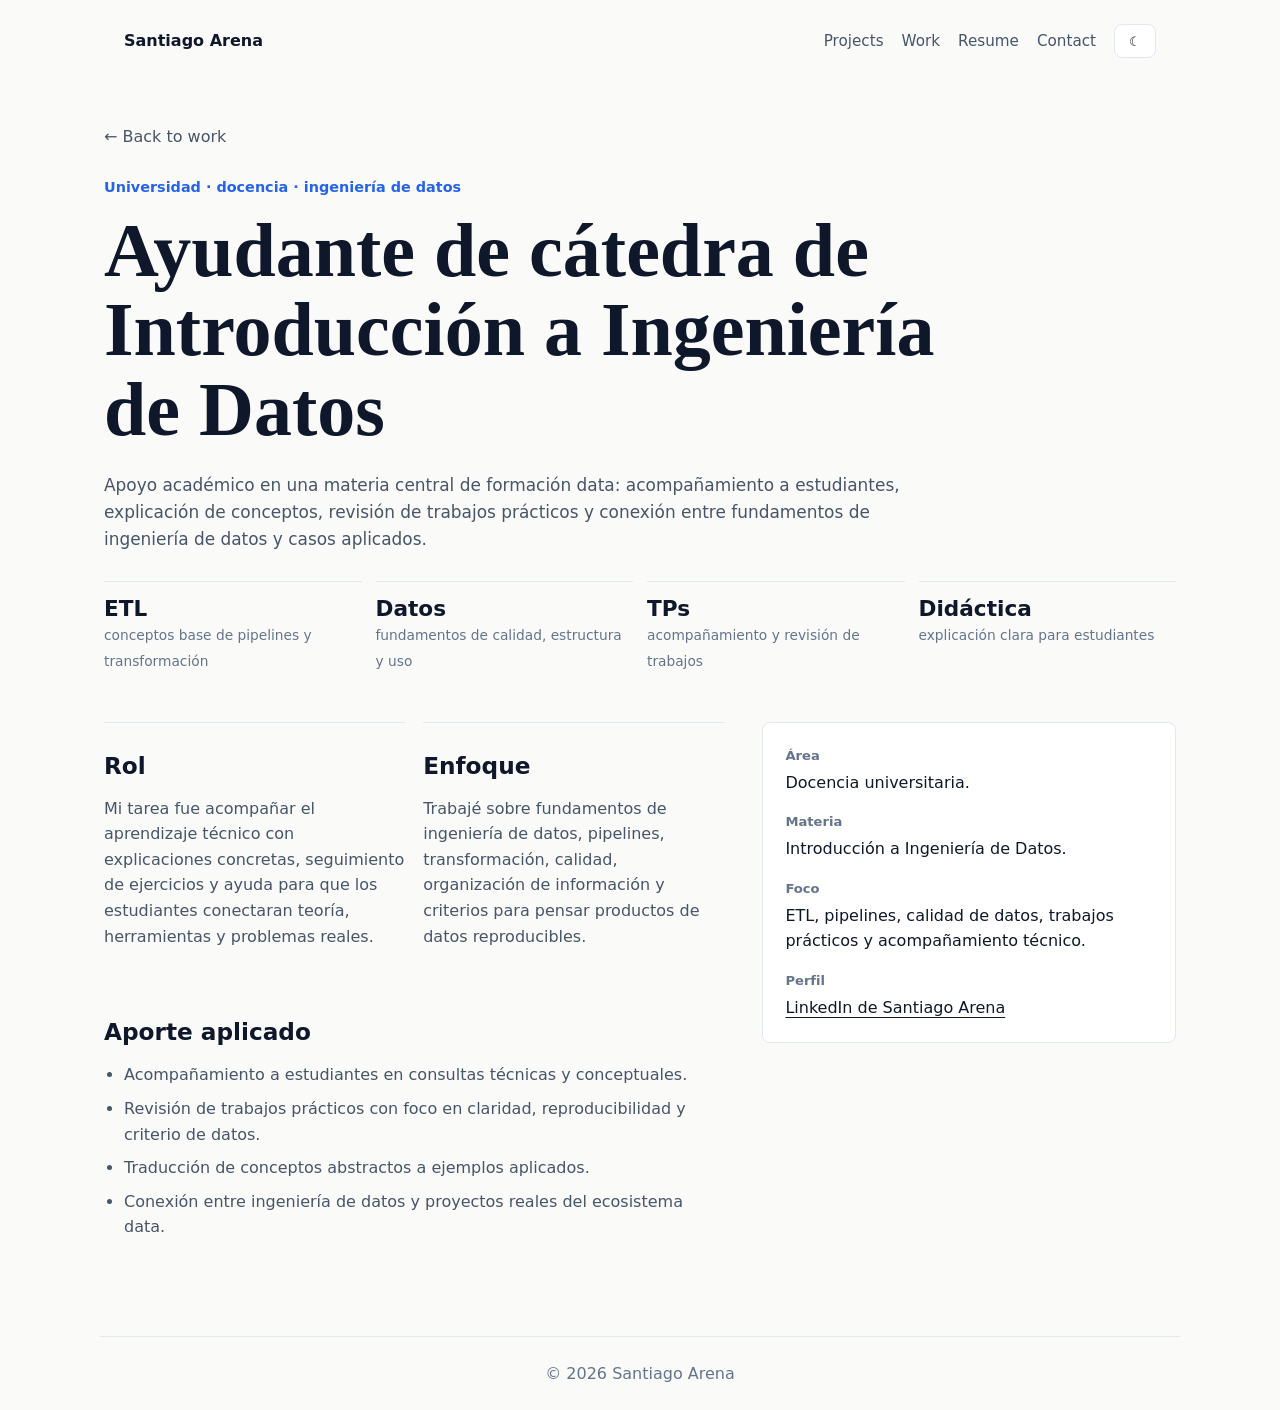
<file: work/docencia-ingenieria-datos/index.html>
<!doctype html>
<html lang="es">
  <head>
    <meta charset="utf-8">
    <meta name="viewport" content="width=device-width, initial-scale=1">
    <title>Ayudante de Ingeniería de Datos - Santiago Arena</title>
    <meta name="description" content="Experiencia docente como ayudante de cátedra en Introducción a Ingeniería de Datos.">
    <script>
      (function () {
        const stored = localStorage.getItem("theme");
        const prefersDark = window.matchMedia("(prefers-color-scheme: dark)").matches;
        document.documentElement.classList.toggle("dark", stored ? stored === "dark" : prefersDark);
      })();
    </script>
    <link rel="stylesheet" href="../../styles.css">
  </head>
  <body>
    <header class="site-header">
      <a class="brand" href="../../">Santiago Arena</a>
      <nav class="nav" aria-label="Principal">
        <a href="../../#proyectos">Projects</a>
        <a href="../../#trabajo">Work</a>
        <a href="../../#resume">Resume</a>
        <a href="../../#contacto">Contact</a>
        <button class="theme-toggle" id="theme-toggle" type="button" aria-label="Cambiar tema" title="Cambiar tema">
          <span class="theme-icon theme-icon-light">☀</span>
          <span class="theme-icon theme-icon-dark">☾</span>
        </button>
      </nav>
    </header>

    <main class="project-page">
      <section class="project-hero">
        <a class="back-link" href="../../#trabajo">← Back to work</a>
        <p class="project-kicker">Universidad · docencia · ingeniería de datos</p>
        <h1>Ayudante de cátedra de Introducción a Ingeniería de Datos</h1>
        <p class="intro">
          Apoyo académico en una materia central de formación data: acompañamiento a estudiantes, explicación de
          conceptos, revisión de trabajos prácticos y conexión entre fundamentos de ingeniería de datos y casos
          aplicados.
        </p>
        <div class="metric-row">
          <div class="metric"><strong>ETL</strong><span>conceptos base de pipelines y transformación</span></div>
          <div class="metric"><strong>Datos</strong><span>fundamentos de calidad, estructura y uso</span></div>
          <div class="metric"><strong>TPs</strong><span>acompañamiento y revisión de trabajos</span></div>
          <div class="metric"><strong>Didáctica</strong><span>explicación clara para estudiantes</span></div>
        </div>
      </section>

      <div class="case-layout">
        <article>
          <div class="work-narrative">
            <section class="case-section">
              <h2>Rol</h2>
              <p>
                Mi tarea fue acompañar el aprendizaje técnico con explicaciones concretas, seguimiento de ejercicios
                y ayuda para que los estudiantes conectaran teoría, herramientas y problemas reales.
              </p>
            </section>

            <section class="case-section">
              <h2>Enfoque</h2>
              <p>
                Trabajé sobre fundamentos de ingeniería de datos, pipelines, transformación, calidad, organización de
                información y criterios para pensar productos de datos reproducibles.
              </p>
            </section>
          </div>

          <section class="case-section">
            <h2>Aporte aplicado</h2>
            <ul>
              <li>Acompañamiento a estudiantes en consultas técnicas y conceptuales.</li>
              <li>Revisión de trabajos prácticos con foco en claridad, reproducibilidad y criterio de datos.</li>
              <li>Traducción de conceptos abstractos a ejemplos aplicados.</li>
              <li>Conexión entre ingeniería de datos y proyectos reales del ecosistema data.</li>
            </ul>
          </section>
        </article>

        <aside class="side-panel">
          <dl>
            <dt>Área</dt>
            <dd>Docencia universitaria.</dd>
            <dt>Materia</dt>
            <dd>Introducción a Ingeniería de Datos.</dd>
            <dt>Foco</dt>
            <dd>ETL, pipelines, calidad de datos, trabajos prácticos y acompañamiento técnico.</dd>
            <dt>Perfil</dt>
            <dd><a href="https://www.linkedin.com/in/santiago-arena-92a8191a2" target="_blank" rel="noreferrer">LinkedIn de Santiago Arena</a></dd>
          </dl>
        </aside>
      </div>
    </main>

    <footer>
      <p>© 2026 Santiago Arena</p>
    </footer>
    <script src="../../script.js"></script>
  </body>
</html>
</file>
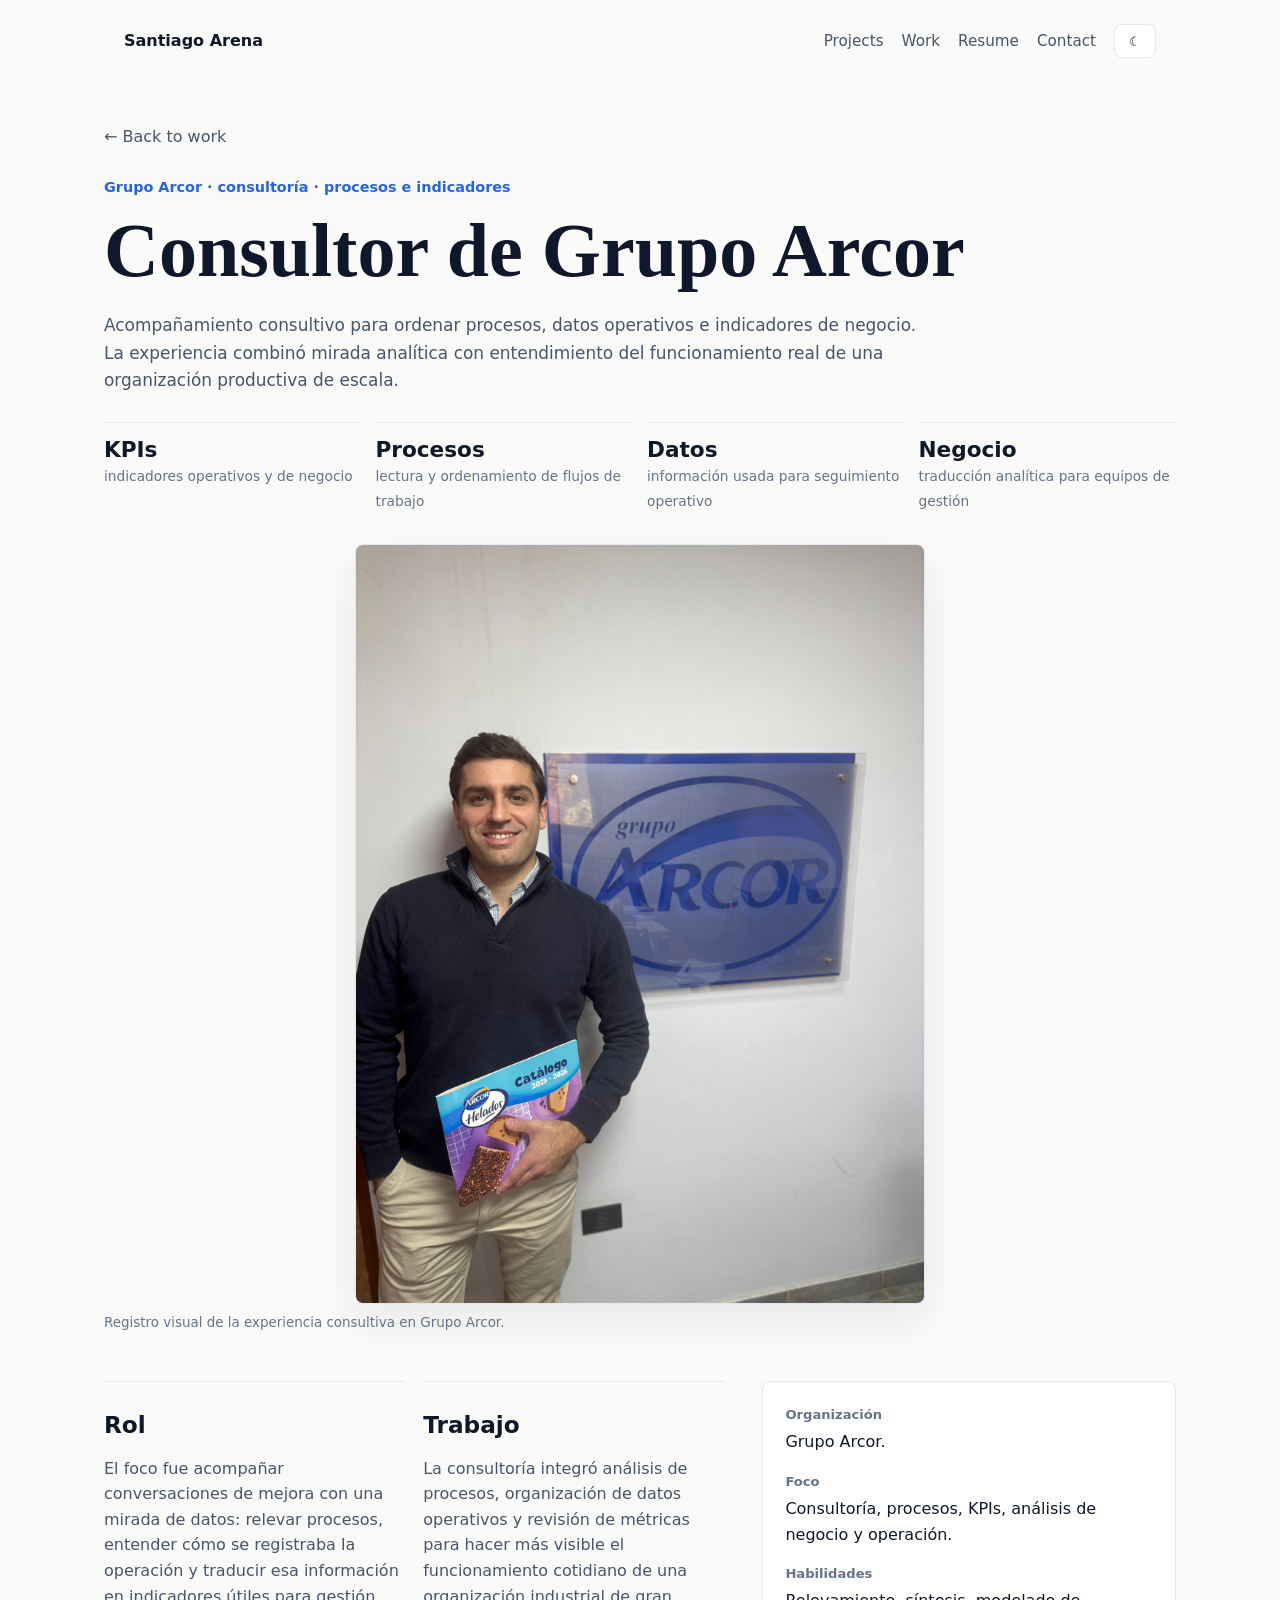
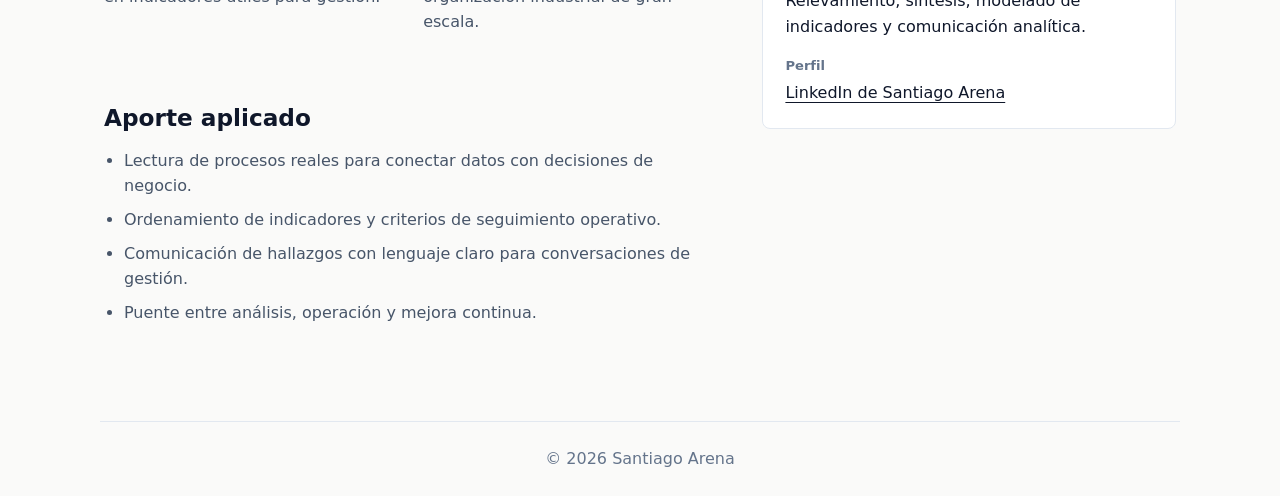
<file: work/grupo-arcor/index.html>
<!doctype html>
<html lang="es">
  <head>
    <meta charset="utf-8">
    <meta name="viewport" content="width=device-width, initial-scale=1">
    <title>Consultor de Grupo Arcor - Santiago Arena</title>
    <meta name="description" content="Experiencia de consultoría en procesos, indicadores operativos y análisis de negocio para Grupo Arcor.">
    <script>
      (function () {
        const stored = localStorage.getItem("theme");
        const prefersDark = window.matchMedia("(prefers-color-scheme: dark)").matches;
        document.documentElement.classList.toggle("dark", stored ? stored === "dark" : prefersDark);
      })();
    </script>
    <link rel="stylesheet" href="../../styles.css">
  </head>
  <body>
    <header class="site-header">
      <a class="brand" href="../../">Santiago Arena</a>
      <nav class="nav" aria-label="Principal">
        <a href="../../#proyectos">Projects</a>
        <a href="../../#trabajo">Work</a>
        <a href="../../#resume">Resume</a>
        <a href="../../#contacto">Contact</a>
        <button class="theme-toggle" id="theme-toggle" type="button" aria-label="Cambiar tema" title="Cambiar tema">
          <span class="theme-icon theme-icon-light">☀</span>
          <span class="theme-icon theme-icon-dark">☾</span>
        </button>
      </nav>
    </header>

    <main class="project-page">
      <section class="project-hero">
        <a class="back-link" href="../../#trabajo">← Back to work</a>
        <p class="project-kicker">Grupo Arcor · consultoría · procesos e indicadores</p>
        <h1>Consultor de Grupo Arcor</h1>
        <p class="intro">
          Acompañamiento consultivo para ordenar procesos, datos operativos e indicadores de negocio. La experiencia
          combinó mirada analítica con entendimiento del funcionamiento real de una organización productiva de escala.
        </p>
        <div class="metric-row">
          <div class="metric"><strong>KPIs</strong><span>indicadores operativos y de negocio</span></div>
          <div class="metric"><strong>Procesos</strong><span>lectura y ordenamiento de flujos de trabajo</span></div>
          <div class="metric"><strong>Datos</strong><span>información usada para seguimiento operativo</span></div>
          <div class="metric"><strong>Negocio</strong><span>traducción analítica para equipos de gestión</span></div>
        </div>
        <figure class="work-detail-visual">
          <a class="work-photo-link" href="../../assets/work/grupo-arcor.jpeg" target="_blank" rel="noreferrer">
            <img src="../../assets/work/grupo-arcor.jpeg" alt="Santiago Arena en Grupo Arcor">
          </a>
          <figcaption>Registro visual de la experiencia consultiva en Grupo Arcor.</figcaption>
        </figure>
      </section>

      <div class="case-layout">
        <article>
          <div class="work-narrative">
            <section class="case-section">
              <h2>Rol</h2>
              <p>
                El foco fue acompañar conversaciones de mejora con una mirada de datos: relevar procesos, entender
                cómo se registraba la operación y traducir esa información en indicadores útiles para gestión.
              </p>
            </section>

            <section class="case-section">
              <h2>Trabajo</h2>
              <p>
                La consultoría integró análisis de procesos, organización de datos operativos y revisión de métricas
                para hacer más visible el funcionamiento cotidiano de una organización industrial de gran escala.
              </p>
            </section>
          </div>

          <section class="case-section">
            <h2>Aporte aplicado</h2>
            <ul>
              <li>Lectura de procesos reales para conectar datos con decisiones de negocio.</li>
              <li>Ordenamiento de indicadores y criterios de seguimiento operativo.</li>
              <li>Comunicación de hallazgos con lenguaje claro para conversaciones de gestión.</li>
              <li>Puente entre análisis, operación y mejora continua.</li>
            </ul>
          </section>
        </article>

        <aside class="side-panel">
          <dl>
            <dt>Organización</dt>
            <dd>Grupo Arcor.</dd>
            <dt>Foco</dt>
            <dd>Consultoría, procesos, KPIs, análisis de negocio y operación.</dd>
            <dt>Habilidades</dt>
            <dd>Relevamiento, síntesis, modelado de indicadores y comunicación analítica.</dd>
            <dt>Perfil</dt>
            <dd><a href="https://www.linkedin.com/in/santiago-arena-92a8191a2" target="_blank" rel="noreferrer">LinkedIn de Santiago Arena</a></dd>
          </dl>
        </aside>
      </div>
    </main>

    <footer>
      <p>© 2026 Santiago Arena</p>
    </footer>
    <script src="../../script.js"></script>
  </body>
</html>
</file>
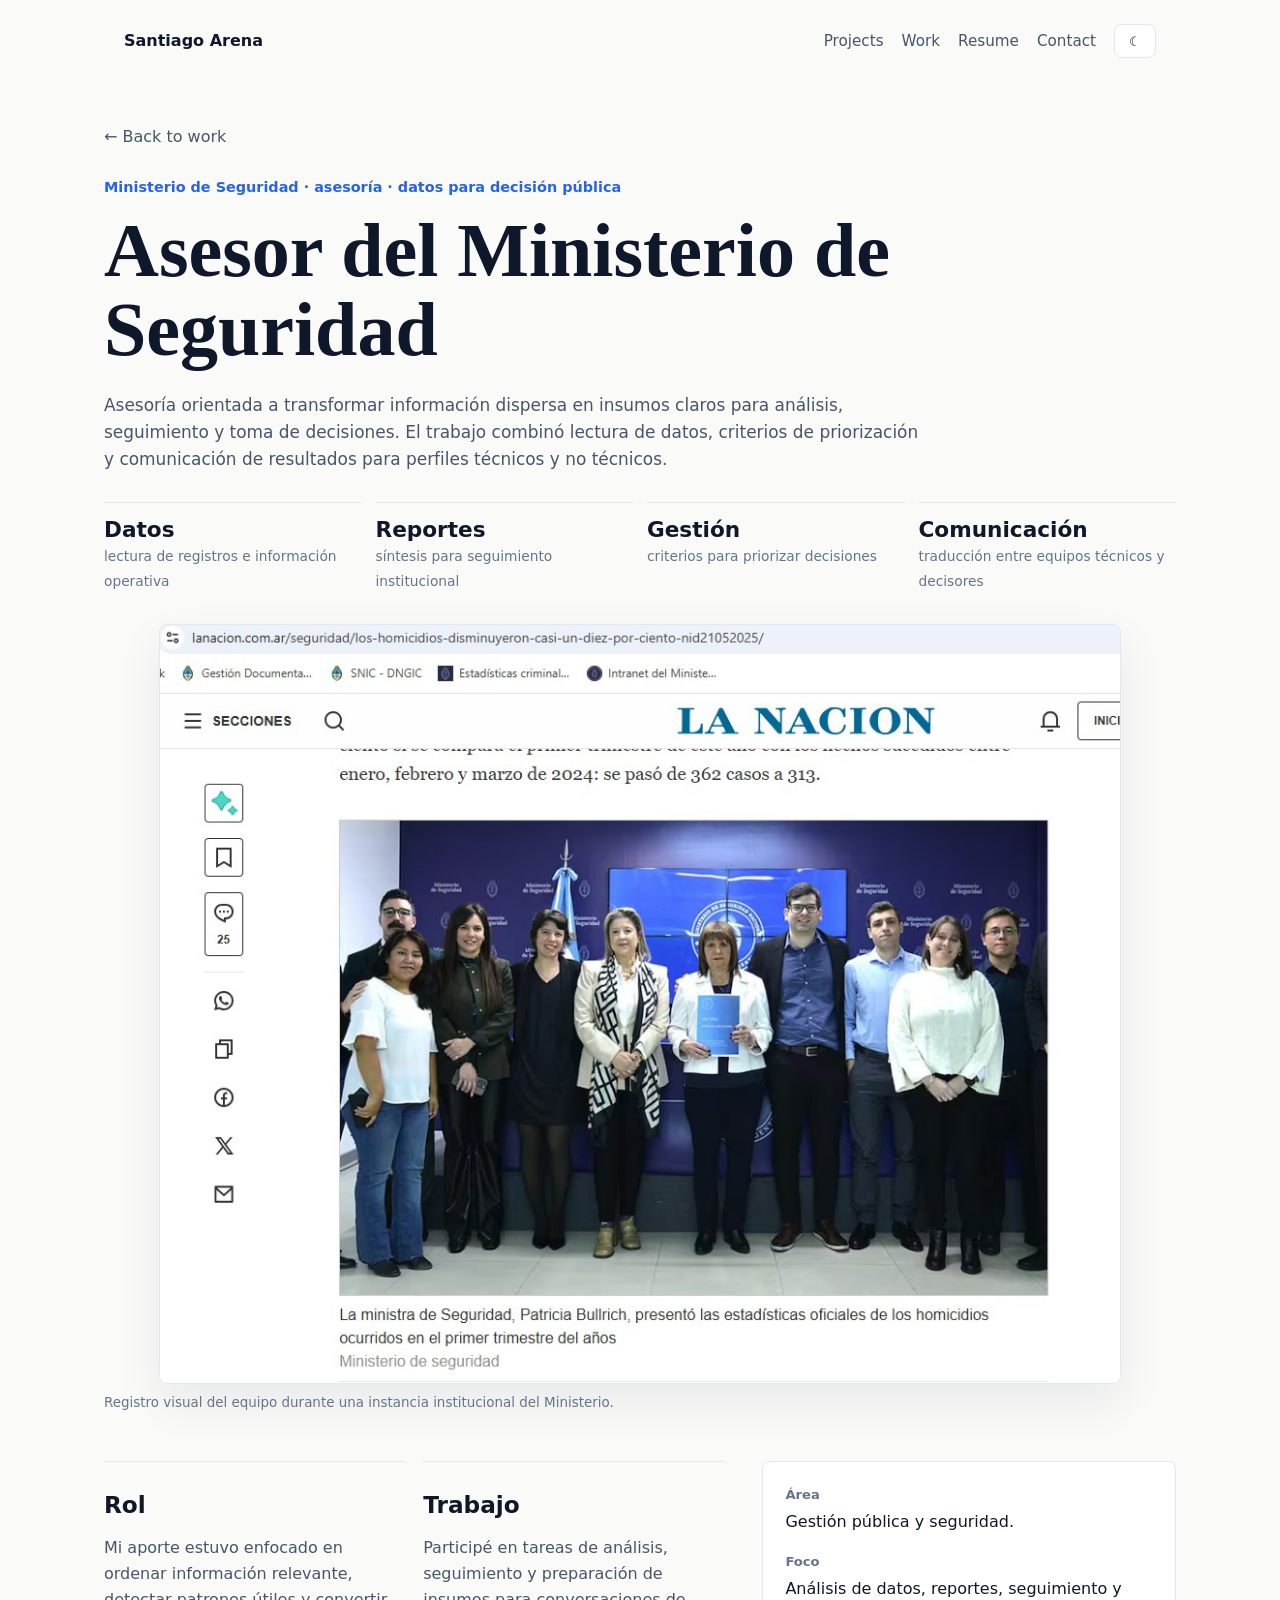
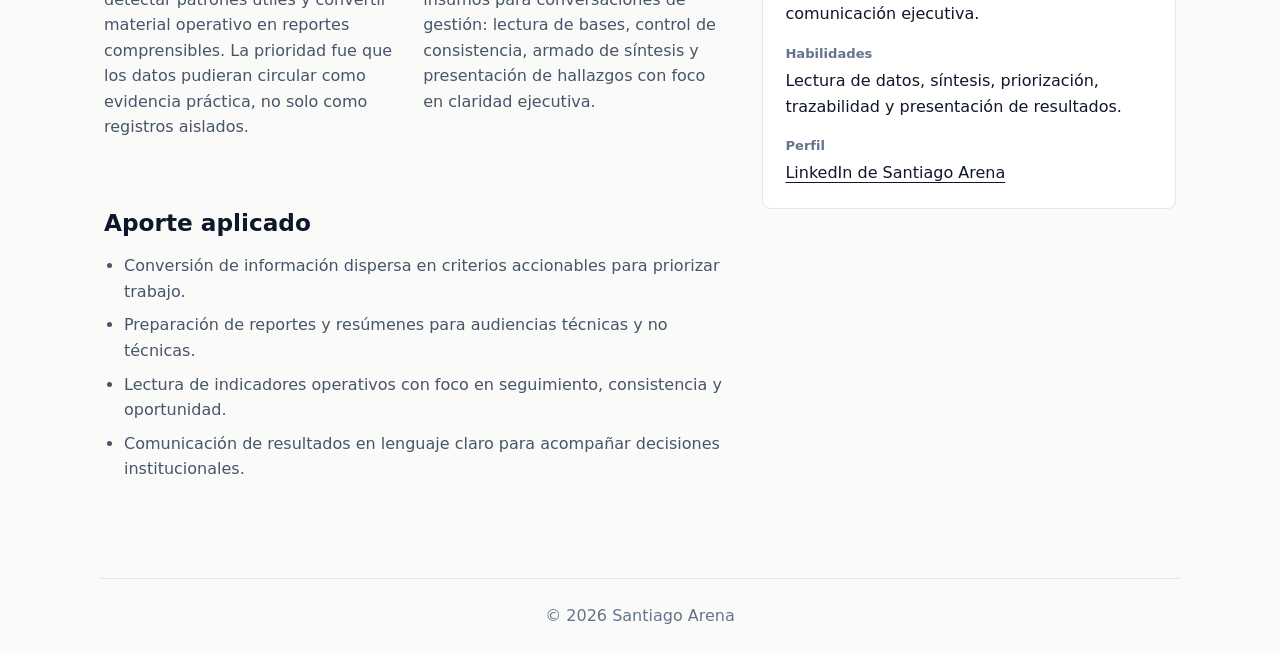
<file: work/ministerio-seguridad/index.html>
<!doctype html>
<html lang="es">
  <head>
    <meta charset="utf-8">
    <meta name="viewport" content="width=device-width, initial-scale=1">
    <title>Asesor del Ministerio de Seguridad - Santiago Arena</title>
    <meta name="description" content="Experiencia de asesoría en datos, reportes y comunicación ejecutiva para gestión pública en el Ministerio de Seguridad.">
    <script>
      (function () {
        const stored = localStorage.getItem("theme");
        const prefersDark = window.matchMedia("(prefers-color-scheme: dark)").matches;
        document.documentElement.classList.toggle("dark", stored ? stored === "dark" : prefersDark);
      })();
    </script>
    <link rel="stylesheet" href="../../styles.css">
  </head>
  <body>
    <header class="site-header">
      <a class="brand" href="../../">Santiago Arena</a>
      <nav class="nav" aria-label="Principal">
        <a href="../../#proyectos">Projects</a>
        <a href="../../#trabajo">Work</a>
        <a href="../../#resume">Resume</a>
        <a href="../../#contacto">Contact</a>
        <button class="theme-toggle" id="theme-toggle" type="button" aria-label="Cambiar tema" title="Cambiar tema">
          <span class="theme-icon theme-icon-light">☀</span>
          <span class="theme-icon theme-icon-dark">☾</span>
        </button>
      </nav>
    </header>

    <main class="project-page">
      <section class="project-hero">
        <a class="back-link" href="../../#trabajo">← Back to work</a>
        <p class="project-kicker">Ministerio de Seguridad · asesoría · datos para decisión pública</p>
        <h1>Asesor del Ministerio de Seguridad</h1>
        <p class="intro">
          Asesoría orientada a transformar información dispersa en insumos claros para análisis, seguimiento y toma
          de decisiones. El trabajo combinó lectura de datos, criterios de priorización y comunicación de resultados
          para perfiles técnicos y no técnicos.
        </p>
        <div class="metric-row">
          <div class="metric"><strong>Datos</strong><span>lectura de registros e información operativa</span></div>
          <div class="metric"><strong>Reportes</strong><span>síntesis para seguimiento institucional</span></div>
          <div class="metric"><strong>Gestión</strong><span>criterios para priorizar decisiones</span></div>
          <div class="metric"><strong>Comunicación</strong><span>traducción entre equipos técnicos y decisores</span></div>
        </div>
        <figure class="work-detail-visual">
          <a class="work-photo-link" href="../../assets/work/ministerio-seguridad.jpeg" target="_blank" rel="noreferrer">
            <img src="../../assets/work/ministerio-seguridad.jpeg" alt="Equipo del Ministerio de Seguridad en una nota periodística">
          </a>
          <figcaption>Registro visual del equipo durante una instancia institucional del Ministerio.</figcaption>
        </figure>
      </section>

      <div class="case-layout">
        <article>
          <div class="work-narrative">
            <section class="case-section">
              <h2>Rol</h2>
              <p>
                Mi aporte estuvo enfocado en ordenar información relevante, detectar patrones útiles y convertir
                material operativo en reportes comprensibles. La prioridad fue que los datos pudieran circular como
                evidencia práctica, no solo como registros aislados.
              </p>
            </section>

            <section class="case-section">
              <h2>Trabajo</h2>
              <p>
                Participé en tareas de análisis, seguimiento y preparación de insumos para conversaciones de gestión:
                lectura de bases, control de consistencia, armado de síntesis y presentación de hallazgos con foco en
                claridad ejecutiva.
              </p>
            </section>
          </div>

          <section class="case-section">
            <h2>Aporte aplicado</h2>
            <ul>
              <li>Conversión de información dispersa en criterios accionables para priorizar trabajo.</li>
              <li>Preparación de reportes y resúmenes para audiencias técnicas y no técnicas.</li>
              <li>Lectura de indicadores operativos con foco en seguimiento, consistencia y oportunidad.</li>
              <li>Comunicación de resultados en lenguaje claro para acompañar decisiones institucionales.</li>
            </ul>
          </section>
        </article>

        <aside class="side-panel">
          <dl>
            <dt>Área</dt>
            <dd>Gestión pública y seguridad.</dd>
            <dt>Foco</dt>
            <dd>Análisis de datos, reportes, seguimiento y comunicación ejecutiva.</dd>
            <dt>Habilidades</dt>
            <dd>Lectura de datos, síntesis, priorización, trazabilidad y presentación de resultados.</dd>
            <dt>Perfil</dt>
            <dd><a href="https://www.linkedin.com/in/santiago-arena-92a8191a2" target="_blank" rel="noreferrer">LinkedIn de Santiago Arena</a></dd>
          </dl>
        </aside>
      </div>
    </main>

    <footer>
      <p>© 2026 Santiago Arena</p>
    </footer>
    <script src="../../script.js"></script>
  </body>
</html>
</file>
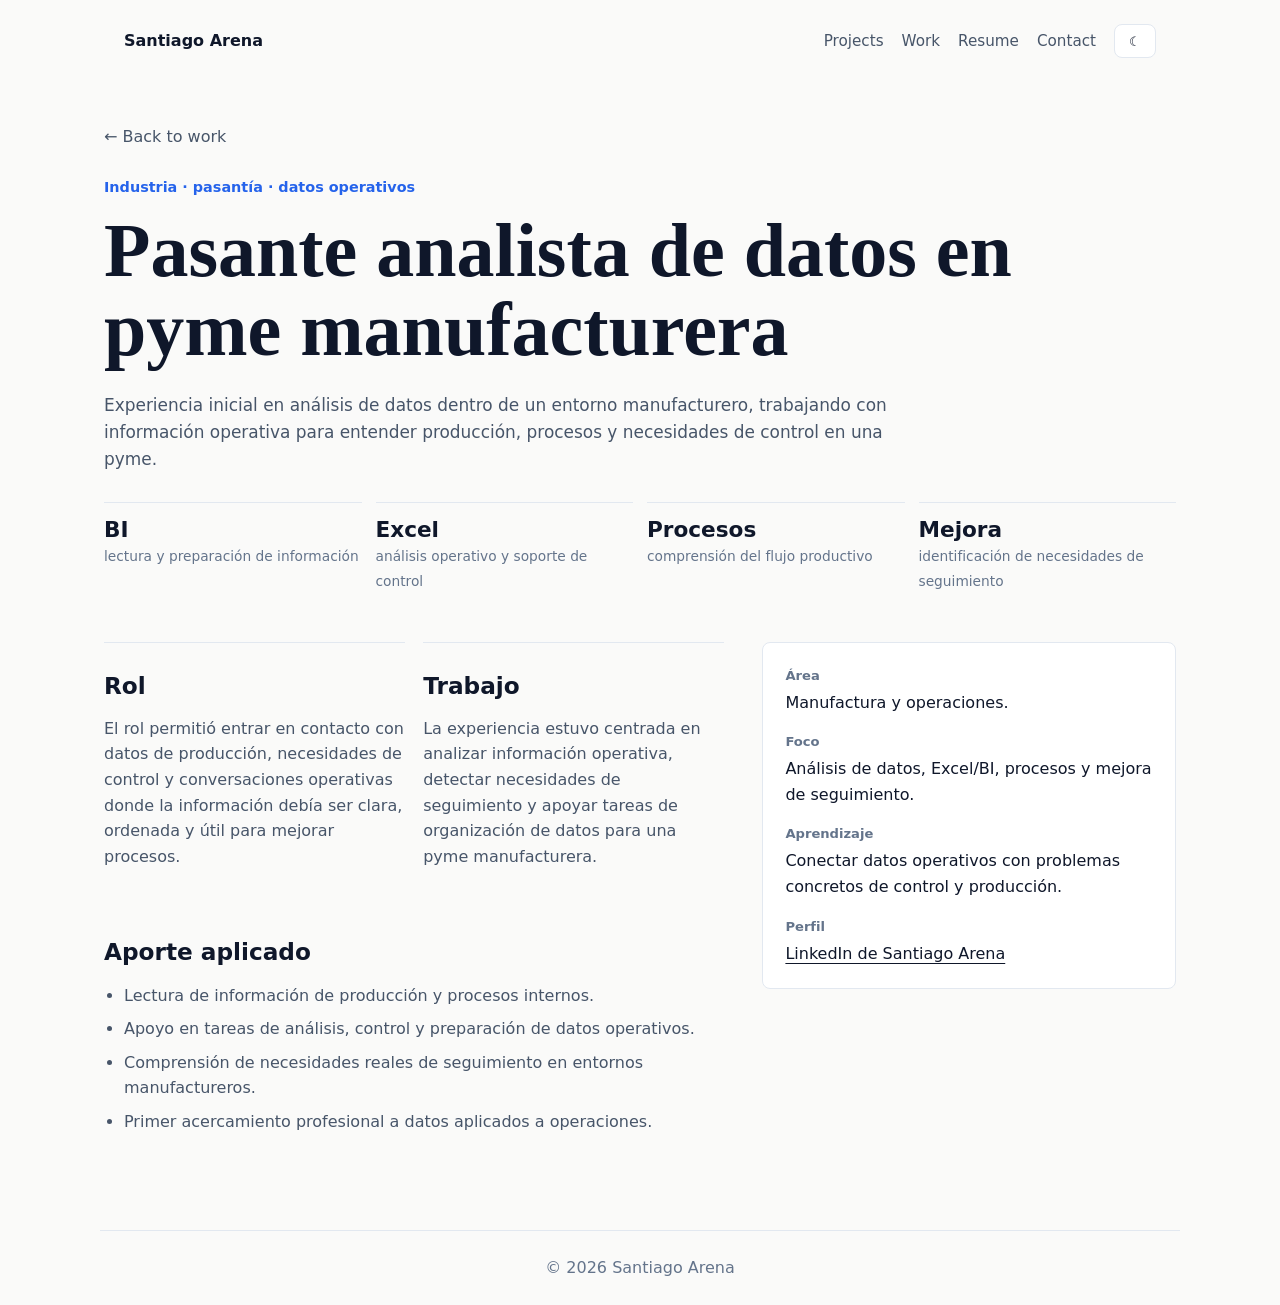
<file: work/pasantia-manufacturera/index.html>
<!doctype html>
<html lang="es">
  <head>
    <meta charset="utf-8">
    <meta name="viewport" content="width=device-width, initial-scale=1">
    <title>Pasante analista de datos - Santiago Arena</title>
    <meta name="description" content="Experiencia inicial como pasante analista de datos en entorno manufacturero.">
    <script>
      (function () {
        const stored = localStorage.getItem("theme");
        const prefersDark = window.matchMedia("(prefers-color-scheme: dark)").matches;
        document.documentElement.classList.toggle("dark", stored ? stored === "dark" : prefersDark);
      })();
    </script>
    <link rel="stylesheet" href="../../styles.css">
  </head>
  <body>
    <header class="site-header">
      <a class="brand" href="../../">Santiago Arena</a>
      <nav class="nav" aria-label="Principal">
        <a href="../../#proyectos">Projects</a>
        <a href="../../#trabajo">Work</a>
        <a href="../../#resume">Resume</a>
        <a href="../../#contacto">Contact</a>
        <button class="theme-toggle" id="theme-toggle" type="button" aria-label="Cambiar tema" title="Cambiar tema">
          <span class="theme-icon theme-icon-light">☀</span>
          <span class="theme-icon theme-icon-dark">☾</span>
        </button>
      </nav>
    </header>

    <main class="project-page">
      <section class="project-hero">
        <a class="back-link" href="../../#trabajo">← Back to work</a>
        <p class="project-kicker">Industria · pasantía · datos operativos</p>
        <h1>Pasante analista de datos en pyme manufacturera</h1>
        <p class="intro">
          Experiencia inicial en análisis de datos dentro de un entorno manufacturero, trabajando con información
          operativa para entender producción, procesos y necesidades de control en una pyme.
        </p>
        <div class="metric-row">
          <div class="metric"><strong>BI</strong><span>lectura y preparación de información</span></div>
          <div class="metric"><strong>Excel</strong><span>análisis operativo y soporte de control</span></div>
          <div class="metric"><strong>Procesos</strong><span>comprensión del flujo productivo</span></div>
          <div class="metric"><strong>Mejora</strong><span>identificación de necesidades de seguimiento</span></div>
        </div>
      </section>

      <div class="case-layout">
        <article>
          <div class="work-narrative">
            <section class="case-section">
              <h2>Rol</h2>
              <p>
                El rol permitió entrar en contacto con datos de producción, necesidades de control y conversaciones
                operativas donde la información debía ser clara, ordenada y útil para mejorar procesos.
              </p>
            </section>

            <section class="case-section">
              <h2>Trabajo</h2>
              <p>
                La experiencia estuvo centrada en analizar información operativa, detectar necesidades de seguimiento
                y apoyar tareas de organización de datos para una pyme manufacturera.
              </p>
            </section>
          </div>

          <section class="case-section">
            <h2>Aporte aplicado</h2>
            <ul>
              <li>Lectura de información de producción y procesos internos.</li>
              <li>Apoyo en tareas de análisis, control y preparación de datos operativos.</li>
              <li>Comprensión de necesidades reales de seguimiento en entornos manufactureros.</li>
              <li>Primer acercamiento profesional a datos aplicados a operaciones.</li>
            </ul>
          </section>
        </article>

        <aside class="side-panel">
          <dl>
            <dt>Área</dt>
            <dd>Manufactura y operaciones.</dd>
            <dt>Foco</dt>
            <dd>Análisis de datos, Excel/BI, procesos y mejora de seguimiento.</dd>
            <dt>Aprendizaje</dt>
            <dd>Conectar datos operativos con problemas concretos de control y producción.</dd>
            <dt>Perfil</dt>
            <dd><a href="https://www.linkedin.com/in/santiago-arena-92a8191a2" target="_blank" rel="noreferrer">LinkedIn de Santiago Arena</a></dd>
          </dl>
        </aside>
      </div>
    </main>

    <footer>
      <p>© 2026 Santiago Arena</p>
    </footer>
    <script src="../../script.js"></script>
  </body>
</html>
</file>
<file: styles.css>
:root {
  color-scheme: light;
  --bg: #fafaf9;
  --surface: #ffffff;
  --surface-soft: #f5f5f4;
  --text: #0f172a;
  --muted: #475569;
  --subtle: #64748b;
  --border: #e2e8f0;
  --accent: #2563eb;
  --accent-strong: #1d4ed8;
  --shadow: 0 18px 45px rgba(15, 23, 42, 0.08);
}

.dark {
  color-scheme: dark;
  --bg: #0f172a;
  --surface: #172033;
  --surface-soft: #111827;
  --text: #f8fafc;
  --muted: #cbd5e1;
  --subtle: #94a3b8;
  --border: #334155;
  --accent: #60a5fa;
  --accent-strong: #93c5fd;
  --shadow: 0 18px 45px rgba(0, 0, 0, 0.24);
}

* {
  box-sizing: border-box;
}

html {
  scroll-behavior: smooth;
}

body {
  margin: 0;
  background: var(--bg);
  color: var(--text);
  font-family: Inter, ui-sans-serif, system-ui, -apple-system, BlinkMacSystemFont, "Segoe UI", sans-serif;
  line-height: 1.6;
}

a {
  color: inherit;
  text-decoration-thickness: 1px;
  text-underline-offset: 4px;
}

.site-header {
  align-items: center;
  display: flex;
  justify-content: space-between;
  margin: 0 auto;
  max-width: 1080px;
  padding: 24px;
}

.brand {
  font-weight: 700;
  text-decoration: none;
}

.nav {
  align-items: center;
  display: flex;
  gap: 18px;
  font-size: 0.95rem;
}

.nav a {
  color: var(--muted);
  text-decoration: none;
}

.nav a:hover {
  color: var(--text);
  text-decoration: underline;
}

.theme-toggle {
  align-items: center;
  background: var(--surface);
  border: 1px solid var(--border);
  border-radius: 8px;
  color: var(--text);
  cursor: pointer;
  display: inline-flex;
  height: 34px;
  justify-content: center;
  width: 42px;
}

.theme-toggle:hover {
  background: var(--surface-soft);
}

.theme-icon-light,
.dark .theme-icon-dark {
  display: none;
}

.dark .theme-icon-light,
.theme-icon-dark {
  display: inline;
}

main {
  margin: 0 auto;
  max-width: 1080px;
  padding: 0 24px 72px;
}

.hero {
  margin: 0 auto;
  max-width: 760px;
  padding: 56px 0 72px;
  text-align: center;
}

.portrait {
  aspect-ratio: 1;
  border: 1px solid var(--border);
  border-radius: 50%;
  box-shadow: var(--shadow);
  object-fit: cover;
  object-position: 50% 42%;
}

.eyebrow {
  color: var(--accent);
  font-size: 0.9rem;
  font-weight: 700;
  letter-spacing: 0;
  margin: 28px 0 10px;
}

h1,
h2,
h3,
p {
  margin-top: 0;
}

h1 {
  font-family: Georgia, "Times New Roman", serif;
  font-size: clamp(2.6rem, 7vw, 4.75rem);
  line-height: 1.05;
  margin-bottom: 22px;
}

h2 {
  font-size: 1.45rem;
  margin-bottom: 12px;
}

h3 {
  font-size: 1.05rem;
  margin-bottom: 12px;
}

.intro {
  color: var(--muted);
  font-size: 1.06rem;
  margin: 0 auto;
  max-width: 690px;
}

.hero-actions {
  display: flex;
  flex-wrap: wrap;
  gap: 12px;
  justify-content: center;
  margin-top: 30px;
}

.button {
  border: 1px solid var(--border);
  border-radius: 8px;
  color: var(--text);
  font-weight: 700;
  min-width: 112px;
  padding: 10px 16px;
  text-decoration: none;
}

.button:hover {
  background: var(--surface-soft);
}

.button-primary {
  background: var(--text);
  border-color: var(--text);
  color: var(--bg);
}

.button-primary:hover {
  background: var(--accent-strong);
  border-color: var(--accent-strong);
  color: #ffffff;
}

.section {
  padding: 40px 0 58px;
}

.section-heading {
  margin: 0 auto 26px;
  max-width: 680px;
  text-align: center;
}

.section-heading p,
.contact-section p {
  color: var(--muted);
  margin-bottom: 0;
}

.project-grid {
  display: grid;
  gap: 20px;
  grid-template-columns: repeat(3, minmax(0, 1fr));
}

.project-card {
  background: var(--surface);
  border: 1px solid var(--border);
  border-radius: 8px;
  box-shadow: 0 1px 0 rgba(15, 23, 42, 0.03);
  display: flex;
  flex-direction: column;
  min-height: 320px;
  padding: 22px;
}

.project-card:hover {
  box-shadow: var(--shadow);
  transform: translateY(-2px);
  transition: box-shadow 180ms ease, transform 180ms ease;
}

.project-meta,
.tags {
  color: var(--subtle);
  font-size: 0.82rem;
}

.project-card p {
  color: var(--muted);
}

.project-card a {
  color: var(--accent);
  font-weight: 700;
  margin-top: auto;
}

.work-grid {
  display: grid;
  gap: 18px;
  grid-template-columns: repeat(2, minmax(0, 1fr));
}

.work-card {
  background: var(--surface);
  border: 1px solid var(--border);
  border-radius: 8px;
  color: inherit;
  cursor: pointer;
  display: flex;
  flex-direction: column;
  min-height: 240px;
  overflow: hidden;
  text-decoration: none;
  transition: box-shadow 180ms ease, transform 180ms ease, border-color 180ms ease;
}

.work-card:hover {
  border-color: color-mix(in srgb, var(--accent) 32%, var(--border));
  box-shadow: var(--shadow);
  transform: translateY(-2px);
}

.work-card:focus-visible {
  outline: 3px solid color-mix(in srgb, var(--accent) 60%, transparent);
  outline-offset: 4px;
}

.work-card p {
  color: var(--muted);
  padding-left: 22px;
  padding-right: 22px;
}

.work-card .tags {
  margin-bottom: 0;
}

.work-card .project-meta,
.work-card h3 {
  padding-left: 22px;
  padding-right: 22px;
}

.work-card .project-meta {
  margin-top: 18px;
}

.work-image {
  aspect-ratio: 16 / 9;
  border-bottom: 1px solid var(--border);
  display: block;
  height: auto;
  object-fit: cover;
  object-position: center;
  width: 100%;
}

.work-image-arcor {
  object-position: 50% 50%;
}

.work-link {
  color: var(--accent);
  font-size: 0.9rem;
  font-weight: 700;
  margin-top: auto;
  padding: 12px 22px 22px;
}

.work-detail-visual {
  margin: 30px 0 0;
}

.work-photo-link {
  display: block;
  text-decoration: none;
}

.work-photo-link img {
  background: var(--surface);
  border: 1px solid var(--border);
  border-radius: 8px;
  box-shadow: var(--shadow);
  display: block;
  height: auto;
  margin: 0 auto;
  max-height: 760px;
  max-width: 100%;
  object-fit: contain;
  width: auto;
}

.work-photo-link:hover img {
  border-color: color-mix(in srgb, var(--accent) 35%, var(--border));
}

.work-narrative {
  display: grid;
  gap: 18px;
  grid-template-columns: repeat(2, minmax(0, 1fr));
}

.work-narrative .case-section {
  border-top: 1px solid var(--border);
}

.feature-card {
  border-color: color-mix(in srgb, var(--accent) 30%, var(--border));
}

.project-page {
  max-width: 1120px;
}

.project-hero {
  padding: 42px 0 48px;
}

.project-kicker {
  color: var(--accent);
  font-size: 0.9rem;
  font-weight: 700;
  margin-bottom: 12px;
}

.project-hero h1 {
  max-width: 920px;
}

.project-hero .intro {
  margin-left: 0;
  max-width: 820px;
  text-align: left;
}

.back-link {
  color: var(--muted);
  display: inline-block;
  margin-bottom: 26px;
  text-decoration: none;
}

.back-link:hover {
  color: var(--text);
  text-decoration: underline;
}

.metric-row {
  display: grid;
  gap: 14px;
  grid-template-columns: repeat(4, minmax(0, 1fr));
  margin-top: 28px;
}

.metric {
  border-top: 1px solid var(--border);
  padding-top: 14px;
}

.metric strong {
  display: block;
  font-size: 1.35rem;
  line-height: 1.2;
}

.metric span {
  color: var(--subtle);
  font-size: 0.86rem;
}

.case-layout {
  display: grid;
  gap: 38px;
  grid-template-columns: minmax(0, 1.2fr) minmax(260px, 0.8fr);
}

.case-section {
  padding: 24px 0;
}

.case-section p,
.case-section li {
  color: var(--muted);
}

.case-section ul {
  margin: 0;
  padding-left: 20px;
}

.case-section li + li {
  margin-top: 8px;
}

.side-panel {
  align-self: start;
  background: var(--surface);
  border: 1px solid var(--border);
  border-radius: 8px;
  padding: 22px;
}

.side-panel dl {
  margin: 0;
}

.side-panel dt {
  color: var(--subtle);
  font-size: 0.82rem;
  font-weight: 700;
  margin-top: 16px;
}

.side-panel dt:first-child {
  margin-top: 0;
}

.side-panel dd {
  margin: 4px 0 0;
}

.hero-visual {
  border: 1px solid var(--border);
  border-radius: 8px;
  box-shadow: var(--shadow);
  display: block;
  margin-top: 28px;
  max-width: 100%;
}

.image-grid {
  display: grid;
  gap: 18px;
  grid-template-columns: repeat(2, minmax(0, 1fr));
}

.image-grid figure,
.wide-figure {
  margin: 0;
}

.image-grid img,
.wide-figure img {
  background: var(--surface);
  border: 1px solid var(--border);
  border-radius: 8px;
  display: block;
  height: auto;
  width: 100%;
}

figcaption {
  color: var(--subtle);
  font-size: 0.84rem;
  margin-top: 8px;
}

.slide-gallery {
  display: grid;
  gap: 14px;
  grid-template-columns: repeat(3, minmax(0, 1fr));
}

.slide-gallery img {
  background: var(--surface);
  border: 1px solid var(--border);
  border-radius: 8px;
  display: block;
  width: 100%;
}

.code-note {
  background: var(--surface-soft);
  border-left: 3px solid var(--accent);
  color: var(--muted);
  padding: 14px 16px;
}

.resume-layout {
  display: grid;
  gap: 18px;
  grid-template-columns: repeat(3, minmax(0, 1fr));
}

.resume-block {
  border-top: 1px solid var(--border);
  padding-top: 18px;
}

.resume-block p {
  color: var(--muted);
  margin-bottom: 0;
}

.contact-section {
  text-align: center;
}

.contact-links {
  display: flex;
  gap: 18px;
  justify-content: center;
  margin-top: 18px;
}

.contact-links a {
  color: var(--accent);
  font-weight: 700;
}

footer {
  border-top: 1px solid var(--border);
  color: var(--subtle);
  margin: 0 auto;
  max-width: 1080px;
  padding: 24px;
  text-align: center;
}

footer p {
  margin-bottom: 0;
}

@media (max-width: 820px) {
  .site-header {
    align-items: flex-start;
    flex-direction: column;
    gap: 16px;
  }

  .nav {
    flex-wrap: wrap;
  }

  .hero {
    padding-top: 34px;
  }

  .project-grid,
  .work-grid,
  .resume-layout,
  .metric-row,
  .case-layout,
  .work-narrative,
  .image-grid,
  .slide-gallery {
    grid-template-columns: 1fr;
  }

  .project-card {
    min-height: auto;
  }
}

@media (max-width: 520px) {
  .site-header,
  main,
  footer {
    padding-left: 18px;
    padding-right: 18px;
  }

  .nav {
    gap: 12px;
    width: 100%;
  }

  .theme-toggle {
    margin-left: auto;
  }

  .hero {
    padding-bottom: 52px;
  }
}
</file>
